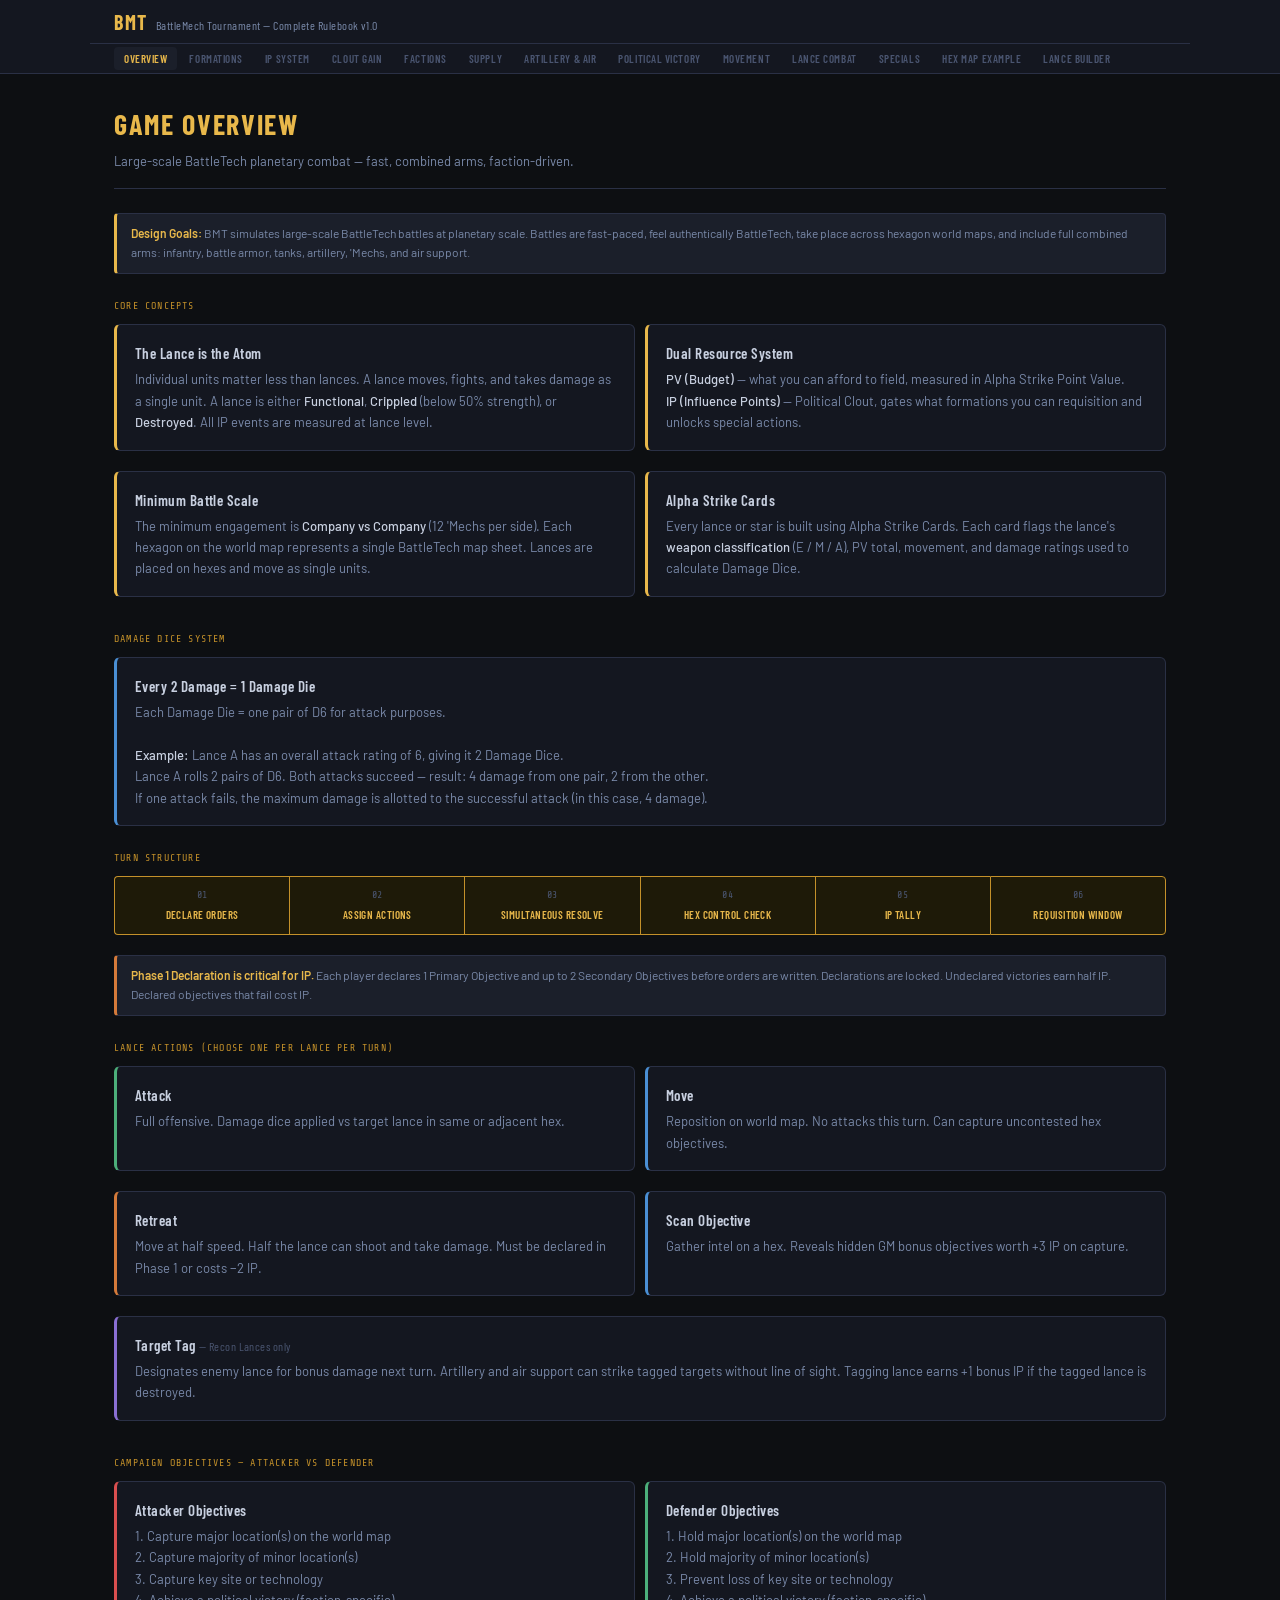
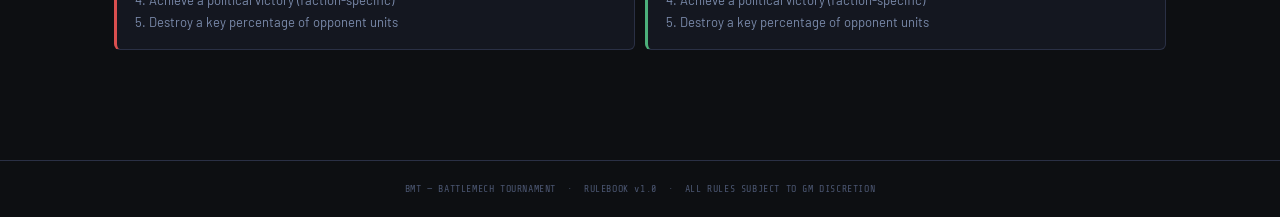
<file: index.html>
<!DOCTYPE html>
<html lang="en">
<head>
<meta charset="UTF-8">
<meta name="viewport" content="width=device-width, initial-scale=1.0">
<title>BMT — BattleMech Tournament Rulebook</title>
<link href="https://fonts.googleapis.com/css2?family=Share+Tech+Mono&family=Barlow:wght@300;400;500;600&family=Barlow+Condensed:wght@400;600;700&display=swap" rel="stylesheet">
<style>
  :root {
    --bg:       #0d0f12;
    --bg2:      #141720;
    --bg3:      #1b1f2a;
    --bg4:      #222738;
    --border:   #2a3045;
    --border2:  #3a4460;
    --text:     #c8d0e0;
    --text2:    #7a8aaa;
    --text3:    #4a5570;
    --accent:   #e8b84b;
    --accent2:  #c4912a;
    --red:      #d94f4f;
    --green:    #4caf7a;
    --blue:     #4a8fd4;
    --purple:   #8a6fd4;
    --teal:     #3ab8a0;
    --orange:   #d47a3a;
    --mono:     'Share Tech Mono', monospace;
    --sans:     'Barlow', sans-serif;
    --cond:     'Barlow Condensed', sans-serif;
  }

  * { box-sizing: border-box; margin: 0; padding: 0; }

  body {
    background: var(--bg);
    color: var(--text);
    font-family: var(--sans);
    font-size: 14px;
    line-height: 1.6;
    min-height: 100vh;
  }

  /* HEADER */
  header {
    background: var(--bg2);
    border-bottom: 1px solid var(--border);
    position: sticky;
    top: 0;
    z-index: 100;
  }

  .header-inner {
    max-width: 1100px;
    margin: 0 auto;
    padding: 0 24px;
    display: flex;
    align-items: center;
    height: 44px;
    border-bottom: 1px solid var(--border);
  }

  .logo {
    font-family: var(--cond);
    font-size: 20px;
    font-weight: 700;
    color: var(--accent);
    letter-spacing: 0.08em;
    white-space: nowrap;
  }

  .logo span { color: var(--text2); font-weight: 400; font-size: 12px; letter-spacing: 0.04em; margin-left: 8px; }

  /* NAV TABS - full width row */
  .nav-row {
    max-width: 1100px;
    margin: 0 auto;
    padding: 3px 24px;
  }
  nav {
    display: flex;
    gap: 2px;
    flex-wrap: wrap;
  }

  .nav-tab {
    font-family: var(--cond);
    font-size: 11px;
    font-weight: 600;
    letter-spacing: 0.05em;
    text-transform: uppercase;
    color: var(--text3);
    padding: 5px 10px;
    border-radius: 4px;
    cursor: pointer;
    white-space: nowrap;
    border: none;
    background: none;
    transition: color 0.15s, background 0.15s;
  }
  .nav-tab:hover { color: var(--text2); background: var(--bg3); }
  .nav-tab.on { color: var(--accent); background: var(--bg3); }

  /* MAIN */
  main {
    max-width: 1100px;
    margin: 0 auto;
    padding: 28px 24px 60px;
  }

  .page { display: none; }
  .page.on { display: block; }

  /* SECTION HEADINGS */
  .page-title {
    font-family: var(--cond);
    font-size: 28px;
    font-weight: 700;
    color: var(--accent);
    letter-spacing: 0.06em;
    text-transform: uppercase;
    margin-bottom: 4px;
  }
  .page-sub {
    font-size: 13px;
    color: var(--text2);
    margin-bottom: 24px;
    border-bottom: 1px solid var(--border);
    padding-bottom: 16px;
  }

  .sec-label {
    font-family: var(--mono);
    font-size: 10px;
    color: var(--accent2);
    letter-spacing: 0.12em;
    text-transform: uppercase;
    margin: 24px 0 10px;
  }

  /* CARDS */
  .card {
    background: var(--bg2);
    border: 1px solid var(--border);
    border-radius: 6px;
    padding: 16px 18px;
    margin-bottom: 10px;
  }
  .card.accent-l { border-left: 3px solid var(--accent); }
  .card.green-l  { border-left: 3px solid var(--green); }
  .card.red-l    { border-left: 3px solid var(--red); }
  .card.blue-l   { border-left: 3px solid var(--blue); }
  .card.purple-l { border-left: 3px solid var(--purple); }
  .card.teal-l   { border-left: 3px solid var(--teal); }
  .card.orange-l { border-left: 3px solid var(--orange); }

  .card-title {
    font-family: var(--cond);
    font-size: 15px;
    font-weight: 600;
    color: var(--text);
    letter-spacing: 0.03em;
    margin-bottom: 4px;
  }
  .card-sub { font-size: 12px; color: var(--text2); margin-bottom: 8px; }
  .card-body { font-size: 13px; color: var(--text2); line-height: 1.65; }
  .card-body strong { color: var(--text); font-weight: 500; }

  /* Collapsible filter card (<details>/<summary> styled to match .card/.card-title) */
  .sb-filter-card summary.card-title { cursor: pointer; margin-bottom: 0; }
  .sb-filter-card[open] summary.card-title { margin-bottom: 10px; }
  .sb-filter-count-chip { font-family: var(--mono); font-size: 10px; font-weight: 400; color: var(--accent); margin-left: 6px; }

  /* GRID LAYOUTS */
  .grid-2 { display: grid; grid-template-columns: 1fr 1fr; gap: 10px; }
  .grid-3 { display: grid; grid-template-columns: 1fr 1fr 1fr; gap: 10px; }
  .grid-4 { display: grid; grid-template-columns: repeat(4, 1fr); gap: 8px; }

  @media (max-width: 700px) {
    .grid-2, .grid-3, .grid-4 { grid-template-columns: 1fr; }
  }

  /* TABLES */
  .tbl-wrap { overflow-x: auto; margin-bottom: 16px; }
  table {
    width: 100%;
    border-collapse: collapse;
    font-size: 12px;
  }
  th {
    font-family: var(--mono);
    font-size: 10px;
    color: var(--text3);
    letter-spacing: 0.08em;
    text-transform: uppercase;
    padding: 8px 10px;
    border-bottom: 1px solid var(--border);
    text-align: left;
    white-space: nowrap;
  }
  td {
    padding: 8px 10px;
    border-bottom: 1px solid var(--border);
    vertical-align: top;
    color: var(--text2);
  }
  tr:last-child td { border-bottom: none; }
  tr:hover td { background: var(--bg3); }
  td strong { color: var(--text); font-weight: 500; }

  /* PILLS */
  .pill {
    display: inline-block;
    font-family: var(--mono);
    font-size: 10px;
    padding: 2px 7px;
    border-radius: 3px;
    margin-right: 4px;
    white-space: nowrap;
    letter-spacing: 0.04em;
  }
  .pill-g  { background: #1a2e20; color: var(--green); border: 1px solid #2a4a30; }
  .pill-r  { background: #2e1a1a; color: var(--red); border: 1px solid #4a2a2a; }
  .pill-b  { background: #1a2238; color: var(--blue); border: 1px solid #2a3858; }
  .pill-p  { background: #221a38; color: var(--purple); border: 1px solid #382a58; }
  .pill-a  { background: #2e2010; color: var(--orange); border: 1px solid #4a3420; }
  .pill-t  { background: #1a2e28; color: var(--teal); border: 1px solid #2a4a3a; }
  .pill-y  { background: #2e2810; color: var(--accent); border: 1px solid #4a4020; }

  /* IP ROW */
  .ip-row {
    display: grid;
    grid-template-columns: 2fr 0.5fr 1.8fr;
    gap: 10px;
    align-items: start;
    padding: 8px 12px;
    border-radius: 4px;
    background: var(--bg2);
    border: 1px solid var(--border);
    margin-bottom: 5px;
    font-size: 12px;
  }
  .ip-row.pos { border-left: 3px solid var(--green); }
  .ip-row.neg { border-left: 3px solid var(--red); }
  .ip-row.spe { border-left: 3px solid var(--purple); }
  .ip-row.warn { border-left: 3px solid var(--orange); }
  .ip-name { font-weight: 500; color: var(--text); }
  .ip-note { font-size: 11px; color: var(--text3); margin-top: 2px; }
  .ip-val { font-family: var(--mono); font-size: 14px; font-weight: 600; text-align: center; padding-top: 2px; }
  .ip-pos-c { color: var(--green); }
  .ip-neg-c { color: var(--red); }
  .ip-spe-c { color: var(--purple); }
  .ip-cond  { font-size: 11px; color: var(--text3); }

  /* TURN TRACK */
  .turn-track {
    display: flex;
    gap: 0;
    margin-bottom: 20px;
  }
  .turn-step {
    flex: 1;
    padding: 10px 6px;
    text-align: center;
    background: var(--bg3);
    border: 1px solid var(--border);
    border-right: none;
    font-family: var(--cond);
    font-size: 11px;
    font-weight: 600;
    color: var(--text2);
    letter-spacing: 0.04em;
    text-transform: uppercase;
  }
  .turn-step:first-child { border-radius: 4px 0 0 4px; }
  .turn-step:last-child  { border-radius: 0 4px 4px 0; border-right: 1px solid var(--border); }
  .turn-step .snum { display: block; font-size: 10px; color: var(--text3); font-weight: 400; margin-bottom: 3px; font-family: var(--mono); }
  .turn-step.hi { color: var(--accent); border-color: var(--accent2); background: #1e1a08; }

  /* FACTION CARDS */
  .faction-card {
    background: var(--bg2);
    border: 1px solid var(--border);
    border-radius: 6px;
    padding: 14px 16px;
    margin-bottom: 10px;
  }
  .faction-header {
    display: flex;
    align-items: center;
    gap: 10px;
    margin-bottom: 12px;
  }
  .faction-badge {
    font-family: var(--mono);
    font-size: 10px;
    letter-spacing: 0.06em;
    padding: 3px 8px;
    border-radius: 3px;
    white-space: nowrap;
    text-transform: uppercase;
  }
  .faction-name { font-family: var(--cond); font-size: 16px; font-weight: 600; color: var(--text); }
  .faction-motto { font-size: 11px; color: var(--text3); font-style: italic; margin-left: auto; text-align: right; max-width: 180px; }
  .faction-grid { display: grid; grid-template-columns: 1fr 1fr; gap: 6px; }
  .fi {
    font-size: 11px;
    padding: 6px 9px;
    border-radius: 4px;
    line-height: 1.5;
  }
  .fi strong { font-weight: 600; display: block; margin-bottom: 2px; font-size: 11px; }
  .fi-g { background: #1a2e20; color: #8acca8; }
  .fi-r { background: #2e1a1a; color: #cc8888; }
  .fi-b { background: #1a2238; color: #88aacc; }
  .fi-p { background: #221a38; color: #aa88cc; }
  .fi-n { background: var(--bg3); color: var(--text2); border: 1px solid var(--border); }

  /* AMMO TRACK */
  .ammo-track { display: flex; align-items: center; gap: 6px; margin: 8px 0; flex-wrap: wrap; }
  .ammo-box {
    width: 30px; height: 30px;
    border-radius: 4px;
    border: 1.5px solid var(--border2);
    display: flex; align-items: center; justify-content: center;
    font-family: var(--mono); font-size: 11px; font-weight: 600; color: var(--text3);
    background: var(--bg3);
  }
  .ammo-box.full { background: #1a2e20; border-color: var(--green); color: var(--green); }
  .ammo-label { font-size: 11px; color: var(--text3); font-family: var(--mono); }

  /* CHAIN / COORD */
  .chain-row { display: flex; align-items: center; gap: 6px; flex-wrap: wrap; margin: 6px 0; }
  .chain-node { padding: 4px 10px; border-radius: 4px; font-size: 11px; font-weight: 600; font-family: var(--mono); letter-spacing: 0.03em; }
  .cn-g  { background: #1a2e20; color: var(--green); }
  .cn-r  { background: #2e1a1a; color: var(--red); }
  .cn-b  { background: #1a2238; color: var(--blue); }
  .cn-p  { background: #221a38; color: var(--purple); }
  .cn-a  { background: #2e2010; color: var(--orange); }
  .chain-arr { color: var(--text3); font-size: 14px; }

  /* NOTE / CALLOUT */
  .callout {
    background: var(--bg3);
    border: 1px solid var(--border);
    border-left: 3px solid var(--accent);
    border-radius: 4px;
    padding: 10px 14px;
    font-size: 12px;
    color: var(--text2);
    margin-bottom: 14px;
    line-height: 1.65;
  }
  .callout strong { color: var(--accent); font-weight: 600; }

  .callout.info  { border-left-color: var(--blue);   }
  .callout.warn  { border-left-color: var(--orange);  }
  .callout.good  { border-left-color: var(--green);   }
  .callout.danger{ border-left-color: var(--red);     }

  /* TIER CARDS */
  .tier-card {
    background: var(--bg2);
    border: 1px solid var(--border);
    border-radius: 6px;
    padding: 14px 16px;
    margin-bottom: 8px;
  }
  .tier-header { display: flex; align-items: center; gap: 10px; margin-bottom: 10px; }
  .tier-badge {
    font-family: var(--mono);
    font-size: 10px;
    font-weight: 600;
    padding: 3px 8px;
    border-radius: 3px;
    letter-spacing: 0.06em;
    text-transform: uppercase;
    white-space: nowrap;
  }
  .tier-name { font-family: var(--cond); font-size: 15px; font-weight: 600; color: var(--text); }
  .tier-ip   { font-family: var(--mono); font-size: 12px; color: var(--text3); margin-left: auto; }
  .tier-grid { display: grid; grid-template-columns: 1fr 1fr; gap: 6px; }
  .ti {
    font-size: 11px; padding: 6px 9px;
    border-radius: 4px; background: var(--bg3);
    border: 1px solid var(--border);
    color: var(--text2); line-height: 1.5;
  }
  .ti strong { font-weight: 600; display: block; color: var(--text); margin-bottom: 2px; font-size: 11px; }

  /* LANCE TYPE CARDS */
  .lance-type-card { background: var(--bg2); border: 1px solid var(--border); border-radius: 6px; padding: 12px 14px; }
  .lance-type-header { display: flex; align-items: center; gap: 8px; margin-bottom: 8px; }
  .lance-badge {
    font-family: var(--cond); font-size: 10px; font-weight: 600;
    padding: 3px 8px; border-radius: 3px; letter-spacing: 0.06em;
    text-transform: uppercase; white-space: nowrap;
  }
  .lance-type-sub { font-size: 11px; color: var(--text3); }
  .lance-slots { display: grid; grid-template-columns: 1fr 1fr; gap: 4px; margin-bottom: 8px; }
  .slot {
    font-size: 10px; font-family: var(--mono); padding: 4px 8px;
    border-radius: 3px; background: var(--bg3); border: 1px solid var(--border); color: var(--text2);
  }
  .slot.filled { border-color: currentColor; font-weight: 700; }
  .slot.empty  { color: var(--text3); text-decoration: line-through; opacity: 0.6; }
  .lance-req-row { display: flex; flex-wrap: wrap; gap: 4px; margin-bottom: 6px; }
  .req-tag { font-size: 10px; padding: 3px 7px; border-radius: 3px; font-family: var(--cond); font-weight: 600; letter-spacing: 0.04em; }
  .req-tag.comp     { background:#1a2238; color:var(--blue); }
  .req-tag.speed    { background:#1a2e20; color:var(--green); }
  .req-tag.role     { background:#2e2010; color:var(--orange); }
  .req-tag.restrict { background:#2e1a1a; color:var(--red); }
  .lance-abilities { margin-top: 6px; display: flex; flex-direction: column; gap: 3px; }
  .lance-abilities.choice {
    background: rgba(255,255,255,0.02); border: 1px dashed var(--border2);
    border-radius: 4px; padding: 4px 6px;
  }
  .lance-choice-label {
    font-size: 9px; text-transform: uppercase; letter-spacing: 0.08em;
    color: var(--text3); margin-top: 6px; margin-bottom: 2px; font-family: var(--cond);
  }
  .lance-ability { font-size: 10px; color: var(--text2); line-height: 1.5; padding: 2px 0; }
  .lance-ability.leader { color: var(--accent); }
  .ab-name { font-family: var(--cond); font-weight: 700; color: var(--text); font-size: 10px; margin-right: 4px; }
  .lance-note { font-size: 10px; color: var(--text3); margin-top: 4px; font-style: italic; }

  /* SCENARIO BOXES */
  .scenario { padding: 10px 12px; border-radius: 4px; background: var(--bg2); border: 1px solid var(--border); font-size: 12px; margin-bottom: 8px; }
  .scenario.yes { border-left: 3px solid var(--green); }
  .scenario.no  { border-left: 3px solid var(--border2); }
  .scenario strong { font-weight: 600; display: block; margin-bottom: 5px; color: var(--text); font-size: 12px; }
  .result-yes { font-family: var(--mono); font-size: 11px; color: var(--green); margin-top: 5px; }
  .result-no  { font-family: var(--mono); font-size: 11px; color: var(--text3); margin-top: 5px; }

  /* STATUS TABLE */
  .status-ok   { color: var(--green); font-weight: 600; font-family: var(--mono); font-size: 11px; }
  .status-warn { color: var(--orange); font-weight: 600; font-family: var(--mono); font-size: 11px; }
  .status-bad  { color: var(--red); font-weight: 600; font-family: var(--mono); font-size: 11px; }
  .status-spe  { color: var(--purple); font-weight: 600; font-family: var(--mono); font-size: 11px; }

  /* EARN PILLS ROW */
  .earn-row { display: flex; flex-wrap: wrap; gap: 6px; margin-bottom: 14px; }
  .earn-pill {
    font-size: 11px;
    padding: 4px 10px;
    border-radius: 20px;
    background: var(--bg3);
    border: 1px solid var(--border);
    color: var(--text2);
    font-family: var(--mono);
    letter-spacing: 0.02em;
  }

  /* PV RANGE */
  .pv-range { font-family: var(--mono); font-size: 12px; }
  .supply-pts { font-family: var(--mono); font-size: 11px; color: var(--green); }
  .row-alt { font-size: 10px; color: var(--text3); font-style: italic; }
  .pv-lo { color: var(--text3); }
  .pv-hi { color: var(--accent); font-weight: 600; }

  /* WEAPON CLASS BADGES */
  .wc-e { font-family: var(--mono); font-size: 11px; padding: 2px 8px; border-radius: 3px; background: #1a2e20; color: var(--green); border: 1px solid #2a4a30; font-weight: 600; letter-spacing: 0.06em; }
  .wc-m { font-family: var(--mono); font-size: 11px; padding: 2px 8px; border-radius: 3px; background: #2e2010; color: var(--orange); border: 1px solid #4a3420; font-weight: 600; letter-spacing: 0.06em; }
  .wc-a { font-family: var(--mono); font-size: 11px; padding: 2px 8px; border-radius: 3px; background: #2e1a1a; color: var(--red); border: 1px solid #4a2a2a; font-weight: 600; letter-spacing: 0.06em; }

  /* PV items */
  .pv-primary { background: #221a38; border: 1px solid #382a58; color: #aa88cc; }
  .pv-alt     { background: var(--bg3); border: 1px solid var(--border); color: var(--text2); }
  .pv-deny    { background: #2e1a1a; border: 1px solid #4a2a2a; color: #cc8888; }
  .pv-bonus   { background: #1a2e20; border: 1px solid #2a4a30; color: #8acca8; }
  .pv-item    { font-size: 11px; padding: 8px 10px; border-radius: 4px; line-height: 1.55; }
  .pv-item strong { font-weight: 600; display: block; margin-bottom: 3px; font-size: 11px; }

  /* divider */
  hr { border: none; border-top: 1px solid var(--border); margin: 24px 0; }

  /* FOOTER */
  footer {
    text-align: center;
    font-family: var(--mono);
    font-size: 10px;
    color: var(--text3);
    letter-spacing: 0.06em;
    padding: 20px;
    border-top: 1px solid var(--border);
    margin-top: 40px;
  }

  /* hex badge */
  .hx { display: inline-flex; align-items: center; justify-content: center; font-size: 10px; font-weight: 600; padding: 3px 8px; border-radius: 3px; font-family: var(--mono); white-space: nowrap; }
  .hx-arty   { background: #2e1a1a; color: var(--red); }
  .hx-spot   { background: #1a2e20; color: var(--green); }
  .hx-supply { background: #1a2238; color: var(--blue); }
  .hx-neutral{ background: var(--bg3); color: var(--text3); border: 1px solid var(--border); }

  /* ── LANCE BUILDER ─────────────────────────────────── */
  .lb-mode-btn {
    background:none; border:none; border-bottom:2px solid transparent;
    color:var(--text2); font-family:var(--cond); font-weight:600; font-size:13px;
    letter-spacing:.05em; padding:8px 14px 10px; cursor:pointer;
  }
  .lb-mode-btn.on { color:var(--accent); border-bottom-color:var(--accent); }
  .lb-mode-btn:hover:not(.on) { color:var(--text); }

  .lb-file-label {
    display:inline-flex; align-items:center; gap:8px; background:var(--bg3);
    border:1px solid var(--border2); border-radius:4px; padding:7px 12px;
    cursor:pointer; font-size:13px; color:var(--text2); white-space:nowrap;
  }
  .lb-file-label:hover { border-color:var(--accent); color:var(--accent); }
  .lb-file-label input[type=file] { display:none; }

  .lb-formation-block { margin-top:18px; }
  .lb-formation-header {
    display:flex; justify-content:space-between; align-items:center;
    background:var(--bg2); border:1px solid var(--border2); border-radius:5px 5px 0 0;
    padding:10px 14px; margin-bottom:0;
  }
  .lb-formation-title { font-family:var(--cond); font-weight:700; font-size:16px; color:var(--text); }
  .lb-formation-meta { font-family:var(--mono); font-size:12px; color:var(--text3); }

  .lb-lances-grid { display:grid; grid-template-columns:repeat(auto-fill,minmax(280px,1fr)); gap:12px; margin-top:14px; }

  .lb-lance-block {
    background:var(--bg2); border:1px solid var(--border); border-radius:5px; overflow:hidden;
  }
  .lb-lance-title {
    background:var(--bg3); border-bottom:1px solid var(--border);
    padding:6px 12px; font-family:var(--cond); font-weight:700; font-size:12px;
    letter-spacing:.06em; text-transform:uppercase; color:var(--text2);
    display:flex; justify-content:space-between; align-items:center;
  }
  .lb-lance-pv { font-family:var(--mono); font-size:11px; color:var(--accent); }
  .lb-unit-row {
    display:flex; align-items:center; gap:8px; padding:7px 12px;
    border-bottom:1px solid var(--border); font-size:12px;
  }
  .lb-unit-row:last-of-type { border-bottom:none; }
  .lb-unit-name { flex:1; font-weight:500; color:var(--text); }
  .lb-unit-name small { display:block; font-size:10px; color:var(--text3); }
  .lb-unit-dmg { font-family:var(--mono); font-size:10px; color:var(--text3); }
  .lb-unresolved { color:var(--red); font-size:11px; font-style:italic; padding:6px 12px; }
  .lb-lance-analysis { padding:5px 12px 8px; font-size:10px; color:var(--text3); border-top:1px solid var(--border); }
  .lb-layout { display:grid; grid-template-columns:1fr 340px; gap:16px; align-items:start; }
  @media(max-width:800px){ .lb-layout { grid-template-columns:1fr; } }

  .lb-search-form { display:flex; flex-wrap:wrap; gap:8px; margin-bottom:14px; }
  .lb-search-form input, .lb-search-form select {
    background:var(--bg3); border:1px solid var(--border2); color:var(--text);
    font-family:var(--sans); font-size:13px; padding:7px 10px; border-radius:4px;
    flex:1 1 160px;
  }
  .lb-search-form input:focus, .lb-search-form select:focus { outline:none; border-color:var(--accent); }
  .lb-btn {
    background:var(--accent); color:#000; font-family:var(--cond); font-weight:700;
    font-size:13px; letter-spacing:.06em; border:none; border-radius:4px;
    padding:7px 18px; cursor:pointer; white-space:nowrap;
  }
  .lb-btn:hover { background:var(--accent2); }
  .lb-btn-sm {
    background:var(--bg4); color:var(--text2); font-family:var(--cond); font-weight:600;
    font-size:11px; letter-spacing:.04em; border:1px solid var(--border2);
    border-radius:3px; padding:3px 9px; cursor:pointer;
  }
  .lb-btn-sm:hover { border-color:var(--accent); color:var(--accent); }
  .lb-btn-rm { color:var(--red); border-color:#3a2020; }
  .lb-btn-rm:hover { border-color:var(--red); background:var(--bg3); }

  .lb-status { font-size:12px; color:var(--text3); margin-bottom:10px; min-height:18px; }
  .lb-status.err { color:var(--red); }

  /* results list */
  .lb-results { max-height:480px; overflow-y:auto; border:1px solid var(--border); border-radius:5px; }
  .lb-result-row {
    display:flex; align-items:center; gap:10px; padding:8px 12px;
    border-bottom:1px solid var(--border); cursor:default;
  }
  .lb-result-row:last-child { border-bottom:none; }
  .lb-result-row:hover { background:var(--bg3); }
  .lb-rname { flex:1; font-size:13px; font-weight:500; color:var(--text); }
  .lb-rname small { display:block; font-size:10px; color:var(--text3); font-weight:400; }
  .lb-rpill {
    font-family:var(--mono); font-size:10px; padding:2px 6px; border-radius:3px;
    white-space:nowrap;
  }
  .lb-rpill.sz1 { background:#1a2238; color:var(--blue); }
  .lb-rpill.sz2 { background:#1a2e20; color:var(--green); }
  .lb-rpill.sz3 { background:#2e2010; color:var(--orange); }
  .lb-rpill.sz4 { background:#2e1a1a; color:var(--red); }
  .lb-rpv { font-family:var(--mono); font-size:12px; color:var(--accent); min-width:36px; text-align:right; }

  /* multi-lance roster groups in search tab */
  .lb-lance-group { margin-bottom:14px; }
  .lb-lance-group-hdr {
    background:var(--bg3); border:1px solid var(--border); border-bottom:none;
    border-radius:5px 5px 0 0; padding:5px 8px;
    font-family:var(--cond); font-weight:700; font-size:11px;
    letter-spacing:.06em; text-transform:uppercase; color:var(--text2);
    display:flex; gap:6px; align-items:center; flex-wrap:wrap;
  }
  .lb-lance-group .lb-slot { border-radius:0; border-top:none; }
  .lb-lance-group .lb-slot:last-of-type { border-radius:0; }
  .lb-lance-group-footer { border-radius:0 0 5px 5px; border:1px solid var(--border); border-top:none; overflow:hidden; }
  .lb-lance-pv-sm { font-family:var(--mono); font-size:11px; color:var(--accent); font-weight:400; white-space:nowrap; margin-left:auto; }
  .lb-slot-cmd { border-left:3px solid var(--accent) !important; }
  .lb-btn-cmd { color:var(--accent) !important; border-color:var(--accent) !important; }
  .lb-lance-abilities-bar {
    background:#1c1a0d; border:1px solid var(--border); border-top:none;
    padding:5px 10px; font-size:10px; color:var(--orange);
  }
  .lb-lw-tag { font-weight:700; }
  .lb-lw-desc { color:var(--text3); font-size:9px; margin-left:4px; }
  .lb-lance-analysis-bar {
    background:var(--bg2); border:1px solid var(--border); border-top:none;
    border-radius:0 0 5px 5px; padding:5px 10px;
  }

  /* AS card in roster */
  .lb-roster { display:flex; flex-direction:column; gap:0; }
  .lb-owned-table { display:grid; grid-template-columns:repeat(2,minmax(0,1fr)); gap:12px; margin-top:12px; }
  .lb-owned-toolbar { display:grid; grid-template-columns:auto minmax(220px,1fr); gap:10px; align-items:center; margin-bottom:10px; }
  .lb-owned-toolbar select {
    background:var(--bg2); border:1px solid var(--border2); color:var(--text); border-radius:4px;
    padding:8px 10px; font-size:12px; min-height:38px;
  }
  .lb-owned-actions { display:flex; gap:8px; flex-wrap:wrap; justify-content:flex-end; }
  .lb-owned-counters { display:flex; flex-wrap:wrap; gap:8px; margin:10px 0; }
  .lb-owned-counter {
    background:var(--bg2); border:1px solid var(--border); border-radius:5px; padding:7px 10px;
    font-family:var(--mono); font-size:11px; color:var(--text2);
  }
  .lb-owned-counter strong { color:var(--accent); font-weight:700; }
  .lb-owned-counter.ok strong { color:var(--green); }
  .lb-owned-counter.warn strong { color:var(--orange); }
  .lb-owned-counter.bad strong { color:var(--red); }
  .lb-owned-row {
    display:grid; grid-template-columns:28px minmax(150px,1fr) 154px 64px;
    gap:10px; align-items:start; padding:10px; background:var(--bg2); border:1px solid var(--border); border-radius:6px;
    font-size:12px;
  }
  .lb-owned-head { display:none; }
  .lb-owned-title { font-weight:700; color:var(--text); }
  .lb-owned-title small, .lb-owned-match small { display:block; color:var(--text3); font-size:10px; margin-top:2px; }
  .lb-owned-main { min-width:0; display:flex; flex-direction:column; gap:8px; }
  .lb-owned-match { min-width:0; }
  .lb-owned-match select { width:100%; background:var(--bg3); color:var(--text); border:1px solid var(--border); border-radius:4px; padding:4px 6px; font-size:11px; }
  .lb-owned-unit-faction select { width:100%; background:var(--bg3); color:var(--text); border:1px solid var(--border); border-radius:4px; padding:4px 6px; font-size:11px; }
  .lb-owned-meta { display:flex; align-items:center; flex-wrap:wrap; gap:6px; }
  .lb-owned-unit-actions { display:flex; flex-wrap:wrap; gap:6px; margin-top:2px; }
  .lb-owned-unit-actions .lb-btn-sm { text-decoration:none; display:inline-flex; align-items:center; justify-content:center; }
  .lb-owned-card-actions { display:flex; gap:6px; margin-top:6px; }
  .lb-owned-card-actions .lb-btn-sm { flex:1; text-decoration:none; display:inline-flex; align-items:center; justify-content:center; }
  .lb-owned-state { font-family:var(--mono); font-size:10px; text-transform:uppercase; }
  .lb-owned-state.matched { color:var(--green); }
  .lb-owned-state.ambiguous { color:var(--orange); }
  .lb-owned-state.unmatched { color:var(--red); }
  .lb-owned-card-img { width:144px; max-height:198px; object-fit:contain; display:block; border:1px solid var(--border); border-radius:4px; background:#0b0f17; }
  .lb-owned-delete { background:var(--red); color:#fff; border:none; border-radius:4px; font-family:var(--cond); font-size:11px; font-weight:700; padding:6px 8px; cursor:pointer; }
  .lb-owned-pool {
    border:1px solid var(--teal); border-radius:6px; background:#071719; margin-bottom:12px; overflow:hidden;
  }
  .lb-owned-pool-head { display:flex; align-items:center; justify-content:space-between; gap:8px; padding:8px 10px; border-bottom:1px solid rgba(90,220,210,.35); }
  .lb-owned-pool-title { font-family:var(--cond); font-weight:700; color:var(--teal); text-transform:uppercase; letter-spacing:.05em; }
  .lb-owned-pool-row { display:grid; grid-template-columns:1fr 70px auto; gap:8px; align-items:center; padding:8px 10px; border-bottom:1px solid rgba(90,220,210,.18); }
  .lb-owned-pool-row:last-child { border-bottom:none; }
  @media (max-width:900px) {
    .lb-owned-toolbar { grid-template-columns:1fr; }
    .lb-owned-actions { justify-content:flex-start; }
    .lb-owned-table { grid-template-columns:1fr; }
    .lb-owned-row { grid-template-columns:28px 1fr; }
    .lb-owned-row > span, .lb-owned-row > div, .lb-owned-row > a { min-width:0; }
    .lb-owned-card-cell { grid-column:1/-1; padding-left:38px; }
  }
  .lb-slot {
    background:var(--bg2); border:1px solid var(--border); border-radius:5px; padding:10px 12px;
    min-height:72px; display:flex; align-items:center; justify-content:center;
    color:var(--text3); font-size:12px; font-style:italic;
  }
  .lb-slot.filled { display:block; }
  .lb-card-header {
    display:flex; justify-content:space-between; align-items:flex-start; margin-bottom:6px;
  }
  .lb-card-name { font-family:var(--cond); font-weight:700; font-size:14px; color:var(--text); }
  .lb-card-sub { font-size:10px; color:var(--text3); margin-top:1px; }
  .lb-card-pv { font-family:var(--mono); font-size:16px; color:var(--accent); font-weight:700; }
  .lb-card-stats {
    display:grid; grid-template-columns:1fr 1fr 1fr; gap:4px; margin:6px 0;
    font-family:var(--mono); font-size:11px;
  }
  .lb-stat { background:var(--bg3); border:1px solid var(--border); border-radius:3px; padding:3px 6px; }
  .lb-stat-lbl { font-size:9px; color:var(--text3); text-transform:uppercase; letter-spacing:.06em; }
  .lb-stat-val { color:var(--text); font-size:12px; }
  .lb-card-abilities { font-size:10px; color:var(--teal); margin-top:4px; font-family:var(--mono); }
  .lb-card-footer { display:flex; justify-content:space-between; align-items:center; margin-top:6px; }

  /* lance totals + analysis */
  .lb-totals {
    background:var(--bg3); border:1px solid var(--border2); border-radius:5px;
    padding:10px 14px; margin-top:6px;
    display:flex; justify-content:space-between; font-family:var(--mono); font-size:13px;
  }
  .lb-totals-pv { color:var(--accent); }
  .lb-totals-sp { color:var(--green); }

  .lb-analysis { margin-top:14px; }
  .lb-analysis-row {
    display:flex; align-items:center; gap:8px; padding:6px 10px;
    border-radius:4px; margin-bottom:4px; font-size:12px;
    background:var(--bg2); border:1px solid var(--border);
  }
  .lb-a-label { font-family:var(--cond); font-weight:700; font-size:11px; letter-spacing:.06em;
    text-transform:uppercase; min-width:140px; color:var(--text2); }
  .lb-a-ok  { color:var(--green); }
  .lb-a-no  { color:var(--text3); }
  .lb-a-warn{ color:var(--orange); }
  .lb-comp-bar { display:flex; gap:4px; flex-wrap:wrap; }
  .lb-comp-pip {
    font-size:10px; font-family:var(--mono); padding:2px 7px; border-radius:3px;
  }
  .lb-unit-select {
    background:var(--bg3); border:1px solid var(--border); color:var(--text);
    font-size:11px; border-radius:3px; padding:2px 4px; max-width:170px; width:100%;
    cursor:pointer;
  }
  .lb-unit-select:focus { outline:none; border-color:var(--accent); }
  .lb-replan-bar {
    display:none; align-items:center; gap:10px; margin-bottom:10px;
    background:var(--bg2); border:1px solid var(--orange); border-radius:5px; padding:8px 12px;
  }
  .lb-replan-btn {
    background:var(--orange); color:#000; border:none; border-radius:4px;
    padding:5px 14px; font-family:var(--cond); font-weight:700; font-size:13px;
    cursor:pointer; letter-spacing:.04em; white-space:nowrap;
  }
  .lb-replan-btn:hover { opacity:.85; }
  .lb-changed-note { font-size:11px; color:var(--orange); }
  .lb-special-badge {
    display:inline-block; font-size:10px; font-family:var(--mono); padding:2px 7px;
    border-radius:3px; background:#122828; color:var(--teal); border:1px solid #1e4040;
    margin-left:6px; vertical-align:middle;
  }
  /* pip tracks */
  .lb-pip-track { display:flex; flex-wrap:wrap; align-items:center; gap:2px; margin-top:3px; }
  .lb-pip-label { font-size:8px; font-family:var(--mono); color:var(--text3); text-transform:uppercase; width:10px; flex-shrink:0; }
  .lb-pip {
    width:9px; height:9px; border-radius:50%; border:1.5px solid; cursor:pointer;
    display:inline-block; flex-shrink:0; transition:background .1s;
  }
  .lb-pip.armor   { border-color:var(--orange); background:transparent; }
  .lb-pip.armor.hit   { background:var(--orange); opacity:.45; }
  .lb-pip.internal    { border-color:var(--red);    background:transparent; }
  .lb-pip.internal.hit{ background:var(--red);    opacity:.45; }
  /* lance stats bar */
  .lb-lance-stats {
    display:grid; grid-template-columns:1fr 1fr 1fr; gap:6px;
    padding:7px 12px 8px; border-top:1px solid var(--border);
  }
  .lb-lstat-group { display:flex; flex-direction:column; gap:2px; }
  .lb-lstat-title { font-size:9px; color:var(--text3); text-transform:uppercase; letter-spacing:.06em; }
  .lb-lstat-val { font-family:var(--mono); font-size:13px; font-weight:700; color:var(--text); }
  .lb-lstat-dmg {
    display:flex; align-items:baseline; gap:4px; white-space:nowrap;
    font-family:var(--mono);
  }
  .lb-dmg-lbl { font-size:9px; color:var(--text3); }
  .lb-dmg-num { font-size:14px; font-weight:700; color:var(--accent); }
  .lb-skill-sel, .lb-lance-type-sel {
    background:var(--bg3); border:1px solid var(--border); color:var(--text);
    font-size:11px; border-radius:3px; padding:2px 4px; width:100%; cursor:pointer;
  }
  .lb-skill-sel:focus, .lb-lance-type-sel:focus { outline:none; border-color:var(--accent); }
  /* unit abilities */
  .lb-unit-abil { font-size:9px; color:var(--teal); font-family:var(--mono); margin-top:2px; word-break:break-word; line-height:1.4; }
  /* drag-and-drop */
  .lb-unit-row[draggable="true"] { cursor:grab; }
  .lb-unit-row.lb-drag-over  { outline:2px dashed var(--accent); background:var(--bg3); }
  .lb-unit-row.lb-dragging   { opacity:.35; }
  /* commander */
  .lb-cmd-btn { background:none; border:1px solid var(--border); border-radius:3px; color:var(--text3); font-size:11px; cursor:pointer; padding:1px 6px; white-space:nowrap; }
  .lb-cmd-btn.active { border-color:gold; color:gold; background:#1c1600; }
  .lb-cmd-badge { font-size:9px; color:gold; font-family:var(--cond); font-weight:700; letter-spacing:.04em; margin-right:2px; }
  .lb-card-link { font-size:13px; text-decoration:none; opacity:0.55; margin-top:2px; line-height:1; cursor:pointer; }
  .lb-card-link:hover { opacity:1; }
  .lb-cmd-pick { margin-top:3px; display:flex; align-items:center; gap:4px; flex-wrap:wrap; }
  .lb-cmd-pick select { background:var(--bg3); border:1px solid gold; color:var(--text); font-size:10px; border-radius:3px; padding:1px 4px; cursor:pointer; }
  .lb-cmd-abil-label { font-size:9px; color:gold; font-family:var(--mono); }

  /* ── SKIRMISH BUILDER ────────────────────────────────── */
  .sb-layout { display:grid; grid-template-columns:1fr 320px; gap:16px; margin-top:12px; }
  .sb-browse-controls { display:flex; flex-wrap:wrap; gap:8px; margin-bottom:8px; align-items:flex-end; }
  /* Grouped filter bar */
  .sb-filter-bar { display:flex; flex-wrap:wrap; align-items:flex-end; gap:9px 16px;
    margin-bottom:10px; padding:11px 13px; background:var(--bg2); border:1px solid var(--border); border-radius:6px; }
  .sb-fgroup { display:flex; flex-direction:column; gap:4px; }
  .sb-fgroup-grow { flex:1 1 150px; min-width:120px; }
  .sb-fg-label { font-size:9px; font-family:var(--cond); font-weight:700; letter-spacing:.08em;
    text-transform:uppercase; color:var(--text3); white-space:nowrap; }
  .sb-fg-range { display:flex; align-items:center; gap:4px; }
  .sb-fg-dash { color:var(--text3); font-size:11px; }
  .sb-filter-bar input[type=text], .sb-filter-bar input[type=number], .sb-filter-bar select {
    background:var(--bg3); color:var(--text); border:1px solid var(--border2); border-radius:4px;
    padding:0 8px; height:28px; font-size:11px; font-family:var(--sans); box-sizing:border-box; }
  .sb-filter-bar input[type=text] { width:100%; }
  .sb-filter-bar select { padding-right:4px; min-width:74px; }
  .sb-filter-bar input[type=number] { width:52px; text-align:center;
    -moz-appearance:textfield; appearance:textfield; }
  .sb-filter-bar input[type=number]::-webkit-outer-spin-button,
  .sb-filter-bar input[type=number]::-webkit-inner-spin-button { -webkit-appearance:none; margin:0; }
  .sb-fg-range .sb-fg-dmg { width:40px; }
  .sb-fg-check { display:flex; align-items:center; gap:5px; height:28px; font-size:11px;
    color:var(--text2); cursor:pointer; white-space:nowrap; }
  /* Abilities multi-select */
  .sb-abil-mode { font-size:8px; color:var(--accent); cursor:pointer; margin-left:5px; letter-spacing:0;
    text-transform:none; border:1px solid var(--border2); border-radius:3px; padding:0 4px; }
  .sb-abil-mode:hover { color:var(--text); border-color:var(--accent); }
  .sb-abil-btn { text-align:left; background:var(--bg3); color:var(--text); border:1px solid var(--border2);
    border-radius:4px; height:28px; padding:0 8px; font-size:11px; font-family:var(--sans); cursor:pointer;
    width:100%; box-sizing:border-box; white-space:nowrap; overflow:hidden; text-overflow:ellipsis; }
  .sb-abil-btn:hover { border-color:var(--accent); }
  .sb-abil-menu { position:absolute; top:100%; left:0; z-index:20; margin-top:3px; width:230px; max-width:80vw;
    background:var(--bg2); border:1px solid var(--border2); border-radius:5px; box-shadow:0 6px 18px rgba(0,0,0,.4);
    padding:6px; }
  .sb-abil-search { width:100%; box-sizing:border-box; background:var(--bg3); color:var(--text);
    border:1px solid var(--border); border-radius:4px; height:26px; padding:0 7px; font-size:11px; margin-bottom:5px; }
  .sb-abil-list { max-height:220px; overflow-y:auto; display:flex; flex-direction:column; gap:1px; }
  .sb-abil-opt { display:flex; align-items:center; gap:6px; padding:3px 5px; font-size:11px; color:var(--text);
    border-radius:3px; cursor:pointer; white-space:nowrap; }
  .sb-abil-opt:hover { background:var(--bg3); }
  .sb-abil-opt input { margin:0; cursor:pointer; }
  .sb-abil-opt .sb-abil-n { margin-left:auto; font-family:var(--mono); font-size:9px; color:var(--text3); }
  .sb-abil-foot { display:flex; align-items:center; justify-content:space-between; margin-top:5px;
    padding-top:5px; border-top:1px solid var(--border); font-size:10px; color:var(--text3); }
  .sb-abil-foot button { background:var(--bg4); color:var(--text2); border:1px solid var(--border2);
    border-radius:3px; padding:2px 9px; font-size:10px; cursor:pointer; }
  .sb-abil-foot button:hover { background:var(--red); color:#fff; border-color:var(--red); }
  .sb-fgroup-actions { margin-left:auto; }
  .sb-clear-btn { height:28px; background:var(--bg4); border:1px solid var(--border2); color:var(--text2);
    border-radius:4px; padding:0 13px; font-size:11px; cursor:pointer; white-space:nowrap; }
  .sb-clear-btn:hover { background:var(--red); color:#fff; border-color:var(--red); }
  .sb-debug-btn { background:none; border:1px solid var(--border2); color:var(--text3); border-radius:4px;
    padding:1px 7px; font-size:10px; cursor:pointer; margin-left:auto; }
  .sb-debug-btn:hover { color:var(--text2); border-color:var(--accent); }
  .sb-debug-out { width:100%; box-sizing:border-box; height:220px; margin-bottom:8px; background:var(--bg1);
    color:var(--teal); border:1px solid var(--border2); border-radius:5px; font-family:var(--mono);
    font-size:10px; padding:8px; white-space:pre; overflow:auto; }
  .sb-type-tabs { display:flex; flex-wrap:wrap; gap:4px; margin-bottom:8px; }
  .sb-type-tab { background:var(--bg3); color:var(--text2); border:1px solid var(--border); border-radius:5px;
    padding:5px 11px; font-size:11px; font-family:var(--cond); font-weight:700; letter-spacing:.04em;
    cursor:pointer; white-space:nowrap; display:flex; align-items:center; gap:6px; }
  .sb-type-tab:hover { color:var(--text); border-color:var(--border2); }
  .sb-type-tab.on { background:var(--accent); color:#000; border-color:var(--accent); }
  .sb-type-tab .sb-tt-count { font-family:var(--mono); font-size:9px; font-weight:400; padding:0 5px;
    border-radius:8px; background:rgba(0,0,0,.22); }
  .sb-type-tab.on .sb-tt-count { background:rgba(0,0,0,.28); color:#000; }
  .sb-type-tab .sb-tt-owned { font-size:9px; font-weight:400; color:var(--green); }
  .sb-type-tab.on .sb-tt-owned { color:#0a3a12; }
  .sb-table-wrap { overflow-x:auto; max-height:64vh; overflow-y:auto; border:1px solid var(--border); border-radius:5px; }
  .sb-table { width:100%; border-collapse:collapse; font-size:11px; }
  .sb-table thead { position:sticky; top:0; z-index:2; background:var(--bg3); }
  .sb-table th { padding:5px 8px; text-align:left; font-family:var(--cond); font-size:10px; font-weight:700;
    letter-spacing:.06em; text-transform:uppercase; color:var(--text2); border-bottom:1px solid var(--border);
    white-space:nowrap; cursor:pointer; user-select:none; }
  .sb-table th:hover { color:var(--text); }
  .sb-table .sort-asc::after  { content:' ↑'; color:var(--accent); }
  .sb-table .sort-desc::after { content:' ↓'; color:var(--accent); }
  .sb-table th.sb-th-dmg { cursor:default; }
  .sb-table th.sb-th-dmg:hover { color:var(--text2); }
  .sb-table th.sb-th-dmg span[data-sk] { cursor:pointer; color:var(--text2); }
  .sb-table th.sb-th-dmg span[data-sk]:hover { color:var(--text); }
  .sb-table th.sb-th-dmg .sb-th-slash { color:var(--text3); }
  .sb-table td { padding:4px 8px; border-bottom:1px solid var(--border); vertical-align:middle; }
  .sb-table tr:last-child td { border-bottom:none; }
  .sb-group-row td { background:var(--bg4); color:var(--accent); font-family:var(--cond);
    font-size:10px; font-weight:700; letter-spacing:.09em; text-transform:uppercase;
    padding:5px 8px; border-top:1px solid var(--border2); border-bottom:1px solid var(--border2); }
  .sb-group-count { display:inline-block; margin-left:7px; padding:0 6px; border-radius:8px;
    background:var(--bg2); color:var(--text2); font-family:var(--mono); font-size:9px; font-weight:400; }
  .sb-group-owned { margin-left:7px; color:var(--green); font-size:9px; font-weight:400; letter-spacing:.04em; }
  .sb-table tr.sb-row { cursor:pointer; }
  .sb-table tr.sb-row:hover td { background:var(--bg3); }
  .sb-table tr.sb-row.in-force td { opacity:.5; cursor:default; }
  .sb-table tr.sb-row.in-force:hover td { background:inherit; }
  .sb-col-name { font-weight:600; color:var(--text); min-width:120px; }
  .sb-col-name small { display:block; font-size:9px; color:var(--text3); font-weight:400; }
  .sb-col-pv { font-family:var(--mono); color:var(--accent); text-align:right; white-space:nowrap; }
  .sb-col-dmg { font-family:var(--mono); color:var(--text2); white-space:nowrap; }
  .sb-col-abil { font-family:var(--mono); font-size:9px; color:var(--teal); max-width:160px;
    white-space:nowrap; overflow:hidden; text-overflow:ellipsis; }
  .sb-col-add { text-align:center; width:32px; }
  .sb-add-btn { background:var(--bg4); border:1px solid var(--border2); color:var(--accent); border-radius:3px;
    font-size:13px; line-height:1; padding:1px 6px; cursor:pointer; font-weight:700; }
  .sb-add-btn:hover { background:var(--accent); color:#000; border-color:var(--accent); }
  .sb-owned-dot { display:inline-block; width:7px; height:7px; border-radius:50%; background:var(--green);
    margin-right:4px; flex-shrink:0; vertical-align:middle; }
  .sb-force-panel { display:flex; flex-direction:column; gap:8px; position:sticky; top:52px; }
  .sb-pv-meter { background:var(--bg2); border:1px solid var(--border); border-radius:6px; padding:10px 12px; }
  .sb-pv-row { display:flex; justify-content:space-between; align-items:center; gap:6px; }
  .sb-pv-label { font-size:11px; color:var(--text2); }
  .sb-pv-value { font-family:var(--mono); font-size:18px; color:var(--accent); }
  .sb-pv-limit-wrap { display:flex; align-items:center; gap:3px; font-size:11px; color:var(--text2); }
  .sb-pv-limit { width:52px; background:var(--bg3); color:var(--accent); border:1px solid var(--border2);
    border-radius:3px; font-family:var(--mono); font-size:14px; text-align:center; padding:1px 4px; }
  .sb-pv-bar-track { background:var(--bg3); border-radius:3px; height:7px; margin-top:6px; overflow:hidden; }
  .sb-pv-bar-fill { height:100%; border-radius:3px; transition:width .3s, background .3s; }
  .sb-rules-bar { display:flex; flex-wrap:wrap; gap:5px; margin-top:8px; }
  .sb-rule { font-size:10px; font-family:var(--mono); padding:2px 7px; border-radius:3px; background:var(--bg3); border:1px solid var(--border); }
  .sb-rule.ok   { border-color:var(--green);  color:var(--green); }
  .sb-rule.warn { border-color:var(--orange); color:var(--orange); }
  .sb-rule.bad  { border-color:var(--red);    color:var(--red); }
  .sb-dmg-totals { display:flex; flex-wrap:wrap; gap:5px; margin-top:8px; }
  .sb-abil-totals { display:flex; flex-wrap:wrap; gap:3px; margin-top:8px; }
  .sb-abil-pill { font-size:9px; font-family:var(--cond); font-weight:700; letter-spacing:.03em;
    color:var(--teal); background:rgba(58,184,160,.12); border:1px solid var(--teal); border-radius:3px; padding:1px 6px; }
  .sb-force-list { display:flex; flex-direction:column; gap:3px; max-height:52vh; overflow-y:auto; }
  .sb-force-unit { background:var(--bg2); border:1px solid var(--border); border-radius:4px; padding:5px 8px; display:flex; align-items:center; gap:5px; }
  .sb-force-unit.lb-drag-over { outline:2px dashed var(--accent); background:var(--bg3); }
  .sb-force-unit.lb-dragging  { opacity:.35; }
  .sb-force-name { flex:1; min-width:0; font-size:11px; font-weight:600; }
  .sb-force-name small { display:block; font-size:9px; color:var(--teal); font-family:var(--mono); white-space:nowrap; overflow:hidden; text-overflow:ellipsis; }
  .sb-force-pv { font-family:var(--mono); font-size:11px; color:var(--accent); white-space:nowrap; flex-shrink:0; }
  .sb-force-remove { background:none; border:none; color:var(--red); cursor:pointer; font-size:13px; padding:0 3px; line-height:1; flex-shrink:0; }
  .sb-force-remove:hover { color:#ff6666; }
  .sb-skill-sel { font-size:10px; background:var(--bg3); color:var(--text); border:1px solid var(--border); border-radius:3px; padding:2px 3px; flex-shrink:0; }
  .sb-empty-hint { font-size:11px; color:var(--text3); text-align:center; padding:18px 0; }
  /* Lance / Star grouping in the force panel */
  .sb-lance-group { border:1px solid var(--border); border-radius:5px; padding:6px; margin-bottom:8px; background:var(--bg1); }
  .sb-lance-head { display:flex; align-items:baseline; justify-content:space-between; margin-bottom:4px; }
  .sb-lance-title { font-family:var(--cond); font-weight:700; font-size:12px; letter-spacing:.05em; text-transform:uppercase; color:var(--text); }
  .sb-lance-title .sb-lance-sub { font-size:9px; color:var(--text3); font-weight:400; margin-left:5px; letter-spacing:0; text-transform:none; }
  .sb-lance-pv { font-family:var(--mono); font-size:11px; color:var(--accent); }
  .sb-lance-spec-sel { width:100%; font-size:10px; background:var(--bg3); color:var(--text); border:1px solid var(--border2); border-radius:3px; padding:3px 4px; margin-bottom:5px; }
  .sb-lance-group .sb-force-unit { margin-bottom:3px; }
  .sb-lance-group .sb-force-unit:last-child { margin-bottom:0; }
  @media(max-width:900px) { .sb-layout { grid-template-columns:1fr; } .sb-force-panel { position:static; } }

  /* ── My Collection tab ──────────────────────────────────────────── */
  .sb-subtabs { display:flex; gap:8px; margin-bottom:14px; border-bottom:1px solid var(--border); }
  .sb-coll-btn { background:var(--bg4); border:1px solid var(--border2); color:var(--text); border-radius:3px;
    font-size:12px; line-height:1; padding:1px 7px; cursor:pointer; }
  .sb-coll-btn:hover { background:var(--accent); color:#000; border-color:var(--accent); }
  .sb-coll-btn.sb-coll-del { color:var(--red); }
  .sb-coll-btn.sb-coll-del:hover { background:var(--red); color:#fff; border-color:var(--red); }
  .sb-coll-n { display:inline-block; min-width:22px; text-align:center; font-family:var(--mono); font-size:12px; }
  .sb-mini-thumb { width:28px; height:28px; object-fit:contain; border-radius:3px; background:var(--bg3);
    border:1px solid var(--border2); display:block; flex-shrink:0; cursor:zoom-in; }
  .sb-mini-thumb:hover { border-color:var(--accent); }
  /* Click-to-enlarge image popup, built on demand by sbOpenLightbox() */
  .sb-lightbox { display:none; position:fixed; inset:0; z-index:1000; padding:40px;
    background:rgba(0,0,0,.85); align-items:center; justify-content:center; }
  .sb-lightbox.open { display:flex; }
  .sb-lightbox-inner { position:relative; display:flex; flex-direction:column; align-items:center;
    max-width:90vw; max-height:90vh; }
  .sb-lightbox-inner img { max-width:90vw; max-height:80vh; object-fit:contain; border-radius:6px;
    background:var(--bg2); box-shadow:0 10px 40px rgba(0,0,0,.6); }
  .sb-lightbox-label { margin-top:12px; color:#fff; font-family:var(--cond); font-size:15px;
    letter-spacing:.03em; text-align:center; }
  .sb-lightbox-close { position:absolute; top:-34px; right:-8px; background:none; border:none;
    color:#fff; font-size:24px; line-height:1; padding:4px 8px; cursor:pointer; }
  .sb-lightbox-close:hover { color:var(--accent); }
  /* Pack contents preview under the Add Pack dropdown */
  #sb-pack-preview { border:1px solid var(--border); border-radius:5px; background:var(--bg1);
    max-height:260px; overflow-y:auto; font-size:11px; }
  .sb-preview-head { position:sticky; top:0; background:var(--bg3); color:var(--text2); font-family:var(--cond);
    font-size:10px; font-weight:700; letter-spacing:.06em; text-transform:uppercase; padding:5px 10px;
    border-bottom:1px solid var(--border); }
  .sb-preview-row { display:flex; align-items:baseline; gap:10px; padding:4px 10px; border-bottom:1px solid var(--border); }
  .sb-preview-row:last-child { border-bottom:none; }
  .sb-preview-name { flex:1 1 auto; min-width:0; color:var(--text); font-weight:600; }
  .sb-preview-models { color:var(--text3); font-weight:400; font-size:10px; }
  .sb-preview-base { flex-shrink:0; color:var(--text3); font-family:var(--mono); font-size:10px; }
  .sb-preview-owned { flex-shrink:0; color:var(--text3); font-size:10px; min-width:70px; text-align:right; }
  .sb-preview-owned.is-owned { color:var(--green); font-weight:600; }
  /* Complete Your Set */
  .sb-cys-owned { color:var(--green); font-weight:600; }
  .sb-cys-miss { color:var(--red); font-weight:600; }
  .sb-cys-missing-row td { background:color-mix(in srgb, var(--red) 6%, transparent); }
  .sb-cys-suggest-head { font-family:var(--cond); font-size:10px; font-weight:700; letter-spacing:.06em;
    text-transform:uppercase; color:var(--text2); margin-bottom:6px; }
  .sb-cys-suggest-list { border:1px solid var(--border); border-radius:5px; background:var(--bg1);
    margin-bottom:12px; max-height:200px; overflow-y:auto; }
  .sb-cys-suggest-row { display:flex; justify-content:space-between; gap:10px; padding:5px 10px 0;
    font-size:12px; }
  .sb-cys-suggest-name { color:var(--text); font-weight:600; }
  .sb-cys-suggest-count { color:var(--accent); font-size:11px; white-space:nowrap; }
  .sb-cys-suggest-units { padding:0 10px 6px; color:var(--text3); font-size:10px; border-bottom:1px solid var(--border); }
  .sb-cys-suggest-units:last-child { border-bottom:none; }
  /* Per-column filter row baked into the Complete Your Set table's thead */
  .sb-cys-filter-row th { padding:3px 6px; background:var(--bg2); border-bottom:1px solid var(--border2); cursor:default; }
  .sb-cys-filter-row th:hover { color:inherit; }
  .sb-cys-filter-row input, .sb-cys-filter-row select { width:100%; box-sizing:border-box; font-size:10px; font-weight:400;
    text-transform:none; letter-spacing:0; background:var(--bg3); color:var(--text); border:1px solid var(--border2);
    border-radius:3px; padding:2px 4px; }
</style>
</head>
<body>

<header>
  <div class="header-inner">
    <div class="logo">BMT<span>BattleMech Tournament — Complete Rulebook v1.0</span></div>
  </div>
  <div class="nav-row">
    <nav id="nav"></nav>
  </div>
</header>

<main>

<!-- ═══════════════════════════════════════════════════════ PAGE 1: OVERVIEW -->
<div class="page on" id="page-overview">
  <div class="page-title">Game Overview</div>
  <div class="page-sub">Large-scale BattleTech planetary combat — fast, combined arms, faction-driven.</div>

  <div class="callout">
    <strong>Design Goals:</strong> BMT simulates large-scale BattleTech battles at planetary scale. Battles are fast-paced, feel authentically BattleTech, take place across hexagon world maps, and include full combined arms: infantry, battle armor, tanks, artillery, 'Mechs, and air support.
  </div>

  <div class="sec-label">Core Concepts</div>
  <div class="grid-2">
    <div class="card accent-l">
      <div class="card-title">The Lance is the Atom</div>
      <div class="card-body">Individual units matter less than lances. A lance moves, fights, and takes damage as a single unit. A lance is either <strong>Functional</strong>, <strong>Crippled</strong> (below 50% strength), or <strong>Destroyed</strong>. All IP events are measured at lance level.</div>
    </div>
    <div class="card accent-l">
      <div class="card-title">Dual Resource System</div>
      <div class="card-body"><strong>PV (Budget)</strong> — what you can afford to field, measured in Alpha Strike Point Value.<br><strong>IP (Influence Points)</strong> — Political Clout, gates what formations you can requisition and unlocks special actions.</div>
    </div>
    <div class="card accent-l">
      <div class="card-title">Minimum Battle Scale</div>
      <div class="card-body">The minimum engagement is <strong>Company vs Company</strong> (12 'Mechs per side). Each hexagon on the world map represents a single BattleTech map sheet. Lances are placed on hexes and move as single units.</div>
    </div>
    <div class="card accent-l">
      <div class="card-title">Alpha Strike Cards</div>
      <div class="card-body">Every lance or star is built using Alpha Strike Cards. Each card flags the lance's <strong>weapon classification</strong> (E / M / A), PV total, movement, and damage ratings used to calculate Damage Dice.</div>
    </div>
  </div>

  <div class="sec-label">Damage Dice System</div>
  <div class="card blue-l">
    <div class="card-title">Every 2 Damage = 1 Damage Die</div>
    <div class="card-body">
      Each Damage Die = one pair of D6 for attack purposes.<br><br>
      <strong>Example:</strong> Lance A has an overall attack rating of 6, giving it 2 Damage Dice.<br>
      Lance A rolls 2 pairs of D6. Both attacks succeed — result: 4 damage from one pair, 2 from the other.<br>
      If one attack fails, the maximum damage is allotted to the successful attack (in this case, 4 damage).
    </div>
  </div>

  <div class="sec-label">Turn Structure</div>
  <div class="turn-track">
    <div class="turn-step hi"><span class="snum">01</span>Declare Orders</div>
    <div class="turn-step hi"><span class="snum">02</span>Assign Actions</div>
    <div class="turn-step hi"><span class="snum">03</span>Simultaneous Resolve</div>
    <div class="turn-step hi"><span class="snum">04</span>Hex Control Check</div>
    <div class="turn-step hi"><span class="snum">05</span>IP Tally</div>
    <div class="turn-step hi"><span class="snum">06</span>Requisition Window</div>
  </div>

  <div class="callout warn">
    <strong>Phase 1 Declaration is critical for IP.</strong> Each player declares 1 Primary Objective and up to 2 Secondary Objectives before orders are written. Declarations are locked. Undeclared victories earn half IP. Declared objectives that fail cost IP.
  </div>

  <div class="sec-label">Lance Actions (Choose One Per Lance Per Turn)</div>
  <div class="grid-2">
    <div class="card green-l"><div class="card-title">Attack</div><div class="card-body">Full offensive. Damage dice applied vs target lance in same or adjacent hex.</div></div>
    <div class="card blue-l"><div class="card-title">Move</div><div class="card-body">Reposition on world map. No attacks this turn. Can capture uncontested hex objectives.</div></div>
    <div class="card orange-l"><div class="card-title">Retreat</div><div class="card-body">Move at half speed. Half the lance can shoot and take damage. Must be declared in Phase 1 or costs −2 IP.</div></div>
    <div class="card blue-l"><div class="card-title">Scan Objective</div><div class="card-body">Gather intel on a hex. Reveals hidden GM bonus objectives worth +3 IP on capture.</div></div>
    <div class="card purple-l" style="grid-column:span 2"><div class="card-title">Target Tag <span style="font-weight:400;font-size:12px;color:var(--text3)">— Recon Lances only</span></div><div class="card-body">Designates enemy lance for bonus damage next turn. Artillery and air support can strike tagged targets without line of sight. Tagging lance earns +1 bonus IP if the tagged lance is destroyed.</div></div>
  </div>

  <div class="sec-label">Campaign Objectives — Attacker vs Defender</div>
  <div class="grid-2">
    <div class="card red-l">
      <div class="card-title">Attacker Objectives</div>
      <div class="card-body">
        1. Capture major location(s) on the world map<br>
        2. Capture majority of minor location(s)<br>
        3. Capture key site or technology<br>
        4. Achieve a political victory (faction-specific)<br>
        5. Destroy a key percentage of opponent units
      </div>
    </div>
    <div class="card green-l">
      <div class="card-title">Defender Objectives</div>
      <div class="card-body">
        1. Hold major location(s) on the world map<br>
        2. Hold majority of minor location(s)<br>
        3. Prevent loss of key site or technology<br>
        4. Achieve a political victory (faction-specific)<br>
        5. Destroy a key percentage of opponent units
      </div>
    </div>
  </div>
</div>

<!-- ═══════════════════════════════════════════════════════ PAGE 2: FORMATIONS -->
<div class="page" id="page-formations">
  <div class="page-title">Formations & PV Ranges</div>

  <div class="callout info">
    <strong>Selecting your formation:</strong> Choose your battle formation size by spending the cumulative IP shown. Each row's IP Cost is the total IP invested from Lance up to and including that formation — you must have spent all prior IP to unlock each tier. <strong>Supply Points</strong> = 10% of your total PV budget (round up); PV spend + Supply Points <em>cannot exceed</em> the PV High value for your formation.
  </div>

  <div class="tbl-wrap">
    <table>
      <thead>
        <tr><th>Formation</th><th>Combat Units</th><th>IP Tier</th><th>Cumulative IP</th><th>PV Range</th><th>Supply Pts</th></tr>
      </thead>
      <tbody>
        <tr><td><strong>Lance</strong></td><td>4 'Mechs</td><td><span class="pill pill-b">T1</span></td><td>0 IP</td><td class="pv-range"><span class="pv-lo">48</span> – <span class="pv-hi">280</span></td><td class="supply-pts">12</td></tr>
        <tr><td><strong>Augmented Lance</strong><br><span class="row-alt">std: 4M + 2 vehicles &nbsp;|&nbsp; sec: 4M + 2 BA squads</span></td><td><em>pick one</em></td><td><span class="pill pill-b">T1</span></td><td>1 IP</td><td class="pv-range"><span class="pv-lo">72</span> – <span class="pv-hi">376</span></td><td class="supply-pts">14–16</td></tr>
        <tr><td><strong>Demi-Company</strong></td><td>6 units</td><td><span class="pill pill-g">T2</span></td><td>3 IP</td><td class="pv-range"><span class="pv-lo">72</span> – <span class="pv-hi">420</span></td><td class="supply-pts">18</td></tr>
        <tr><td><strong>Air Lance</strong></td><td>4M + ASF flight</td><td><span class="pill pill-g">T2</span></td><td>6 IP</td><td class="pv-range"><span class="pv-lo">118</span> – <span class="pv-hi">420</span></td><td class="supply-pts">19</td></tr>
        <tr><td><strong>Company</strong></td><td>12 'Mechs</td><td><span class="pill pill-g">T2</span></td><td>10 IP</td><td class="pv-range"><span class="pv-lo">144</span> – <span class="pv-hi">840</span></td><td class="supply-pts">36</td></tr>
        <tr><td><strong>Augmented Company</strong></td><td>12 units (2 aug lances)</td><td><span class="pill pill-g">T2</span></td><td>14 IP</td><td class="pv-range"><span class="pv-lo">144</span> – <span class="pv-hi">800</span></td><td class="supply-pts">34</td></tr>
        <tr><td><strong>Company Task Force</strong></td><td>18–24 units</td><td><span class="pill pill-g">T2</span></td><td>19 IP</td><td class="pv-range"><span class="pv-lo">216</span> – <span class="pv-hi">1,680</span></td><td class="supply-pts">54–72</td></tr>
        <tr><td><strong>Battalion</strong></td><td>~40 'Mechs</td><td><span class="pill pill-a">T3</span></td><td>27 IP</td><td class="pv-range"><span class="pv-lo">480</span> – <span class="pv-hi">2,800</span></td><td class="supply-pts">120</td></tr>
        <tr><td><strong>Augmented Battalion</strong></td><td>40M + 16 vehicles</td><td><span class="pill pill-a">T3</span></td><td>36 IP</td><td class="pv-range"><span class="pv-lo">768</span> – <span class="pv-hi">3,088</span></td><td class="supply-pts">149</td></tr>
        <tr><td><strong>Reinforced Battalion</strong></td><td>48 'Mechs</td><td><span class="pill pill-a">T3</span></td><td>46 IP</td><td class="pv-range"><span class="pv-lo">576</span> – <span class="pv-hi">3,360</span></td><td class="supply-pts">144</td></tr>
        <tr><td><strong>SL Reinforced Battalion</strong></td><td>64 'Mechs</td><td><span class="pill pill-a">T3</span></td><td>58 IP</td><td class="pv-range"><span class="pv-lo">768</span> – <span class="pv-hi">4,480</span></td><td class="supply-pts">192</td></tr>
        <tr><td><strong>Regiment</strong></td><td>108–180 'Mechs</td><td><span class="pill pill-r">T4</span></td><td>73 IP</td><td class="pv-range"><span class="pv-lo">1,296</span> – <span class="pv-hi">12,600</span></td><td class="supply-pts">324–540</td></tr>
        <tr><td><strong>Reinforced Regiment</strong></td><td>~192 'Mechs</td><td><span class="pill pill-r">T4</span></td><td>91 IP</td><td class="pv-range"><span class="pv-lo">2,304</span> – <span class="pv-hi">13,440</span></td><td class="supply-pts">576</td></tr>
        <tr><td><strong>Brigade</strong></td><td>3 Regiments (~324–540 'Mechs)</td><td><span class="pill pill-p">T5</span></td><td>111 IP</td><td class="pv-range"><span class="pv-lo">3,888</span> – <span class="pv-hi">37,800</span></td><td class="supply-pts">972–1,620</td></tr>
        <tr><td><strong>Reinforced Brigade</strong></td><td>4 Regiments (~768 'Mechs)</td><td><span class="pill pill-p">T5</span></td><td>135 IP</td><td class="pv-range"><span class="pv-lo">9,216</span> – <span class="pv-hi">53,760</span></td><td class="supply-pts">2,304</td></tr>
        <tr><td><strong>Provisional Brigade</strong></td><td>2–3 Regiments + support</td><td><span class="pill pill-p">T5</span></td><td>155 IP</td><td class="pv-range"><span class="pv-lo">2,592</span> – <span class="pv-hi">25,200</span></td><td class="supply-pts">648–972</td></tr>
      </tbody>
    </table>
  </div>

  <div class="sec-label">Command Tiers</div>

  <div class="tier-card">
    <div class="tier-header">
      <span class="tier-badge" style="background:#1a2238;color:var(--blue);border:1px solid #2a3858;">TIER 1</span>
      <span class="tier-name">Lieutenant</span>
      <span class="tier-ip">0–9 IP</span>
    </div>
    <div class="tier-grid">
      <div class="ti"><strong>Max Formation</strong>Lance — 4 'Mechs</div>
      <div class="ti"><strong>Max PV Request</strong>Up to 280 PV</div>
      <div class="ti" style="grid-column:1/-1"><strong>Unit Quality</strong>Skill 4 units only</div>
      <div class="ti" style="grid-column:1/-1"><strong>Lance Types</strong>Light Lance, Medium Lance</div>
    </div>
  </div>

  <div class="tier-card">
    <div class="tier-header">
      <span class="tier-badge" style="background:#1a2e20;color:var(--green);border:1px solid #2a4a30;">TIER 2</span>
      <span class="tier-name">Captain</span>
      <span class="tier-ip">10–24 IP</span>
    </div>
    <div class="tier-grid">
      <div class="ti"><strong>Max Formation</strong>Company — 3–4 Lances (12–16 'Mechs)</div>
      <div class="ti"><strong>Max PV Request</strong>Up to 1,120 PV</div>
      <div class="ti" style="grid-column:1/-1"><strong>Unit Quality</strong>Unlimited Skill 4 &nbsp;·&nbsp; 1× Skill 3</div>
      <div class="ti" style="grid-column:1/-1"><strong>Lance Types</strong>Light Lance, Medium Lance &nbsp;·&nbsp; max 1 Heavy Lance</div>
    </div>
  </div>

  <div class="tier-card">
    <div class="tier-header">
      <span class="tier-badge" style="background:#2e2010;color:var(--orange);border:1px solid #4a3420;">TIER 3</span>
      <span class="tier-name">Major</span>
      <span class="tier-ip">25–49 IP</span>
    </div>
    <div class="tier-grid">
      <div class="ti"><strong>Max Formation</strong>Battalion — 3–4 Companies (36–64 'Mechs)</div>
      <div class="ti"><strong>Max PV Request</strong>Up to 4,480 PV</div>
      <div class="ti" style="grid-column:1/-1"><strong>Unit Quality</strong>Unlimited Skill 4 &nbsp;·&nbsp; 3× Skill 3 &nbsp;·&nbsp; 1× Skill 2</div>
      <div class="ti" style="grid-column:1/-1"><strong>Lance Types</strong>Light &amp; Medium unrestricted &nbsp;·&nbsp; 3–4 Heavy Lances &nbsp;·&nbsp; 1–2 Assault Lances</div>
      <div class="ti" style="grid-column:1/-1;border-color:var(--teal);color:var(--teal)"><strong style="color:var(--teal)">Special Forces</strong>1 lance (4 'Mechs, any type &amp; weight) — units must be Skill 1</div>
    </div>
  </div>

  <div class="tier-card">
    <div class="tier-header">
      <span class="tier-badge" style="background:#2e1a1a;color:var(--red);border:1px solid #4a2a2a;">TIER 4</span>
      <span class="tier-name">Colonel</span>
      <span class="tier-ip">50–99 IP</span>
    </div>
    <div class="tier-grid">
      <div class="ti"><strong>Max Formation</strong>Regiment — 3–4 Battalions (108–256 'Mechs)</div>
      <div class="ti"><strong>Max PV Request</strong>Up to 17,920 PV</div>
      <div class="ti" style="grid-column:1/-1"><strong>Unit Quality</strong>Unlimited Skill 4 &nbsp;·&nbsp; 9× Skill 3 &nbsp;·&nbsp; 3× Skill 2 &nbsp;·&nbsp; 1× Skill 1</div>
      <div class="ti" style="grid-column:1/-1"><strong>Lance Types</strong>Light &amp; Medium unrestricted &nbsp;·&nbsp; 9–12 Heavy Lances &nbsp;·&nbsp; 3–4 Assault Lances</div>
      <div class="ti" style="grid-column:1/-1;border-color:var(--teal);color:var(--teal)"><strong style="color:var(--teal)">Special Forces</strong>2 lances (4 'Mechs each, any type &amp; weight) — units must be Skill 0</div>
    </div>
  </div>

  <div class="tier-card" style="border-color:var(--purple)">
    <div class="tier-header">
      <span class="tier-badge" style="background:#221a38;color:var(--purple);border:1px solid #382a58;">TIER 5</span>
      <span class="tier-name">General</span>
      <span class="tier-ip">100+ IP</span>
    </div>
    <div class="tier-grid">
      <div class="ti"><strong>Max Formation</strong>Brigade — 3–4 Regiments</div>
      <div class="ti"><strong>Max PV Request</strong>Unlimited (GM approval)</div>
      <div class="ti" style="grid-column:1/-1"><strong>Unit Quality</strong>Unlimited Skill 4 &nbsp;·&nbsp; 27× Skill 3 &nbsp;·&nbsp; 9× Skill 2 &nbsp;·&nbsp; 2× Skill 1</div>
      <div class="ti" style="grid-column:1/-1"><strong>Lance Types</strong>Light &amp; Medium unrestricted &nbsp;·&nbsp; 27–36 Heavy Lances &nbsp;·&nbsp; 9–12 Assault Lances</div>
      <div class="ti" style="grid-column:1/-1;border-color:var(--teal);color:var(--teal)"><strong style="color:var(--teal)">Special Forces</strong>3 lances (4 'Mechs each, any type &amp; weight) — units must be Skill 0</div>
    </div>
  </div>

  <!-- GENERAL LANCE TYPES -->
  <div class="sec-label">General Lance Types</div>
  <div class="grid-2">

    <!-- LIGHT LANCE -->
    <div class="lance-type-card">
      <div class="lance-type-header">
        <span class="lance-badge" style="background:#1a2238;color:var(--blue);border:1px solid #2a3858;">LIGHT LANCE</span>
        <span class="lance-type-sub">For Light units</span>
      </div>
      <div class="lance-slots">
        <div class="slot filled" style="color:var(--blue);">Light: 2+</div>
        <div class="slot">Medium: 0–2</div>
        <div class="slot empty">Heavy: 0</div>
        <div class="slot empty">Assault: 0</div>
      </div>
    </div>

    <!-- MEDIUM LANCE -->
    <div class="lance-type-card">
      <div class="lance-type-header">
        <span class="lance-badge" style="background:#1a2e20;color:var(--green);border:1px solid #2a4a30;">MEDIUM LANCE</span>
        <span class="lance-type-sub">For Medium units</span>
      </div>
      <div class="lance-slots">
        <div class="slot">Light: 0+</div>
        <div class="slot filled" style="color:var(--green);">Medium: 2+</div>
        <div class="slot">Heavy: 0–1</div>
        <div class="slot empty">Assault: 0</div>
      </div>
    </div>

    <!-- HEAVY LANCE -->
    <div class="lance-type-card">
      <div class="lance-type-header">
        <span class="lance-badge" style="background:#2e2010;color:var(--orange);border:1px solid #4a3420;">HEAVY LANCE</span>
        <span class="lance-type-sub">For Heavy units</span>
      </div>
      <div class="lance-slots">
        <div class="slot">Light: 0+</div>
        <div class="slot">Medium: 0+</div>
        <div class="slot filled" style="color:var(--orange);">Heavy: 2+</div>
        <div class="slot">Assault: 0–1</div>
      </div>
    </div>

    <!-- ASSAULT LANCE -->
    <div class="lance-type-card">
      <div class="lance-type-header">
        <span class="lance-badge" style="background:#2e1a1a;color:var(--red);border:1px solid #4a2a2a;">ASSAULT LANCE</span>
        <span class="lance-type-sub">For Assault units</span>
      </div>
      <div class="lance-slots">
        <div class="slot empty">Light: 0 (none)</div>
        <div class="slot">Medium: 0+</div>
        <div class="slot">Heavy: 0+</div>
        <div class="slot filled" style="color:var(--red);">Assault: 2+</div>
      </div>
    </div>

  </div>

  <!-- SPECIAL LANCE TYPES -->
  <div class="sec-label">Special Lance Types</div>
  <div class="grid-2">

    <!-- RECON / SCOUT LANCE -->
    <div class="lance-type-card">
      <div class="lance-type-header">
        <span class="lance-badge" style="background:#122828;color:var(--teal);border:1px solid #1e4040;">RECON / SCOUT LANCE</span>
      </div>
      <div class="lance-req-row">
        <span class="req-tag comp">Any weight</span>
        <span class="req-tag speed">MV 10+ all 4</span>
        <span class="req-tag role">≥2 Scout/Striker</span>
      </div>
      <div class="lance-abilities">
        <div class="lance-ability"><span class="ab-name">Eagle's Eyes</span>Gains RCN keyword. +2" sensor range, auto-reveal hidden units ≤2", +2 to avoid minefields.</div>
        <div class="lance-ability"><span class="ab-name">Forward Observer</span>Spot for indirect fire for multiple friendly units at once — can still attack while spotting (no penalty).</div>
        <div class="lance-ability"><span class="ab-name">Maneuvering Ace</span>Reduced movement penalty through woods and rough terrain.</div>
      </div>
      <div class="lance-note">Best for: Light or Medium (fast ones)</div>
    </div>

    <!-- STRIKE / STRIKER LANCE -->
    <div class="lance-type-card">
      <div class="lance-type-header">
        <span class="lance-badge" style="background:#1a2238;color:var(--blue);border:1px solid #2a3858;">STRIKE / STRIKER LANCE</span>
      </div>
      <div class="lance-req-row">
        <span class="req-tag restrict">No Assault</span>
        <span class="req-tag speed">MV 10+ or Jump 8+</span>
        <span class="req-tag role">≥50% Striker/Skirmisher</span>
      </div>
      <div class="lance-abilities">
        <div class="lance-ability"><span class="ab-name">Speed Demon</span>+2" extra movement per turn without increasing your Target Movement Modifier (TMM).</div>
      </div>
      <div class="lance-note">Best for: Light or Medium</div>
    </div>

    <!-- FIRE LANCE -->
    <div class="lance-type-card">
      <div class="lance-type-header">
        <span class="lance-badge" style="background:#2e2010;color:var(--orange);border:1px solid #4a3420;">FIRE LANCE</span>
      </div>
      <div class="lance-req-row">
        <span class="req-tag comp">Any weight</span>
        <span class="req-tag role">≥3 Missile Boat/Sniper</span>
      </div>
      <div class="lance-abilities">
        <div class="lance-ability"><span class="ab-name">Sniper</span>Halves all range penalties: +1 at medium range (instead of +2); +2 at long range (instead of +4).</div>
      </div>
      <div class="lance-note">Works with: Any class with long-range weapons</div>
    </div>

    <!-- BATTLE / LINE LANCE -->
    <div class="lance-type-card">
      <div class="lance-type-header">
        <span class="lance-badge" style="background:#2e1a1a;color:var(--red);border:1px solid #4a2a2a;">BATTLE / LINE LANCE</span>
      </div>
      <div class="lance-req-row">
        <span class="req-tag comp">≥50% Heavy/Assault</span>
        <span class="req-tag role">3/4 Brawler/Sniper/Skirmisher</span>
      </div>
      <div class="lance-abilities">
        <div class="lance-ability"><span class="ab-name">Lucky</span>Reroll one failed to-hit roll per game. Lance version grants extra uses based on number of units in formation.</div>
      </div>
      <div class="lance-note">Best for: Mix with Heavy/Assault as the core</div>
    </div>

    <!-- ASSAULT LANCE (Special) -->
    <div class="lance-type-card">
      <div class="lance-type-header">
        <span class="lance-badge" style="background:#2a1010;color:#ff6060;border:1px solid #5a2a2a;">ASSAULT LANCE</span>
      </div>
      <div class="lance-req-row">
        <span class="req-tag restrict">No Light units</span>
        <span class="req-tag comp">≥3 Heavy/Assault</span>
        <span class="req-tag comp">Min 5 armor each</span>
        <span class="req-tag role">75% medium-range strong</span>
      </div>
      <div class="lance-abilities">
        <div class="lance-ability"><span class="ab-name">Demoralizer</span>Once per turn: enemies within 6" roll 2d6 — on 8 or less, they're slowed (half MV, half TMM) and have a penalty to hit this lance.</div>
        <div class="lance-ability"><span class="ab-name">Multi-Tasker</span>Split your damage between two different targets in one attack instead of concentrating on one.</div>
      </div>
      <div class="lance-note">Best for: Heavy and Assault only</div>
    </div>

    <!-- COMMAND LANCE -->
    <div class="lance-type-card">
      <div class="lance-type-header">
        <span class="lance-badge" style="background:#2a2010;color:var(--accent);border:1px solid #4a3a20;">COMMAND LANCE</span>
      </div>
      <div class="lance-req-row">
        <span class="req-tag comp">Any weight</span>
        <span class="req-tag role">≥1 Force Commander</span>
        <span class="req-tag role">50% Missile Boat/Juggernaut/Skirmisher/Sniper</span>
      </div>
      <div class="lance-choice-label">Each 'Mech picks one:</div>
      <div class="lance-abilities choice">
        <div class="lance-ability"><span class="ab-name">Antagonizer</span>Enemies within 6" roll 2d6; fail = must move toward you and can only shoot you.</div>
        <div class="lance-ability"><span class="ab-name">Blood Stalker</span>Pick 1 enemy at game start: −1 to hit that target, +2 to hit all others.</div>
        <div class="lance-ability"><span class="ab-name">Combat Intuition</span>Win initiative → move and shoot immediately (3-turn cooldown).</div>
        <div class="lance-ability"><span class="ab-name">Eagle's Eyes</span>RCN keyword, +2" sensor range, auto-reveal hidden ≤2", +2 minefield avoid.</div>
        <div class="lance-ability"><span class="ab-name">Marksman</span>Trade half damage &amp; movement for a Through-Armor Critical chance on hit by 3+.</div>
        <div class="lance-ability"><span class="ab-name">Multi-Tasker</span>Split damage between two different targets in one attack.</div>
      </div>
      <div class="lance-abilities">
        <div class="lance-ability leader"><span class="ab-name">★ Tactical Genius</span>Leader only — reroll the initiative roll once every 2 turns.</div>
      </div>
      <div class="lance-note">Works with: Any mix</div>
    </div>

    <!-- PURSUIT LANCE -->
    <div class="lance-type-card">
      <div class="lance-type-header">
        <span class="lance-badge" style="background:#221a38;color:var(--purple);border:1px solid #382a58;">PURSUIT LANCE</span>
      </div>
      <div class="lance-req-row">
        <span class="req-tag comp">Any weight</span>
        <span class="req-tag speed">MV 10+ all 4</span>
        <span class="req-tag role">≥2 Striker/Skirmisher</span>
      </div>
      <div class="lance-abilities">
        <div class="lance-ability"><span class="ab-name">Blood Stalker</span>Choose 1 enemy at game start: −1 to hit that target, +2 to hit all others. Perfect for relentless pursuit.</div>
      </div>
      <div class="lance-note">Best for: Fast units built for hunting down targets</div>
    </div>

  </div>

  <div class="sec-label">Special Spend Actions (Any Tier)</div>
  <div class="earn-row">
    <span class="earn-pill">3 IP — Upgrade unit quality +1 step</span>
    <span class="earn-pill">5 IP — Request hero / unique 'Mech</span>
    <span class="earn-pill">2 IP — Intelligence package (recon report)</span>
    <span class="earn-pill">4 IP — Emergency resupply (restore PV mid-campaign)</span>
    <span class="earn-pill">6 IP — Call in allied faction reinforcements</span>
    <span class="earn-pill">3 IP — Veto another player's requisition</span>
    <span class="earn-pill">1 IP — Reassign salvage rights post-battle</span>
  </div>

  <div class="sec-label">Phase 6 — Requisition Window</div>
  <div class="callout good">
    After IP is tallied, the Requisition Window opens. <strong>Spend IP</strong> to pay the formation cost — unit arrives next turn. <strong>Spend PV</strong> to equip with specific units. <strong>Bank IP</strong> for a higher tier or larger requisition. <strong>Veto</strong> (3 IP) to block one opponent requisition this window.
  </div>
</div>

<!-- ═══════════════════════════════════════════════════════ PAGE 3: IP SYSTEM -->
<div class="page" id="page-ip">
  <div class="page-title">IP — Influence Points (Political Clout)</div>
  <div class="page-sub">IP gates what you can requisition. It is both a tier threshold and a spendable currency.</div>

  <div class="grid-2" style="margin-bottom:16px">
    <div class="card accent-l">
      <div class="card-title">PV — Budget</div>
      <div class="card-body">What you can afford to field. Measured in Alpha Strike Point Value. Spent when equipping formations with specific units.</div>
    </div>
    <div class="card purple-l">
      <div class="card-title">IP — Influence</div>
      <div class="card-body">Political Clout. Gates what you can request. Earned through battlefield performance, objectives, and political actions. Spent on requisitions and special actions.</div>
    </div>
  </div>
</div>


<!-- ═══════════════════════════════════════════════════════ PAGE 4: CLOUT GAIN -->
<div class="page" id="page-clout">
  <div class="page-title">Clout Gain Rules</div>
  <div class="page-sub">How IP is earned and lost each turn. All events resolve at end of Phase 5 against declared intentions.</div>

  <div class="sec-label">IP Earning Sources</div>
  <div class="earn-row">
    <span class="earn-pill">+4 IP — Primary objective achieved (declared)</span>
    <span class="earn-pill">+2 IP — Primary achieved (undeclared)</span>
    <span class="earn-pill">+2 IP — Secondary objective achieved</span>
    <span class="earn-pill">+3 IP — Bonus (GM hidden) objective</span>
    <span class="earn-pill">−2 IP — Primary objective failed</span>
    <span class="earn-pill">−1 IP — Secondary objective failed</span>
  </div>

  <div class="sec-label">Hex Objectives</div>
  <div class="ip-row pos"><div><div class="ip-name">Capture / hold major location hex</div><div class="ip-note">Attacker takes it. Defender holds it end of turn.</div></div><div class="ip-val ip-pos-c">+4 IP</div><div class="ip-cond">Per major location. Ongoing: +2 IP/turn while held.</div></div>
  <div class="ip-row pos"><div><div class="ip-name">Capture / hold minor location hex</div><div class="ip-note">Majority = &gt;50% of minor hexes</div></div><div class="ip-val ip-pos-c">+2 IP</div><div class="ip-cond">Per hex. Majority bonus: +2 IP if you hold &gt;50%.</div></div>
  <div class="ip-row pos"><div><div class="ip-name">Capture / protect key site or technology</div><div class="ip-note">Named hex — factory, HPG, LosTech cache</div></div><div class="ip-val ip-pos-c">+5 IP</div><div class="ip-cond">One-time capture bonus. +1 IP/turn while held.</div></div>
  <div class="ip-row spe"><div><div class="ip-name">Cut enemy supply line</div><div class="ip-note">Move lance into hex on enemy supply path</div></div><div class="ip-val ip-spe-c">+2 IP</div><div class="ip-cond">Must be maintained next turn to trigger supply effects.</div></div>
  <div class="ip-row spe"><div><div class="ip-name">Restore own cut supply line</div><div class="ip-note">Retake hex that was breaking supply path</div></div><div class="ip-val ip-spe-c">+1 IP</div><div class="ip-cond">Logistics restoration recognized as political win.</div></div>
  <div class="ip-row neg"><div><div class="ip-name">Major location hex lost</div><div class="ip-note">Defender loses control this turn</div></div><div class="ip-val ip-neg-c">−3 IP</div><div class="ip-cond">Defender only. Cannot be recovered same turn.</div></div>

  <div class="sec-label">Enemy Lance Destruction</div>
  <div class="ip-row pos"><div><div class="ip-name">Enemy lance destroyed</div><div class="ip-note">All units in lance eliminated this turn</div></div><div class="ip-val ip-pos-c">+3 IP</div><div class="ip-cond">Full lance only. Crippled lance = +1 IP.</div></div>
  <div class="ip-row pos"><div><div class="ip-name">Enemy command lance destroyed</div><div class="ip-note">Opposing commander's own lance</div></div><div class="ip-val ip-pos-c">+5 IP</div><div class="ip-cond">Replaces standard +3 IP. High-value decapitation.</div></div>
  <div class="ip-row pos"><div><div class="ip-name">Enemy company broken</div><div class="ip-note">≥50% of a company's lances destroyed in one turn</div></div><div class="ip-val ip-pos-c">+3 IP</div><div class="ip-cond">Bonus stacks with individual lance destruction IP.</div></div>
  <div class="ip-row spe"><div><div class="ip-name">Enemy lance crippled via tagged strike</div><div class="ip-note">Recon tagged it — artillery/air finishes it</div></div><div class="ip-val ip-spe-c">+2 IP</div><div class="ip-cond">+1 to recon lance, +1 to striking lance. Shared.</div></div>
  <div class="ip-row spe"><div><div class="ip-name">Enemy lance captured (salvage)</div><div class="ip-note">Crippled and unable to retreat</div></div><div class="ip-val ip-spe-c">+3 IP</div><div class="ip-cond">Also returns 50% of that lance's PV as salvage budget.</div></div>

  <div class="sec-label">Enemy Resource Destruction</div>
  <div class="ip-row pos"><div><div class="ip-name">Destroy enemy supply depot hex</div></div><div class="ip-val ip-pos-c">+3 IP</div><div class="ip-cond">Enemy loses ability to repair lances for 1 turn.</div></div>
  <div class="ip-row pos"><div><div class="ip-name">Destroy enemy artillery battery</div><div class="ip-note">Artillery lance eliminated</div></div><div class="ip-val ip-pos-c">+3 IP</div><div class="ip-cond">Artillery is high-value — more than standard lance.</div></div>
  <div class="ip-row pos"><div><div class="ip-name">Destroy enemy air support asset</div><div class="ip-note">Fighter or bomber lance eliminated</div></div><div class="ip-val ip-pos-c">+3 IP</div><div class="ip-cond">Removes air umbrella. Opponent loses air action next turn.</div></div>
  <div class="ip-row pos"><div><div class="ip-name">Destroy enemy DropShip</div></div><div class="ip-val ip-pos-c">+4 IP</div><div class="ip-cond">Enemy cannot requisition reinforcements next turn.</div></div>
  <div class="ip-row neg"><div><div class="ip-name">Destroy civilian infrastructure</div><div class="ip-note">Factory, city, water, power</div></div><div class="ip-val ip-neg-c">−3 IP</div><div class="ip-cond">Political blowback. Faction modifiers apply.</div></div>
  <div class="ip-row neg"><div><div class="ip-name">Destroy allied resource (friendly fire)</div></div><div class="ip-val ip-neg-c">−3 IP</div><div class="ip-cond">Immediate. Cannot be appealed.</div></div>

  <div class="sec-label">Special Conditions</div>
  <div class="ip-row spe"><div><div class="ip-name">Win engagement while outnumbered in PV</div><div class="ip-note">Your force PV &lt; enemy force PV at battle start</div></div><div class="ip-val ip-spe-c">+3 IP</div><div class="ip-cond">Periphery factions: +5 IP.</div></div>
  <div class="ip-row spe"><div><div class="ip-name">No lances lost this turn</div></div><div class="ip-val ip-spe-c">+2 IP</div><div class="ip-cond">Full operational efficiency.</div></div>
  <div class="ip-row spe"><div><div class="ip-name">Special mission completed</div><div class="ip-note">GM-assigned covert / timed mission</div></div><div class="ip-val ip-spe-c">+4 IP</div><div class="ip-cond">Only available when assigned. Cannot farm.</div></div>
  <div class="ip-row spe"><div><div class="ip-name">Hold region 3+ consecutive turns</div></div><div class="ip-val ip-spe-c">+2 IP</div><div class="ip-cond">Awarded at the 3rd turn milestone only.</div></div>
  <div class="ip-row neg"><div><div class="ip-name">Own lance destroyed</div><div class="ip-note">Per lance completely eliminated</div></div><div class="ip-val ip-neg-c">−2 IP</div><div class="ip-cond">Crippled = −1 IP.</div></div>
  <div class="ip-row neg"><div><div class="ip-name">Commander 'Mech destroyed</div></div><div class="ip-val ip-neg-c">−3 IP</div><div class="ip-cond">Kurita: −5 IP. Leadership failure.</div></div>
  <div class="ip-row neg"><div><div class="ip-name">Unauthorized retreat</div><div class="ip-note">Not declared in Phase 1 or approved</div></div><div class="ip-val ip-neg-c">−2 IP</div><div class="ip-cond">Davion: −3 IP.</div></div>

  <div class="callout warn" style="margin-top:14px">
    <strong>Per-Turn Caps:</strong> Maximum IP gain: +12 IP/turn · Maximum IP loss: −6 IP/turn · Max from lance kills alone: +4 IP · Max from hex control alone: +3 IP · Political victory IP is uncapped.
  </div>
</div>

<!-- ═══════════════════════════════════════════════════════ PAGE 5: FACTIONS -->
<div class="page" id="page-factions">
  <div class="page-title">Faction Modifiers</div>
  <div class="page-sub">Each faction modifies how IP is earned, spent, and what can be requisitioned. All modifiers stack with base tier rules.</div>

  <div class="faction-card">
    <div class="faction-header">
      <span class="faction-badge" style="background:#2e1a1a;color:var(--red);border:1px solid #4a2a2a;">House Davion</span>
      <span class="faction-name">Federated Suns</span>
      <span class="faction-motto">"Across the stars and beyond"</span>
    </div>
    <div class="faction-grid">
      <div class="fi fi-g"><strong>IP Bonus</strong>+1 IP per objective held at end of round</div>
      <div class="fi fi-g"><strong>Requisition</strong>Heavy/Assault 'Mechs cost −10% PV</div>
      <div class="fi fi-r"><strong>IP Penalty</strong>−2 IP if retreat ordered without approval. −3 IP unauthorized retreat.</div>
      <div class="fi fi-p"><strong>Unique</strong>RCT doctrine: mix armor + 'Mechs at no IP surcharge</div>
      <div class="fi fi-n"><strong>Passive</strong>Allied with Lyran: share IP tier access once per campaign</div>
      <div class="fi fi-r"><strong>Restriction</strong>Cannot requisition Capellan or Combine units</div>
    </div>
  </div>

  <div class="faction-card">
    <div class="faction-header">
      <span class="faction-badge" style="background:#1a2238;color:var(--blue);border:1px solid #2a3858;">House Steiner</span>
      <span class="faction-name">Lyran Commonwealth</span>
      <span class="faction-motto">"By strength and industry"</span>
    </div>
    <div class="faction-grid">
      <div class="fi fi-g"><strong>IP Bonus</strong>+2 IP when fielding all-Assault lance</div>
      <div class="fi fi-g"><strong>Requisition</strong>Assault 'Mechs available 1 tier earlier. DropShip supply range +1 hex.</div>
      <div class="fi fi-r"><strong>IP Penalty</strong>−1 IP per Light 'Mech in your force (social stigma)</div>
      <div class="fi fi-p"><strong>Unique</strong>Wealth Requisition: spend 20 extra PV to skip 1 IP requirement once per game</div>
      <div class="fi fi-n"><strong>Passive</strong>Resupply costs −15% PV</div>
      <div class="fi fi-r"><strong>Restriction</strong>Light lances incur −1 IP if used as primary strike force</div>
    </div>
  </div>

  <div class="faction-card">
    <div class="faction-header">
      <span class="faction-badge" style="background:#1a2e20;color:var(--green);border:1px solid #2a4a30;">House Kurita</span>
      <span class="faction-name">Draconis Combine</span>
      <span class="faction-motto">"The sword is mightier"</span>
    </div>
    <div class="faction-grid">
      <div class="fi fi-g"><strong>IP Bonus</strong>+2 IP for destroying enemy command unit</div>
      <div class="fi fi-g"><strong>Requisition</strong>Veteran/Elite pilots available 1 tier earlier</div>
      <div class="fi fi-r"><strong>IP Penalty</strong>−3 IP if commander's unit is destroyed (−5 IP total)</div>
      <div class="fi fi-p"><strong>Unique</strong>Bushido: declare a duel — 1v1 lance fight. Winner gains +4 IP regardless of outcome</div>
      <div class="fi fi-n"><strong>Passive</strong>ISF Intel: 1× free recon report per campaign turn</div>
      <div class="fi fi-r"><strong>Restriction</strong>Must spend 2 IP to field non-Combine 'Mechs (honor cost). Can trace supply through 1 enemy hex once per campaign.</div>
    </div>
  </div>

  <div class="faction-card">
    <div class="faction-header">
      <span class="faction-badge" style="background:#2e2010;color:var(--orange);border:1px solid #4a3420;">House Liao</span>
      <span class="faction-name">Capellan Confederation</span>
      <span class="faction-motto">"For the glory of Liao"</span>
    </div>
    <div class="faction-grid">
      <div class="fi fi-g"><strong>IP Bonus</strong>+2 IP for any augmented lance victory</div>
      <div class="fi fi-g"><strong>Requisition</strong>Augmented lances available at Tier 1 — FREE, no IP cost. Light logistics: −20% supply consumption.</div>
      <div class="fi fi-r"><strong>IP Penalty</strong>−1 IP per round if below 50% starting PV</div>
      <div class="fi fi-p"><strong>Unique</strong>Death Commandos: spend 5 IP to deploy 1 elite stealth unit (no PV cost)</div>
      <div class="fi fi-n"><strong>Passive</strong>Mixed-arms formations never pay IP surcharge</div>
      <div class="fi fi-r"><strong>Restriction</strong>Must field at least 1 augmented lance per company-level force</div>
    </div>
  </div>

  <div class="faction-card">
    <div class="faction-header">
      <span class="faction-badge" style="background:#1a2e28;color:var(--teal);border:1px solid #2a4a3a;">House Marik</span>
      <span class="faction-name">Free Worlds League</span>
      <span class="faction-motto">"For the captain-general"</span>
    </div>
    <div class="faction-grid">
      <div class="fi fi-g"><strong>IP Bonus</strong>+1 IP per allied faction unit in your force. Allied units share supply nodes freely.</div>
      <div class="fi fi-g"><strong>Requisition</strong>May hire mercenary lances at −1 IP tier cost</div>
      <div class="fi fi-r"><strong>IP Penalty</strong>Internal politics: roll d6 each turn, on 1–2 lose 1 IP to faction infighting</div>
      <div class="fi fi-p"><strong>Unique</strong>Parliamentary Override: once per campaign, requisition any formation at current tier without PV cost</div>
      <div class="fi fi-n"><strong>Passive</strong>Heavy armor support available Tier 2+</div>
      <div class="fi fi-r"><strong>Restriction</strong>Cannot hold IP Tier 4 without allied support</div>
    </div>
  </div>

  <div class="faction-card">
    <div class="faction-header">
      <span class="faction-badge" style="background:#221a38;color:var(--purple);border:1px solid #382a58;">ComStar / WoB</span>
      <span class="faction-name">The Blessed Order</span>
      <span class="faction-motto">"Knowledge is power"</span>
    </div>
    <div class="faction-grid">
      <div class="fi fi-g"><strong>IP Bonus</strong>+3 IP for capturing HPG relay. HPG relay counts as supply node (range 2 hexes).</div>
      <div class="fi fi-g"><strong>Requisition</strong>Star League-era tech available at Tier 2. SL Reinforced Battalion at standard cost.</div>
      <div class="fi fi-r"><strong>IP Penalty</strong>−2 IP if HPG relay is destroyed (not captured)</div>
      <div class="fi fi-p"><strong>Unique</strong>ROM Dossier: spend 2 IP to learn opponent's full force composition before deployment</div>
      <div class="fi fi-n"><strong>Passive</strong>Interdiction: opponents spend +1 IP per requisition while ComStar is active</div>
      <div class="fi fi-r"><strong>Restriction</strong>Cannot ally with Word of Blake (and vice versa)</div>
    </div>
  </div>

  <div class="faction-card">
    <div class="faction-header">
      <span class="faction-badge" style="background:#2e1a1a;color:#cc6688;border:1px solid #4a2a3a;">Clan Forces</span>
      <span class="faction-name">Invasion Era</span>
      <span class="faction-motto">"Seyla"</span>
    </div>
    <div class="faction-grid">
      <div class="fi fi-g"><strong>IP Bonus</strong>+1 IP per enemy unit destroyed in a Trial. All units Veteran quality minimum at no extra cost.</div>
      <div class="fi fi-g"><strong>Requisition</strong>OmniMechs at all tiers. Star = 5 units. Immune to supply degradation for 2 turns.</div>
      <div class="fi fi-r"><strong>IP Penalty</strong>−4 IP for dezgra tactics (artillery on civilians, ambush without Batchall)</div>
      <div class="fi fi-p"><strong>Unique</strong>Batchall: declare force size before battle — win with fewer units = +3 IP</div>
      <div class="fi fi-n"><strong>Passive</strong>Galaxy = 3–5 Clusters, same IP cost as Regiment</div>
      <div class="fi fi-r"><strong>Restriction</strong>Cannot build supply depots. Must accept Trials of Possession.</div>
    </div>
  </div>

  <div class="faction-card">
    <div class="faction-header">
      <span class="faction-badge" style="background:#1e1e1e;color:var(--text2);border:1px solid var(--border2);">Mercenaries</span>
      <span class="faction-name">Independent Command</span>
      <span class="faction-motto">"War is a business"</span>
    </div>
    <div class="faction-grid">
      <div class="fi fi-g"><strong>IP Bonus</strong>Convert excess PV budget to IP at 20:1 ratio (once per round). Salvage at 50% PV value.</div>
      <div class="fi fi-g"><strong>Requisition</strong>No faction restrictions — field any unit from any House. Demi-company available Tier 1.</div>
      <div class="fi fi-r"><strong>IP Penalty</strong>No passive IP from regional control — must earn actively</div>
      <div class="fi fi-p"><strong>Unique</strong>Contract Clause: negotiate +2 IP bonus with employer in exchange for binding objective condition</div>
      <div class="fi fi-n"><strong>Passive</strong>Salvage rights: +15% PV from destroyed enemy units</div>
      <div class="fi fi-r"><strong>Restriction</strong>Tier 4–5 requires a House patron</div>
    </div>
  </div>

  <div class="faction-card">
    <div class="faction-header">
      <span class="faction-badge" style="background:#1a2e28;color:#6abba0;border:1px solid #2a4a3a;">Periphery States</span>
      <span class="faction-name">Taurian / Magistracy / Outworlds</span>
      <span class="faction-motto">"We endure"</span>
    </div>
    <div class="faction-grid">
      <div class="fi fi-g"><strong>IP Bonus</strong>+2 IP when defeating a Great House force (lower PV). Home Turf: +1 move hex for all units when defending held region.</div>
      <div class="fi fi-g"><strong>Requisition</strong>Guerrilla formations: small lances −20% PV. Mobile Field Base has 2 uses/turn.</div>
      <div class="fi fi-r"><strong>IP Penalty</strong>−1 IP per Assault 'Mech lost. All supply ranges −1 hex.</div>
      <div class="fi fi-p"><strong>Unique</strong>Home Turf: opponents pay +1 IP to requisition reinforcements when attacking your held region</div>
      <div class="fi fi-n"><strong>Passive</strong>Smuggler network: 1× per campaign, acquire black-market unit (random quality, GM roll)</div>
      <div class="fi fi-r"><strong>Restriction</strong>Max formation size capped at Battalion without external alliance</div>
    </div>
  </div>
</div>

<!-- ═══════════════════════════════════════════════════════ PAGE 6: SUPPLY -->
<div class="page" id="page-supply">
  <div class="page-title">Supply &amp; Logistics</div>
  <div class="page-sub">Supply is tracked per company. A supply line runs from a DropShip or Supply Depot through connected friendly or neutral hexes to the company's hex. Checked at start of Phase 5.</div>

  <div class="sec-label">Weapon Classification — Flagged at List-Building</div>
  <div class="grid-3">
    <div class="card green-l">
      <div class="card-title"><span class="wc-e">E — All-Energy</span></div>
      <div class="card-body">All units carry only energy weapons (lasers, PPCs, flamers). No ammo dependency. Immune to damage die reduction at all supply statuses. Flagged at list-building. Opponent may verify.</div>
    </div>
    <div class="card orange-l">
      <div class="card-title"><span class="wc-m">M — Mixed</span></div>
      <div class="card-body">At least one unit has ballistic or missile weapons alongside energy. Partial damage die reduction applies. Avoids ×2 repair cost at strained status.</div>
    </div>
    <div class="card red-l">
      <div class="card-title"><span class="wc-a">A — Ammo-Dependent</span></div>
      <div class="card-body">Primarily or entirely ballistic/missile armed. Full damage die reduction applies when out of supply. Artillery is always A — energy exemption does not apply.</div>
    </div>
  </div>

  <div class="sec-label">Supply Status Effects</div>
  <div class="tbl-wrap">
    <table>
      <thead>
        <tr><th>Status</th><th>Condition</th><th>All-Energy (E)</th><th>Mixed (M)</th><th>Ammo-Dep (A)</th><th>IP Impact</th></tr>
      </thead>
      <tbody>
        <tr>
          <td><span class="status-ok">IN SUPPLY</span></td>
          <td>Line traced to DropShip</td>
          <td>Full damage. All actions.</td>
          <td>Full damage. All actions.</td>
          <td>Full damage. All actions.</td>
          <td>None</td>
        </tr>
        <tr>
          <td><span class="status-warn">STRAINED</span></td>
          <td>Line exceeds depot range by 1 hex</td>
          <td><strong>No reduction.</strong> Full damage dice.</td>
          <td>−½ Die (round up). Repair ×1.5.</td>
          <td>−1 Damage Die. Repair ×2.</td>
          <td>−1 IP/turn</td>
        </tr>
        <tr>
          <td><span class="status-bad">OUT T1</span></td>
          <td>No line this turn</td>
          <td><strong>No reduction.</strong> Cannot repair.</td>
          <td>−1 Damage Die. Cannot repair.</td>
          <td>−1 Damage Die. Cannot repair.</td>
          <td>−1 IP/turn</td>
        </tr>
        <tr>
          <td><span class="status-bad">OUT T2</span></td>
          <td>No line 2 consecutive turns</td>
          <td><strong>No damage reduction.</strong> Heat stress: −1 to-hit penalty (coolant depletion).</td>
          <td>Counts as Crippled. Retreat action only.</td>
          <td>Counts as Crippled. Retreat action only.</td>
          <td>−2 IP/turn</td>
        </tr>
        <tr>
          <td><span class="status-bad">OUT T3+</span></td>
          <td>No line 3+ turns</td>
          <td><strong>Still combat-effective</strong> but counts as Crippled for objective holding. Heat penalty persists.</td>
          <td>Combat-ineffective. Must withdraw or surrender.</td>
          <td>Combat-ineffective. Must withdraw or surrender.</td>
          <td>−3 IP/turn</td>
        </tr>
        <tr>
          <td><span class="status-spe">ERRANT</span></td>
          <td>Designated Errant Force status</td>
          <td colspan="3" style="text-align:center;color:var(--purple)">Immune to all supply effects for up to 3 turns.</td>
          <td>No penalty while immune</td>
        </tr>
      </tbody>
    </table>
  </div>

  <div class="callout warn">
    <strong>Heat Stress Rule (All-Energy, T2+):</strong> Without coolant resupply, sustained all-energy combat generates runaway heat. The −1 to-hit penalty represents pilots managing heat conservatively. Removed immediately when supply is restored.
  </div>

  <div class="sec-label">Supply Node Types</div>
  <div class="grid-2">
    <div class="card green-l">
      <div class="card-title">DropShip (Primary)</div>
      <div class="card-body">Anchors the supply network. Supplies all friendly companies within <strong>3 hexes</strong> automatically. High-value target: +4 IP if destroyed. 2 consecutive barrages to destroy entirely.</div>
    </div>
    <div class="card blue-l">
      <div class="card-title">Supply Depot (Fixed)</div>
      <div class="card-body">Captured hex node. Extends supply network by <strong>+2 hexes</strong> from its position. Must trace back to a DropShip. Destroyable: +3 IP. Barrage suppresses it for 1 turn.</div>
    </div>
    <div class="card orange-l">
      <div class="card-title">Mobile Field Base</div>
      <div class="card-body">Attached to a company. Moves with it. Provides <strong>1-turn emergency supply</strong> to its own company only. Single use per campaign turn (Periphery: 2 uses). Costs 10 PV. Destroyed outright by barrage.</div>
    </div>
    <div class="card red-l">
      <div class="card-title">Artillery Forward Base</div>
      <div class="card-body">Dedicated supply for artillery lances only. Provides ammo resupply. Artillery without this node loses 1 Damage Die per turn. Priority target: +3 IP. Barrage prevents resupply for 1 turn.</div>
    </div>
  </div>

  <div class="sec-label">Supply Line Routing</div>
  <div class="callout info">Path must pass through <strong>friendly-controlled or uncontested hexes</strong> only. Enemy-occupied hexes break the line.
  </div>
  <div style="margin-bottom:8px">
    <div class="chain-row">
      <span class="chain-node cn-g">DropShip</span><span class="chain-arr">→</span>
      <span class="chain-node" style="background:var(--bg3);color:var(--blue)">Friendly</span><span class="chain-arr">→</span>
      <span class="chain-node cn-g">Supply Depot</span><span class="chain-arr">→</span>
      <span class="chain-node" style="background:var(--bg3);color:var(--blue)">Friendly</span><span class="chain-arr">→</span>
      <span class="chain-node cn-a">Company</span>
      <span style="font-size:11px;color:var(--green);margin-left:8px;font-family:var(--mono)">✓ IN SUPPLY</span>
    </div>
    <div class="chain-row" style="margin-top:6px">
      <span class="chain-node cn-g">DropShip</span><span class="chain-arr">→</span>
      <span class="chain-node" style="background:var(--bg3);color:var(--blue)">Friendly</span><span class="chain-arr">→</span>
      <span class="chain-node" style="background:#2e1a1a;color:var(--red)">Enemy Hex ✗</span>
      <span style="font-size:11px;color:var(--red);margin-left:8px;font-family:var(--mono)">LINE BROKEN — OUT OF SUPPLY</span>
    </div>
  </div>

  <div class="sec-label">Repair Rules</div>
  <div class="ip-row pos"><div><div class="ip-name">Repair crippled lance (in supply)</div><div class="ip-note">Lance returns to full strength next turn</div></div><div class="ip-val" style="color:var(--text3)">0 IP</div><div class="ip-cond">Costs 25% of lance PV from budget. Must be in supply.</div></div>
  <div class="ip-row warn"><div><div class="ip-name">Emergency repair (out of supply)</div><div class="ip-note">Mobile Field Base used this turn</div></div><div class="ip-val" style="color:var(--orange)">−1 IP</div><div class="ip-cond">Lance restored to 50% strength only. One use per turn.</div></div>
</div>

<!-- ═══════════════════════════════════════════════════════ PAGE 7: ARTILLERY & AIR -->
<div class="page" id="page-combat">
  <div class="page-title">Artillery &amp; Air Support</div>
  <div class="page-sub">All assets are separate on-map lances. Each has 3 use tokens per supply cycle. Tokens refresh when in supply at start of Phase 2.</div>

  <div class="sec-label">Artillery — Barrage Token Rules</div>
  <div class="tbl-wrap">
    <table>
      <thead><tr><th>Tokens</th><th>Status</th><th>Effect</th><th>Resupply Required</th></tr></thead>
      <tbody>
        <tr><td><span class="status-ok">3 — Full</span></td><td>All options</td><td>Full damage dice. Splash available.</td><td>—</td></tr>
        <tr><td><span class="status-warn">2 — Strained</span></td><td>Limited</td><td>Full damage. Splash reduced to 0 dice (Heavy only).</td><td>Reach Artillery Forward Base within 2 turns.</td></tr>
        <tr><td><span class="status-warn">1 — Critical</span></td><td>Restricted</td><td>−1 Damage Die. No splash. No danger close.</td><td>Must reach Artillery Forward Base next turn.</td></tr>
        <tr><td><span class="status-bad">0 — Silent</span></td><td>Cannot fire</td><td>May only Move or Retreat.</td><td>Must be adjacent to Artillery Forward Base hex.</td></tr>
      </tbody>
    </table>
  </div>

  <div class="grid-2">
    <div class="card red-l">
      <div class="card-title">Heavy Artillery — Long Tom / Arrow IV</div>
      <div class="ammo-track"><span class="ammo-label">Tokens:</span><div class="ammo-box full">1</div><div class="ammo-box full">2</div><div class="ammo-box full">3</div><div class="ammo-box">—</div></div>
      <div class="card-body">
        <strong>Range:</strong> Up to 3 hexes (indirect). Requires spotter or tagged target for hexes 2–3.<br>
        <strong>Damage:</strong> 3 Damage Dice vs primary hex. 1 Die vs adjacent hexes (splash).<br>
        <strong>Action:</strong> Full lance action. Cannot move and fire same turn.<br>
        <strong>Classification:</strong> <span class="wc-a">A</span> Always. Energy exemption does not apply.<br>
        <strong>Out of supply:</strong> Loses 1 barrage token permanently until resupplied.
      </div>
    </div>
    <div class="card orange-l">
      <div class="card-title">Field Artillery — Thumper / Sniper</div>
      <div class="ammo-track"><span class="ammo-label">Tokens:</span><div class="ammo-box full">1</div><div class="ammo-box full">2</div><div class="ammo-box full">3</div><div class="ammo-box">—</div></div>
      <div class="card-body">
        <strong>Range:</strong> Up to 2 hexes. Can fire on own hex (danger close — friendly takes 1 Die).<br>
        <strong>Damage:</strong> 2 Damage Dice vs primary hex. No splash.<br>
        <strong>Action:</strong> Can move 1 hex then fire (mobile battery).<br>
        <strong>Arrow IV variant:</strong> Tagged targets only — skip LOS requirement.<br>
        <strong>Out of supply:</strong> −1 Damage Die per OOS turn. At 0 dice, battery is silent.
      </div>
    </div>
  </div>

  <div class="sec-label">Artillery Supply Interdiction Rules</div>
  <div class="callout">
    <strong>Artillery range has no bearing on supply interdiction.</strong> An artillery unit can only threaten a supply hex if it has direct observation — the battery is 1 hex adjacent to the node, OR a friendly spotter is 1 hex adjacent to the node. Without one of these conditions, the supply hex is safe regardless of range.
  </div>

  <div class="grid-2">
    <div class="scenario yes">
      <strong>CAN interdict — Direct Observation</strong>
      <div class="chain-row"><span class="hx hx-arty">Artillery</span><span class="chain-arr">→</span><span class="hx hx-supply">Supply Depot</span></div>
      Artillery is 1 hex away. Direct LOS. No spotter needed.
      <div class="result-yes">✓ Supply hex threatened this turn.</div>
    </div>
    <div class="scenario yes">
      <strong>CAN interdict — Spotter Adjacent</strong>
      <div class="chain-row"><span class="hx hx-arty">Artillery</span><span class="chain-arr">···</span><span class="hx hx-spot">Spotter</span><span class="chain-arr">→</span><span class="hx hx-supply">Supply Depot</span></div>
      Artillery is far away but spotter is adjacent. Coordinates relayed. Spotter must survive to Phase 3.
      <div class="result-yes">✓ Supply hex threatened.</div>
    </div>
    <div class="scenario no">
      <strong>CANNOT interdict — No observer</strong>
      <div class="chain-row"><span class="hx hx-arty">Artillery</span><span class="chain-arr">···</span><span class="hx hx-neutral">open hexes</span><span class="chain-arr">···</span><span class="hx hx-supply">Supply Depot</span></div>
      Artillery has range but no unit within 1 hex of node.
      <div class="result-no">✗ No interdiction. Supply unaffected.</div>
    </div>
    <div class="scenario no">
      <strong>CANNOT interdict — Spotter too far</strong>
      <div class="chain-row"><span class="hx hx-spot">Spotter</span><span class="chain-arr">→</span><span class="hx hx-neutral">2+ hexes</span><span class="chain-arr">→</span><span class="hx hx-supply">Supply Depot</span></div>
      Spotter is not adjacent to supply node.
      <div class="result-no">✗ Must close distance first.</div>
    </div>
  </div>

  <div class="callout warn">
    <strong>Counter-Interdiction:</strong> Destroy or drive off the spotter before Phase 3 — the barrage is cancelled and the token is wasted. Achieving air superiority grounds recon aircraft spotters, cancelling all dependent barrages.
  </div>

  <div class="sec-label">Air Support Assets</div>
  <div class="grid-2">
    <div class="card blue-l">
      <div class="card-title">Fighters — Air Superiority / Escort</div>
      <div class="ammo-track"><span class="ammo-label">Sortie tokens:</span><div class="ammo-box full">1</div><div class="ammo-box full">2</div><div class="ammo-box full">3</div><div class="ammo-box">—</div></div>
      <div class="card-body">
        <strong>Role:</strong> Intercept enemy air assets. Escort bombers and recon craft.<br>
        <strong>Ground attack:</strong> 1 Damage Die (strafing). Cannot barrage.<br>
        <strong>Interception:</strong> Automatic engagement vs enemy air in same hex before ground actions resolve.<br>
        <strong>Escort rule:</strong> Attach to bomber lance — bomber cannot be intercepted while escorted unless fighter is destroyed first.<br>
        <strong>Classification:</strong> <span class="wc-a">A</span> standard. Energy variant <span class="wc-e">E</span> possible (heat stress rules apply).<br>
        <strong>Threat value:</strong> +3 IP if destroyed. Opponent gains air superiority bonus.
      </div>
    </div>
    <div class="card red-l">
      <div class="card-title">Bombers — Ground Strike</div>
      <div class="ammo-track"><span class="ammo-label">Sortie tokens:</span><div class="ammo-box full">1</div><div class="ammo-box full">2</div><div class="ammo-box full">3</div><div class="ammo-box">—</div></div>
      <div class="card-body">
        <strong>Role:</strong> Heavy ground strike. 3 Damage Dice vs target hex.<br>
        <strong>Splash:</strong> 1 Damage Die vs adjacent hexes.<br>
        <strong>Vulnerability:</strong> Cannot defend against interception. Must have fighter escort or take automatic 2 Damage Dice from interceptors.<br>
        <strong>Tagged bonus:</strong> If target was tagged by recon this turn — +1 Damage Die. Splash also increases to 2 dice.<br>
        <strong>Classification:</strong> <span class="wc-a">A</span> Always. Bomb payload cannot be energy-substituted.<br>
        <strong>Threat value:</strong> +3 IP if destroyed.
      </div>
    </div>
    <div class="card green-l">
      <div class="card-title">Recon Aircraft — Scan + Target Tag</div>
      <div class="ammo-track"><span class="ammo-label">Sortie tokens:</span><div class="ammo-box full">1</div><div class="ammo-box full">2</div><div class="ammo-box full">3</div><div class="ammo-box">—</div></div>
      <div class="card-body">
        <strong>Role:</strong> Scan Objective or Target Tag from air. Covers 2 hexes per action (vs ground recon's 1).<br>
        <strong>Tag bonus:</strong> Air-tagged targets grant +1 Damage Die to ALL strikes that turn (artillery and bombers).<br>
        <strong>Deep recon:</strong> Can scan adjacent hexes behind enemy lines without entering them.<br>
        <strong>Combat:</strong> No damage capability. If intercepted without escort: automatic destruction.<br>
        <strong>Supply:</strong> Fuel only — treated as <span class="wc-e">E</span>. No token reduction from supply strain.<br>
        <strong>Threat value:</strong> +2 IP if destroyed. Opponent loses air tag bonus.
      </div>
    </div>
    <div class="card purple-l">
      <div class="card-title">DropShip Gunship — Heavy Support</div>
      <div class="ammo-track"><span class="ammo-label">Sortie tokens:</span><div class="ammo-box full">1</div><div class="ammo-box full">2</div><div class="ammo-box full">3</div><div class="ammo-box">—</div></div>
      <div class="card-body">
        <strong>Role:</strong> Orbital fire support. 4 Damage Dice vs target hex. Most powerful single strike.<br>
        <strong>Restrictions:</strong> Tier 3+ only. 12 IP to requisition. Cannot be intercepted by fighters.<br>
        <strong>Splash:</strong> 2 Damage Dice to all adjacent hexes. Cannot be used near friendlies without danger close penalty.<br>
        <strong>Resupply:</strong> Tokens only refresh at the DropShip hex itself. If DropShip is destroyed: gunship loses all remaining tokens permanently.<br>
        <strong>Classification:</strong> <span class="wc-a">A</span> Always.<br>
        <strong>Threat value:</strong> Destroying the parent DropShip silences the gunship: +4 IP.
      </div>
    </div>
  </div>

  <div class="sec-label">Air Superiority States</div>
  <div class="tbl-wrap">
    <table>
      <thead><tr><th>State</th><th>Bombers</th><th>Recon Aircraft</th><th>Artillery</th></tr></thead>
      <tbody>
        <tr><td><span class="status-ok">AIR SUPERIORITY HELD</span></td><td>Operate freely. Full damage.</td><td>Operate freely. Deep recon available.</td><td>No effect — ground asset.</td></tr>
        <tr><td><span class="status-warn">CONTESTED AIR</span></td><td>Must have escort or take interception hit.</td><td>Must have escort or cannot operate.</td><td>No effect.</td></tr>
        <tr><td><span class="status-bad">AIR SUPERIORITY LOST</span></td><td>Cannot operate. Grounded until fighters return.</td><td>Cannot operate. Grounded.</td><td>No effect, but loses air-tag bonus.</td></tr>
      </tbody>
    </table>
  </div>

  <div class="sec-label">Coordination Chains</div>
  <div class="card teal-l">
    <div class="card-title">Recon → Artillery Strike</div>
    <div class="chain-row">
      <span class="chain-node cn-g">Recon tags hex</span><span class="chain-arr">→</span>
      <span class="chain-node cn-r">Artillery fires on tag</span><span class="chain-arr">→</span>
      <span class="chain-node cn-p">+1 Die, no LOS needed</span>
    </div>
    <div class="card-body" style="margin-top:6px">If recon is intercepted before tagging: artillery fires at base damage, LOS required, no bonus.</div>
  </div>
  <div class="card teal-l">
    <div class="card-title">Fighter Escort → Bomber Strike</div>
    <div class="chain-row">
      <span class="chain-node cn-b">Fighter escorts bomber</span><span class="chain-arr">→</span>
      <span class="chain-node cn-r">Bomber strikes</span><span class="chain-arr">→</span>
      <span class="chain-node cn-p">Strike resolves unimpeded</span>
    </div>
    <div class="card-body" style="margin-top:6px">Without escort: enemy fighters deal 2 Damage Dice to bomber before strike resolves.</div>
  </div>
  <div class="card teal-l">
    <div class="card-title">Full Chain — Recon → Bomber → Artillery</div>
    <div class="chain-row">
      <span class="chain-node cn-g">Recon tags</span><span class="chain-arr">→</span>
      <span class="chain-node cn-r">Bombers strike (+1 die)</span><span class="chain-arr">→</span>
      <span class="chain-node cn-a">Artillery follows</span><span class="chain-arr">→</span>
      <span class="chain-node cn-p">+1 die each + splash on both</span>
    </div>
    <div class="card-body" style="margin-top:6px">Costs 1 sortie token from recon, 1 from bombers, 1 barrage token from artillery. Most expensive — most devastating. Earns +2 IP coordination bonus if all resolve same turn.</div>
  </div>

  <div class="sec-label">Artillery &amp; Air IP Events</div>
  <div class="ip-row pos"><div><div class="ip-name">Artillery destroys enemy lance</div></div><div class="ip-val ip-pos-c">+3 IP</div><div class="ip-cond">Standard lance destruction bonus.</div></div>
  <div class="ip-row pos"><div><div class="ip-name">Counter-battery: arty destroys enemy arty</div></div><div class="ip-val ip-pos-c">+4 IP</div><div class="ip-cond">Silences enemy batteries.</div></div>
  <div class="ip-row spe"><div><div class="ip-name">Enemy artillery silenced via supply denial</div><div class="ip-note">Enemy reaches 0 tokens due to your interdiction</div></div><div class="ip-val ip-spe-c">+2 IP</div><div class="ip-cond">Awarded when token depletion caused by your actions.</div></div>
  <div class="ip-row spe"><div><div class="ip-name">Full coordination chain executes</div><div class="ip-note">Recon → Bomber → Artillery all resolve same turn</div></div><div class="ip-val ip-spe-c">+2 IP</div><div class="ip-cond">Stacks with destruction bonuses.</div></div>
  <div class="ip-row pos"><div><div class="ip-name">Fighter achieves air superiority</div><div class="ip-note">All enemy air assets destroyed or grounded</div></div><div class="ip-val ip-pos-c">+3 IP</div><div class="ip-cond">Opponent cannot use bombers or recon next turn.</div></div>
  <div class="ip-row pos"><div><div class="ip-name">DropShip gunship strike destroys lance</div></div><div class="ip-val ip-pos-c">+4 IP</div><div class="ip-cond">High-value asset warrants higher IP reward.</div></div>
  <div class="ip-row neg"><div><div class="ip-name">Bomber destroyed by interception</div><div class="ip-note">Lost without escort</div></div><div class="ip-val ip-neg-c">−2 IP</div><div class="ip-cond">Preventable loss. Escort your bombers.</div></div>
  <div class="ip-row neg"><div><div class="ip-name">Artillery friendly fire</div><div class="ip-note">Splash or misdirected barrage hits own lance</div></div><div class="ip-val ip-neg-c">−2 IP</div><div class="ip-cond">Danger close barrages always risk this.</div></div>
  <div class="ip-row neg"><div><div class="ip-name">Air asset or artillery goes silent (0 tokens)</div></div><div class="ip-val ip-neg-c">−1 IP</div><div class="ip-cond">Opponent gains free air window / fire-free turn.</div></div>
</div>

<!-- ═══════════════════════════════════════════════════════ PAGE 8: POLITICAL -->
<div class="page" id="page-political">
  <div class="page-title">Political Victory Conditions</div>
  <div class="page-sub">Declared publicly at campaign start. Primary = +6 IP (one-time). Alternate = +3 IP. Denial = +3 IP for actively preventing opponent's condition.</div>

  <div class="callout">
    <strong>Structure:</strong> Conditions are public knowledge from turn one — creating strategic pressure throughout the campaign. Denial conditions award IP for actively preventing the opponent's political victory, not just coincidentally.
  </div>

  <div class="grid-2">
    <div class="card">
      <div class="card-title" style="color:var(--red)">House Davion — Federated Suns</div>
      <div style="display:grid;grid-template-columns:1fr 1fr;gap:6px;margin-top:8px">
        <div class="pv-item pv-primary"><strong>Primary (+6 IP)</strong>Hold &gt;60% of all hexes for 3 consecutive turns.</div>
        <div class="pv-item pv-alt"><strong>Alternate (+3 IP)</strong>Field an RCT (mixed company) at a major location for 2 turns.</div>
        <div class="pv-item pv-deny"><strong>Denial (+3 IP)</strong>Prevent Davion majority hex control for any 2 consecutive turns.</div>
        <div class="pv-item pv-bonus"><strong>Bonus (+2 IP)</strong>Political victory won without losing a major location hex all campaign.</div>
      </div>
    </div>
    <div class="card">
      <div class="card-title" style="color:var(--blue)">House Steiner — Lyran Commonwealth</div>
      <div style="display:grid;grid-template-columns:1fr 1fr;gap:6px;margin-top:8px">
        <div class="pv-item pv-primary"><strong>Primary (+6 IP)</strong>Field highest total PV force on the map for any 3 turns.</div>
        <div class="pv-item pv-alt"><strong>Alternate (+3 IP)</strong>Destroy 3+ enemy Assault-class lances over the campaign.</div>
        <div class="pv-item pv-deny"><strong>Denial (+3 IP)</strong>Outfield Steiner in PV for 2 consecutive turns at a disadvantage.</div>
        <div class="pv-item pv-bonus"><strong>Bonus (+2 IP)</strong>Primary won using only Heavy and Assault lances.</div>
      </div>
    </div>
    <div class="card">
      <div class="card-title" style="color:var(--green)">House Kurita — Draconis Combine</div>
      <div style="display:grid;grid-template-columns:1fr 1fr;gap:6px;margin-top:8px">
        <div class="pv-item pv-primary"><strong>Primary (+6 IP)</strong>Destroy the enemy command lance in direct combat (not artillery/air).</div>
        <div class="pv-item pv-alt"><strong>Alternate (+3 IP)</strong>Win a declared Trial (Bushido duel — 1 lance vs 1 lance, no support).</div>
        <div class="pv-item pv-deny"><strong>Denial (+3 IP)</strong>Keep your command lance alive and undefeated all campaign.</div>
        <div class="pv-item pv-bonus"><strong>Bonus (+2 IP)</strong>Command lance destruction on a declared primary objective hex.</div>
      </div>
    </div>
    <div class="card">
      <div class="card-title" style="color:var(--orange)">House Liao — Capellan Confederation</div>
      <div style="display:grid;grid-template-columns:1fr 1fr;gap:6px;margin-top:8px">
        <div class="pv-item pv-primary"><strong>Primary (+6 IP)</strong>Capture a key site using only augmented lances.</div>
        <div class="pv-item pv-alt"><strong>Alternate (+3 IP)</strong>Deploy Death Commandos and eliminate a named target within 2 turns.</div>
        <div class="pv-item pv-deny"><strong>Denial (+3 IP)</strong>Destroy the key site before Liao can capture it.</div>
        <div class="pv-item pv-bonus"><strong>Bonus (+2 IP)</strong>Key site captured without any friendly lance loss that turn.</div>
      </div>
    </div>
    <div class="card">
      <div class="card-title" style="color:var(--teal)">House Marik — Free Worlds League</div>
      <div style="display:grid;grid-template-columns:1fr 1fr;gap:6px;margin-top:8px">
        <div class="pv-item pv-primary"><strong>Primary (+6 IP)</strong>Maintain at least one allied unit on map for 4 consecutive turns.</div>
        <div class="pv-item pv-alt"><strong>Alternate (+3 IP)</strong>Hold minor hex majority AND HPG relay simultaneously for 2 turns.</div>
        <div class="pv-item pv-deny"><strong>Denial (+3 IP)</strong>Destroy or drive off every allied unit on Marik's side before turn 5.</div>
        <div class="pv-item pv-bonus"><strong>Bonus (+2 IP)</strong>2+ different allied unit types on map when primary is achieved.</div>
      </div>
    </div>
    <div class="card">
      <div class="card-title" style="color:var(--purple)">ComStar / WoB — The Blessed Order</div>
      <div style="display:grid;grid-template-columns:1fr 1fr;gap:6px;margin-top:8px">
        <div class="pv-item pv-primary"><strong>Primary (+6 IP)</strong>Control HPG relay for 4 consecutive turns + complete 3 Scan Objective actions.</div>
        <div class="pv-item pv-alt"><strong>Alternate (+3 IP)</strong>Use ROM Dossier to correctly predict enemy force composition 2 turns in a row.</div>
        <div class="pv-item pv-deny"><strong>Denial (+3 IP)</strong>Destroy the HPG relay hex entirely, denying ComStar permanently.</div>
        <div class="pv-item pv-bonus"><strong>Bonus (+2 IP)</strong>HPG held without ComStar ever losing supply.</div>
      </div>
    </div>
    <div class="card">
      <div class="card-title" style="color:#cc6688">Clan Forces — Invasion Era</div>
      <div style="display:grid;grid-template-columns:1fr 1fr;gap:6px;margin-top:8px">
        <div class="pv-item pv-primary"><strong>Primary (+6 IP)</strong>Win a formally declared Trial of Possession with equal or fewer units than declared.</div>
        <div class="pv-item pv-alt"><strong>Alternate (+3 IP)</strong>Destroy 5+ IS lances using only Clan OmniMechs — no vehicle or BA support.</div>
        <div class="pv-item pv-deny"><strong>Denial (+3 IP)</strong>Force Clan player to use dezgra tactics — they lose −4 IP, you gain denial bonus.</div>
        <div class="pv-item pv-bonus"><strong>Bonus (+3 IP)</strong>Trial won with fewer units than the opponent fielded (exceptional honor).</div>
      </div>
    </div>
    <div class="card">
      <div class="card-title" style="color:var(--text2)">Mercenaries — Independent Command</div>
      <div style="display:grid;grid-template-columns:1fr 1fr;gap:6px;margin-top:8px">
        <div class="pv-item pv-primary"><strong>Primary (+6 IP)</strong>Complete all contracted objectives (primary + both secondaries) in any 3 turns.</div>
        <div class="pv-item pv-alt"><strong>Alternate (+3 IP)</strong>Convert PV-to-IP twice in the same campaign using the 20:1 exchange.</div>
        <div class="pv-item pv-deny"><strong>Denial (+3 IP)</strong>Force mercenary player to fail a declared primary objective.</div>
        <div class="pv-item pv-bonus"><strong>Bonus (+2 IP)</strong>All objectives completed with no unauthorized retreats all campaign.</div>
      </div>
    </div>
    <div class="card" style="grid-column:span 2">
      <div class="card-title" style="color:var(--teal)">Periphery States — Taurian / Magistracy / Outworlds</div>
      <div style="display:grid;grid-template-columns:repeat(4,1fr);gap:6px;margin-top:8px">
        <div class="pv-item pv-primary"><strong>Primary (+6 IP)</strong>Defeat a Great House force while holding home region hex all campaign.</div>
        <div class="pv-item pv-alt"><strong>Alternate (+3 IP)</strong>Acquire 2+ units via smuggler network and field them in combat at least once each.</div>
        <div class="pv-item pv-deny"><strong>Denial (+3 IP)</strong>Capture the Periphery player's home region hex and hold it for 2 turns.</div>
        <div class="pv-item pv-bonus"><strong>Bonus (+2 IP)</strong>Primary achieved while never fielding more than Battalion-size force.</div>
      </div>
    </div>
  </div>
</div>

<!-- ═══════════════════════════════════════════════════════ PAGE 9: MOVEMENT -->
<div class="page" id="page-movement">
  <div class="page-title">Movement Rules</div>
  <div class="page-sub">Hex map movement for lances. One hex = one BattleTech map sheet. All movement is declared in Phase 1 before simultaneous resolution.</div>

  <div class="callout">
    <strong>Atomic unit reminder:</strong> A lance moves as a single unit. All 4 units occupy the same hex. Movement decisions are made for the lance, not individual 'Mechs.
  </div>

  <div class="sec-label">Base Movement</div>
  <div class="card blue-l">
    <div class="card-title">1 hex per TMM point</div>
    <div class="card-body">
      A lance's base hex movement on the world map equals its average TMM value.<br><br>
      <strong>TMM 1</strong> → 1 hex/turn &nbsp;·&nbsp;
      <strong>TMM 2</strong> → 2 hexes/turn &nbsp;·&nbsp;
      <strong>TMM 3</strong> → 3 hexes/turn &nbsp;·&nbsp;
      <strong>TMM 4</strong> → 4 hexes/turn &nbsp;·&nbsp;
      <strong>TMM 5</strong> → 5 hexes/turn<br><br>
      Movement and attack can both occur in the same turn unless the lance is Sprinting.
    </div>
  </div>

  <div class="sec-label">Sprint</div>
  <div class="card orange-l">
    <div class="card-title">Cannot attack · +50% movement (round up) · +50% TMM (round up) for that turn</div>
    <div class="card-body">
      A lance that declares Sprint in Phase 1 gains significant mobility at the cost of all offensive action that turn.<br><br>
      <strong>Sprint movement</strong> = base TMM × 1.5, rounded up.<br>
      <strong>Sprint TMM</strong> = base TMM × 1.5, rounded up — applies to defensive targeting modifier for that turn only.<br><br>
      Sprint is declared in Phase 1. A Sprinting lance cannot make any attacks during Phase 3. It may still take damage if engaged.
    </div>
  </div>

  <div class="sec-label">Sprint Reference Table</div>
  <div class="callout warn" style="margin-bottom:10px"><strong>TMM cap:</strong> Sprint TMM (defensive) is capped at 5 regardless of base TMM. Movement hexes are not capped — only the defensive modifier.</div>
  <div class="tbl-wrap">
    <table>
      <thead>
        <tr><th>Base TMM</th><th>Base hexes/turn</th><th>Sprint hexes/turn</th><th>Sprint TMM (defensive, max 5)</th><th>Can attack while sprinting?</th></tr>
      </thead>
      <tbody>
        <tr><td><strong>TMM 1</strong></td><td>1 hex</td><td>2 hexes <span style="font-size:11px;color:var(--text2)">(1 × 1.5 = 1.5 → 2)</span></td><td>TMM 2</td><td><span style="color:var(--red)">No</span></td></tr>
        <tr><td><strong>TMM 2</strong></td><td>2 hexes</td><td>3 hexes <span style="font-size:11px;color:var(--text2)">(2 × 1.5 = 3.0 → 3)</span></td><td>TMM 3</td><td><span style="color:var(--red)">No</span></td></tr>
        <tr><td><strong>TMM 3</strong></td><td>3 hexes</td><td>5 hexes <span style="font-size:11px;color:var(--text2)">(3 × 1.5 = 4.5 → 5)</span></td><td>TMM 5 <span style="font-size:11px;color:var(--text2)">(cap reached)</span></td><td><span style="color:var(--red)">No</span></td></tr>
        <tr><td><strong>TMM 4</strong></td><td>4 hexes</td><td>6 hexes <span style="font-size:11px;color:var(--text2)">(4 × 1.5 = 6.0 → 6)</span></td><td>TMM 5 <span style="font-size:11px;color:var(--text2)">(capped from 6)</span></td><td><span style="color:var(--red)">No</span></td></tr>
        <tr><td><strong>TMM 5</strong></td><td>5 hexes</td><td>8 hexes <span style="font-size:11px;color:var(--text2)">(5 × 1.5 = 7.5 → 8)</span></td><td>TMM 5 <span style="font-size:11px;color:var(--text2)">(capped from 8)</span></td><td><span style="color:var(--red)">No</span></td></tr>
      </tbody>
    </table>
  </div>

  <div class="sec-label">Movement and Range Interaction</div>
  <div class="grid-2">
    <div class="card green-l">
      <div class="card-title">TMM 1–2 — 1 range band/turn</div>
      <div class="card-body">
        Within a hex battle, these lances move 1 range band per turn (Long → Medium → Short). They can move toward or away from the enemy but only 1 band at a time.<br><br>
        <strong>Retreat:</strong> Must already be at Long range to exit. Cannot retreat from Medium in one turn.
      </div>
    </div>
    <div class="card green-l">
      <div class="card-title">TMM 3–4 — 2 range bands/turn</div>
      <div class="card-body">
        Within a hex battle, these lances move up to 2 range bands per turn. Can jump Long → Short in one turn, or retreat from Medium → Long in one turn.<br><br>
        <strong>Retreat:</strong> Can escape from Medium range in one turn by jumping back to Long, then exiting the following turn.
      </div>
    </div>
    <div class="card green-l" style="grid-column:span 2">
      <div class="card-title">TMM 5+ — 3 range bands/turn</div>
      <div class="card-body">
        Within a hex battle, these lances effectively choose any range band each turn. Can retreat from Short range all the way off the map in a single turn. Extremely difficult to pin down — opponents must use terrain or flanking to force engagement.
      </div>
    </div>
  </div>

  <div class="sec-label">Sprint Tactical Uses</div>
  <div class="grid-2">
    <div class="card purple-l">
      <div class="card-title">Flanking approach</div>
      <div class="card-body">A lance sprinting to get behind an enemy gives up its attack that turn but arrives in flanking position — then triggers the free shot and +1 die bonus from the following turn onward. The lost attack turn is usually worth it.</div>
    </div>
    <div class="card purple-l">
      <div class="card-title">Supply line interdiction</div>
      <div class="card-body">A fast lance (TMM 3, sprinting to 5 hexes) can race deep behind enemy lines to cut a supply line in a single turn — potentially placing a spotter adjacent to an enemy supply depot without the enemy being able to intercept in time.</div>
    </div>
    <div class="card purple-l">
      <div class="card-title">Escape from artillery threat</div>
      <div class="card-body">A lance that has been spotted for artillery can sprint out of the artillery's observation range (move the spotter's adjacent hex) before the barrage fires in Phase 3. Sprint declares in Phase 1 — the race is simultaneous.</div>
    </div>
    <div class="card purple-l">
      <div class="card-title">Recon sweep</div>
      <div class="card-body">Recon lances with high TMM can sprint to scan 2 hexes worth of objectives in a single turn — covering more ground than normal movement allows. Scanning still uses the Scan Objective action; the sprint provides the range.</div>
    </div>
  </div>

  <div class="callout warn">
    <strong>Sprint TMM is defensive only and capped at 5.</strong> The increased TMM from Sprinting applies to how hard the lance is to hit that turn — it does not grant additional range band movement within an ongoing hex engagement. Sprint movement applies on the world map between hexes. Range band movement within a battle hex uses the base TMM brackets (1–2, 3–4, 5+). The TMM 5 cap means TMM 4 and TMM 5 lances gain the same defensive benefit from Sprinting — but TMM 5 lances still gain the additional hex movement.
  </div>
</div>

<!-- ═══════════════════════════════════════════════════════ PAGE 10: COMBAT -->
<div class="page" id="page-lancecombat">
  <div class="page-title">Lance Combat Rules</div>
  <div class="page-sub">Range-band engagement, TMM movement within a hex, flanking, and damage resolution.</div>

  <div class="sec-label">Range Band System</div>
  <div class="callout info">
    Every hex engagement plays out across up to 3 range bands: <strong>Long → Medium → Short</strong>. Lances start at Long range. Each turn the range closes unless a lance uses its movement to hold or retreat. Attacks are resolved at the current range band using that column from the Alpha Strike card totals.
  </div>

  <div class="tbl-wrap">
    <table>
      <thead>
        <tr><th>Range Band</th><th>Typical Turn</th><th>Attack column used</th><th>Notes</th></tr>
      </thead>
      <tbody>
        <tr><td><strong style="color:var(--green)">Long</strong></td><td>Turn 1</td><td>L (Long) total</td><td>Starting range for all engagements. Some lances peak here (missile boats, snipers).</td></tr>
        <tr><td><strong style="color:var(--orange)">Medium</strong></td><td>Turn 2</td><td>M (Medium) total</td><td>Most balanced range. Majority of lances perform well here.</td></tr>
        <tr><td><strong style="color:var(--red)">Short</strong></td><td>Turn 3</td><td>S (Short) total</td><td>Brawl range. High-damage lances (brawlers, energy boats) dominate.</td></tr>
      </tbody>
    </table>
  </div>

  <div class="sec-label">TMM and Range Band Movement</div>
  <div class="card blue-l">
    <div class="card-title">Within a hex engagement, TMM determines range band mobility</div>
    <div class="card-body">
      <strong>TMM 1–2</strong> — move 1 range band per turn. Can advance or retreat 1 band. To exit (retreat), must be at Long range.<br><br>
      <strong>TMM 3–4</strong> — move 2 range bands per turn. Can jump Long → Short in one turn. Can retreat from Medium to Long in one turn, then exit next turn.<br><br>
      <strong>TMM 5+</strong> — move 3 range bands per turn. Effectively chooses any range band freely each turn. Can retreat from Short to off-map in a single turn.
    </div>
  </div>

  <div class="sec-label">Damage Dice Resolution</div>
  <div class="card accent-l">
    <div class="card-title">Every 2 damage = 1 Damage Die (1 pair of D6)</div>
    <div class="card-body">
      Read the attack total from the appropriate range column (S / M / L). Divide by 2 to get Damage Dice. Round up for odd totals.<br><br>
      <strong>Example:</strong> Lance total S: 9 → 4.5 → 5 Damage Dice at Short range.<br>
      <strong>Example:</strong> Lance total L: 4 → 2 Damage Dice at Long range.<br><br>
      Each Damage Die is a pair of D6. Both dice in a pair must meet the target number (based on Skill) to deal damage. If one die in a pair fails, the maximum damage from that pair is allocated to the successful die.
    </div>
  </div>

  <div class="sec-label">Flanking</div>
  <div class="card red-l">
    <div class="card-title">Whole lance attacks from behind — two permanent benefits</div>
    <div class="card-body">
      A flanking engagement requires all 4 units of the lance to be positioned behind the target lance. A single unit behind does not qualify. The GM adjudicates based on hex positioning at the start of the turn.<br><br>
      <strong>Benefit 1 — Free shot at any chosen range:</strong> Before normal range sequencing begins, the flanking lance picks Short, Medium, or Long and fires once at that range. The enemy cannot react to this shot — it resolves before Phase 3 combat. The flanking lance picks whatever range maximizes its damage output.<br><br>
      <strong>Benefit 2 — +1 extra Damage Die ongoing:</strong> For every subsequent turn of the engagement, the flanking lance rolls one additional Damage Die on every attack. This bonus persists until the flanking lance retreats or the enemy disengages from the hex.<br><br>
      <strong>Countering a flank:</strong> A high-TMM lance (3–4) at Medium range can jump back to Long in one turn, then exit the following turn — breaking the engagement before the +1 die bonus compounds. A TMM 5+ lance can break from Short range in a single turn.
    </div>
  </div>

  <div class="sec-label">Flanking — Worked Example</div>
  <div class="grid-2">
    <div class="card">
      <div class="card-title">Setup</div>
      <div class="card-body">
        Kurita Recon Lance (TMM 3, S:9 M:8 L:1) successfully flanks Davion Fire Support (TMM 2, S:11 M:13 L:18).<br><br>
        Kurita picks <strong>Short range</strong> for the free shot — their peak damage (9 dmg → 5 dice). Davion's Fire Support has low Short damage (11 dmg → 6 dice) but excels at Long (18 dmg → 9 dice).
      </div>
    </div>
    <div class="card">
      <div class="card-title">Resolution</div>
      <div class="card-body">
        <strong>Free shot (Short):</strong> Kurita fires 5 dice. Davion cannot respond.<br><br>
        <strong>Turn 1 onward:</strong> Engagement starts at Long. Kurita rolls Math.ceil(1/2)+1 = 2 dice (L:1 + flank die). Davion rolls 9 dice (L:18).<br><br>
        Kurita's TMM 3 means it can sprint back to Long next turn if needed — but the +1 die bonus only applies while engaged.
      </div>
    </div>
  </div>

  <div class="sec-label">Combat IP Events (Summary)</div>
  <div class="ip-row pos"><div><div class="ip-name">Enemy lance destroyed</div><div class="ip-note">Full lance eliminated this turn</div></div><div class="ip-val ip-pos-c">+3 IP</div><div class="ip-cond">Full only. Crippled = +1 IP.</div></div>
  <div class="ip-row pos"><div><div class="ip-name">Enemy command lance destroyed</div></div><div class="ip-val ip-pos-c">+5 IP</div><div class="ip-cond">Replaces standard +3 IP.</div></div>
  <div class="ip-row pos"><div><div class="ip-name">Enemy company broken</div><div class="ip-note">≥50% of company lances destroyed in one turn</div></div><div class="ip-val ip-pos-c">+3 IP</div><div class="ip-cond">Stacks with per-lance destruction IP.</div></div>
  <div class="ip-row spe"><div><div class="ip-name">Flanking lance destroys target lance</div><div class="ip-note">Flank engagement results in full destruction</div></div><div class="ip-val ip-spe-c">+4 IP</div><div class="ip-cond">+1 IP over standard — flank acknowledged.</div></div>
  <div class="ip-row neg"><div><div class="ip-name">Own lance destroyed</div></div><div class="ip-val ip-neg-c">−2 IP</div><div class="ip-cond">Per lance lost. Crippled = −1 IP.</div></div>
  <div class="ip-row neg"><div><div class="ip-name">Unauthorized retreat</div><div class="ip-note">Not declared in Phase 1</div></div><div class="ip-val ip-neg-c">−2 IP</div><div class="ip-cond">Davion: −3 IP.</div></div>
</div>

<!-- ═══════════════════════════════════════════════════════ PAGE: SPECIAL UNIT ABILITIES -->
<div class="page" id="page-specials">
  <div class="page-title">Special Unit Abilities</div>
  <div class="page-sub">The codes shown in a unit's Abilities column and on its Alpha Strike card, in plain language.</div>

  <div class="callout info">
    This is a quick-reference gloss, not a rules replacement — it covers the common abilities you'll actually see on units in this tool. For exact numbers and edge cases, defer to the <strong>Alpha Strike Companion</strong> (Alpha Strike column) and <strong>Total Warfare</strong> (Classic column).
  </div>

  <div style="display:flex;align-items:center;gap:10px;margin-bottom:10px;flex-wrap:wrap">
    <input type="text" id="specials-search" oninput="specialsFilter()" placeholder="Filter by code or name…"
      style="flex:1 1 260px;background:var(--bg2);border:1px solid var(--border2);color:var(--text);border-radius:4px;padding:8px 10px;font-size:13px">
    <span id="specials-count" style="font-size:11px;color:var(--text2)"></span>
  </div>

  <div class="tbl-wrap">
    <table id="specials-table">
      <thead>
        <tr><th>Code</th><th>Name</th><th>Alpha Strike</th><th>Classic BattleTech</th></tr>
      </thead>
      <tbody>
        <tr><td><strong>AECM</strong></td><td>Angel ECM</td><td>A stronger version of ECM that's harder for the enemy to counter or see through.</td><td>Angel ECM Suite — jams enemy C3/Narc/Artemis/Streak like standard ECM, and also partially disrupts enemy Active Probes and BAP.</td></tr>
        <tr><td><strong>AMS</strong></td><td>Anti-Missile System</td><td>Can knock down some incoming missiles, reducing the damage of one missile-based attack against this unit each turn.</td><td>Automatically fires at incoming missile volleys, destroying a number of missiles before they hit (resolved with its own attack roll).</td></tr>
        <tr><td><strong>ARM</strong></td><td>Armored (Component)</td><td>A key internal component has extra protection, making it harder to knock out with a critical hit.</td><td>Represents Reinforced/Armored internal structure on that component from the optional Total Warfare construction rules.</td></tr>
        <tr><td><strong>C</strong></td><td>Cargo</td><td>Can carry cargo; the number is capacity in tons.</td><td>Cargo bay space tracked on the record sheet, same as Classic.</td></tr>
        <tr><td><strong>CASE</strong></td><td>Cellular Ammunition Storage Equipment</td><td>Softens the effect of losing an ammo bin — the unit is less likely to be destroyed outright by an ammo explosion.</td><td>Vents an ammunition explosion out a blowout panel instead of letting the excess damage spread to other locations.</td></tr>
        <tr><td><strong>CASEII</strong></td><td>Improved CASE</td><td>Same idea as CASE, but even better protection against ammo explosions.</td><td>Improved version of CASE — even the exploding location itself takes no extra internal structure damage.</td></tr>
        <tr><td><strong>DUN</strong></td><td>Dune Buggy</td><td>This vehicle is built for desert/sand terrain and handles it better than most.</td><td>Desert-specialized chassis — reduced or no movement penalty crossing sand terrain.</td></tr>
        <tr><td><strong>ECM</strong></td><td>Electronic Countermeasures</td><td>Jams enemy guidance/communication systems nearby, and can help hide friendly units from enemy sensors.</td><td>Guardian ECM Suite — disrupts enemy C3, Narc, Artemis, and Streak targeting in its bubble, and can blind BAP-equipped units.</td></tr>
        <tr><td><strong>ENE</strong></td><td>Energy Weapons Only</td><td>All of this unit's weapons are energy-based (lasers, PPCs, flamers) — matters for a few rules that key off an all-energy loadout.</td><td>No ammunition to track or explode — every weapon draws from the unit's heat/power systems instead.</td></tr>
        <tr><td><strong>FLK</strong></td><td>Flak</td><td>Bonus to-hit when firing at airborne targets (VTOLs, aerospace units, flying ProtoMechs).</td><td>Certain flak-capable autocannons and AMS-type weapons get a to-hit bonus against airborne targets.</td></tr>
        <tr><td><strong>HT</strong></td><td>Extra Heat Damage</td><td>This weapon adds heat to the target in addition to (or instead of) normal damage.</td><td>Represents flamers, plasma weapons, and other heat-based systems that raise the target's heat.</td></tr>
        <tr><td><strong>IF</strong></td><td>Indirect Fire</td><td>Can fire at a target it can't see directly, as long as a friendly unit is spotting for it.</td><td>Indirect LRM fire — a spotter with line of sight relays the target so the firer can shoot blind, at a to-hit penalty.</td></tr>
        <tr><td><strong>JMPS</strong></td><td>Jump Jets</td><td>Can jump the listed distance each turn, largely ignoring terrain movement penalties.</td><td>Standard jump jets — move through the air over terrain and gaps per the normal jumping rules, generating heat.</td></tr>
        <tr><td><strong>JMPW</strong></td><td>Jump Jets (UMU)</td><td>Underwater equivalent of jump movement, for naval/amphibious units.</td><td>UMU (underwater maneuvering unit) jump jets, used to move while submerged.</td></tr>
        <tr><td><strong>LRM</strong></td><td>Long Range Missiles</td><td>Carries LRM-type launchers; the number is the weapon's base damage value. Works with Artemis and indirect fire.</td><td>Long Range Missile launchers — resolved on the cluster-hits table, with Artemis IV/V improving accuracy if equipped.</td></tr>
        <tr><td><strong>MEL</strong></td><td>Melee</td><td>Can make a physical/melee attack in addition to shooting.</td><td>Punches, kicks, and melee weapon strikes — each resolved with its own to-hit and damage rules.</td></tr>
        <tr><td><strong>MHQ</strong></td><td>Mobile Headquarters</td><td>Improves command, control, and communication for the force; the number is its quality rating.</td><td>Mobile HQ equipment used for the Force Command & Control rules (Campaign Operations).</td></tr>
        <tr><td><strong>NARC</strong></td><td>Narc Missile Beacon</td><td>Tags a target with a homing beacon — friendly missile attacks against it get a to-hit bonus for the rest of the game.</td><td>Fires a pod that sticks to the target, giving compatible missile systems (Narc-capable) a to-hit bonus.</td></tr>
        <tr><td><strong>OMNI</strong></td><td>Omni Configuration</td><td>An OmniMech/OmniVehicle — its weapons loadout can be swapped between official alternate configurations.</td><td>Pod-mounted equipment can be swapped between configurations without a full refit, per the OmniMech construction rules.</td></tr>
        <tr><td><strong>PRB</strong></td><td>Active Probe</td><td>Can detect hidden or stealthed units nearby, and cancels out some enemy ECM/stealth benefits in range.</td><td>Beagle/Active Probe — extends sensor range and counters some ECM and stealth-armor effects.</td></tr>
        <tr><td><strong>RCN</strong></td><td>Reconnaissance</td><td>Especially good at scouting and spotting for indirect fire.</td><td>No single Classic system — abstracts a scout-role chassis (light, fast, sensor-heavy).</td></tr>
        <tr><td><strong>REAR</strong></td><td>Rear-Firing Weapon</td><td>Has a weapon that fires out the back arc instead of the front.</td><td>A weapon mounted in a rear-facing location, usable only against targets in the rear firing arc.</td></tr>
        <tr><td><strong>SRCH</strong></td><td>Searchlight</td><td>Can illuminate a target at night — helps land hits, but also reveals the searcher's own position.</td><td>Searchlight equipment, same trade-off as Alpha Strike: better night targeting at the cost of being easier to spot.</td></tr>
        <tr><td><strong>SRM</strong></td><td>Short Range Missiles</td><td>Carries SRM-type launchers; the number is the weapon's base damage value. Works with Artemis.</td><td>Short Range Missile launchers — resolved on the cluster-hits table, with Artemis IV/V improving accuracy if equipped.</td></tr>
        <tr><td><strong>STL</strong></td><td>Stealth (Armor)</td><td>Harder to hit at range, and can defeat certain targeting/tracking systems.</td><td>Stealth Armor — requires an active ECM suite to function, and imposes extra to-hit penalties against the wearer.</td></tr>
        <tr><td><strong>TAG</strong></td><td>Target Acquisition Gear</td><td>Paints a target so other units can make semi-guided attacks with a to-hit bonus against it.</td><td>Designates a target for Arrow IV, Semi-Guided LRMs, and other TAG-guided munitions.</td></tr>
        <tr><td><strong>TUR</strong></td><td>Turret</td><td>Has a turret-mounted weapon that can fire in a different facing than the rest of the unit.</td><td>A turret-mounted weapon that traverses independently of the hull's facing.</td></tr>
        <tr><td><strong>UMU</strong></td><td>Underwater Maneuvering Unit</td><td>Can move and operate while fully submerged.</td><td>UMU equipment lets the unit dive and move underwater instead of on the surface.</td></tr>
        <tr><td><strong>VTOL</strong></td><td>Vertical Take-Off/Landing</td><td>Flies like a helicopter at low altitude, mostly ignoring ground terrain.</td><td>VTOL movement — flies over terrain, but is vulnerable to certain anti-aircraft and ground attacks at low altitude.</td></tr>
        <tr><td><strong>WAT</strong></td><td>Amphibious / Naval</td><td>Can travel through or operate in water terrain at normal or near-normal speed.</td><td>Naval/amphibious movement rules — can enter and cross water hexes without the penalties a normal unit would take.</td></tr>
      </tbody>
    </table>
  </div>
</div>

<!-- ═══════════════════════════════════════════════════════ PAGE 11: HEX MAP -->
<div class="page" id="page-hexmap">
  <div class="page-title">Hex Map — Worked Example</div>
  <div class="page-sub">Kurita vs Davion planetary assault. Each hex = one BattleTech map sheet. Use the tabs to explore movement, supply, and combat interactively.</div>

  <div class="callout info">
    <strong>Scenario:</strong> Kurita is assaulting from the west. Davion holds the Industrial City (major objective) and the HPG relay. Both sides have a DropShip and one forward Supply Depot. Units show their TMM value below the circle. Click into each tab to see mechanics in action.
  </div>

  <div style="margin-bottom:10px">
  <div style="display:flex;gap:0;margin-bottom:0" id="hm-tabs">
    <div class="hmt" data-hm="overview" onclick="hmTab('overview')" style="flex:1;padding:7px 4px;text-align:center;font-size:11px;font-weight:500;border:0.5px solid var(--color-border-primary);background:var(--color-background-tertiary);color:var(--color-text-primary);cursor:pointer;border-radius:var(--border-radius-md) 0 0 var(--border-radius-md)">Overview</div>
    <div class="hmt" data-hm="movement" onclick="hmTab('movement')" style="flex:1;padding:7px 4px;text-align:center;font-size:11px;font-weight:500;border:0.5px solid var(--color-border-tertiary);background:var(--color-background-secondary);color:var(--color-text-secondary);cursor:pointer;border-left:none">Movement</div>
    <div class="hmt" data-hm="supply" onclick="hmTab('supply')" style="flex:1;padding:7px 4px;text-align:center;font-size:11px;font-weight:500;border:0.5px solid var(--color-border-tertiary);background:var(--color-background-secondary);color:var(--color-text-secondary);cursor:pointer;border-left:none">Supply Lines</div>
    <div class="hmt" data-hm="combat" onclick="hmTab('combat')" style="flex:1;padding:7px 4px;text-align:center;font-size:11px;font-weight:500;border:0.5px solid var(--color-border-tertiary);background:var(--color-background-secondary);color:var(--color-text-secondary);cursor:pointer;border-left:none;border-radius:0 var(--border-radius-md) var(--border-radius-md) 0">Combat</div>
  </div>
  </div>

  <svg id="hmap2" width="100%" viewBox="0 0 590 360" style="display:block;border-radius:var(--border-radius-lg)">
    <rect id="hmbg2" width="590" height="360" fill="#eae4d0"/>
    <g id="ht2"></g><g id="hhl2"></g><g id="hb2"></g><g id="hln2"></g><g id="hu2"></g><g id="hlb2"></g><g id="hs2"></g>
  </svg>

  <div id="hinfo2" style="background:var(--color-background-secondary);border-radius:var(--border-radius-md);padding:10px 12px;font-size:12px;color:var(--color-text-secondary);margin-top:10px;line-height:1.65">Loading...</div>

  <div class="sec-label" style="margin-top:20px">Reading the Map</div>
  <div class="grid-2">
    <div class="card blue-l">
      <div class="card-title">Movement tab</div>
      <div class="card-body">Click any lance to highlight its movement range. Blue = base movement (1 hex per TMM). Amber = sprint range (TMM×1.5, rounded up). Notice K Recon (TMM 3) reaches 5 hexes on sprint — enough to reach the D supply line bottleneck in one turn.</div>
    </div>
    <div class="card green-l">
      <div class="card-title">Supply tab</div>
      <div class="card-body">Green lines trace Kurita supply, blue traces Davion. Press the demo button to simulate K Recon sprinting to hex (7,2) — the single hex that both the D DropShip-to-Depot path must cross. Cutting it puts D Command Out of Supply immediately.</div>
    </div>
    <div class="card red-l">
      <div class="card-title">Combat tab</div>
      <div class="card-body">K Command vs D Command contest the City hex. Switch range bands to see damage shift — D wants Long (18 dmg, 9 dice), K wants Short (12 dmg, 6 dice). Enable flanking to see the free shot and +1 die bonus applied live.</div>
    </div>
    <div class="card accent-l">
      <div class="card-title">Key terrain notes</div>
      <div class="card-body">Forest hexes provide cover — attacking through or from forest adds +1 to target difficulty (GM discretion). Hills provide elevation advantage: a lance on a hill hex attacking an adjacent lower hex gains +1 Damage Die. HPG relay is a ComStar-faction supply node worth +3 IP on capture.</div>
    </div>
  </div>
</div>

<!-- ═══════════════════════════════════════════════════════ LANCE BUILDER -->
<div class="page" id="page-lance">
  <div class="page-title">Lance Builder</div>
  <div class="page-sub">Manage your owned units, or build a Tournament Force and auto-organize it into lances by formation type.</div>

  <!-- ── TAB SWITCHER ───────────────────────── -->
  <div style="display:flex;gap:8px;margin-bottom:18px;border-bottom:1px solid var(--border);padding-bottom:0">
    <button class="lb-mode-btn on" id="lb-tab-owned"  onclick="lbSwitchMode('owned')">Owned Units</button>
    <button class="lb-mode-btn"   id="lb-tab-skirmish" onclick="lbSwitchMode('skirmish')">Skirmish Force Builder</button>
  </div>

  <!-- ── OWNED UNITS MODE ──────────────────── -->
  <div id="lb-mode-owned">
    <div class="lb-owned-toolbar">
      <label class="lb-file-label">
        <span>📂 Upload Owned CSV</span>
        <input type="file" id="lb-owned-input" accept=".csv,.txt" onchange="lbOwnedLoadCSV(this)">
      </label>
      <div class="lb-owned-actions">
        <button class="lb-btn" onclick="lbOwnedSaveRoster()">Save Roster</button>
        <button class="lb-btn" onclick="lbOwnedLoadRosterPrompt()">Load Roster</button>
        <button class="lb-btn" onclick="lbOwnedDeleteRosterPrompt()" style="background:var(--red)">Delete Roster</button>
        <button class="lb-btn" onclick="lbOwnedSelectVisible(true)">Select Visible</button>
        <button class="lb-btn" onclick="lbOwnedSelectVisible(false)">Clear</button>
        <button class="lb-btn" onclick="lbOwnedDeleteSelected()" style="background:var(--red)">Delete Selected</button>
        <button class="lb-btn" onclick="lbOwnedOpenSelectedCards()">📇 Cards</button>
        <button class="lb-btn" onclick="lbOwnedOpenSelectedSheets()">📋 Sheets</button>
        <button class="lb-btn" onclick="lbOwnedSendToBuilder()">Send to Build Lance</button>
      </div>
    </div>
    <div id="lb-owned-status" class="lb-status">Upload a CSV with Name, Variant, Quantity, Faction, and Notes columns.</div>
    <div id="lb-owned-counters" class="lb-owned-counters"></div>
    <div class="lb-search-form" style="margin-top:10px">
      <input id="lb-owned-filter" type="text" placeholder="Owned unit name..." oninput="lbOwnedRender()">
      <select id="lb-owned-source-faction" title="Filter units by faction availability"></select>
      <select id="lb-owned-role" onchange="lbOwnedRender()">
        <option value="">All roles</option>
      </select>
      <select id="lb-owned-tech" onchange="lbOwnedRender()">
        <option value="">All tech bases</option>
      </select>
      <select id="lb-owned-weight" onchange="lbOwnedRender()">
        <option value="">All weights</option>
        <option value="20,35">Light (20–35t)</option>
        <option value="40,55">Medium (40–55t)</option>
        <option value="60,75">Heavy (60–75t)</option>
        <option value="80,100">Assault (80–100t)</option>
      </select>
      <select id="lb-owned-era" onchange="lbOwnedRender()">
        <option value="">All Eras</option>
        <option value="0-2570">Age of War (≤ 2570)</option>
        <option value="2571-2780">Star League (2571–2780)</option>
        <option value="2781-3049">Succession Wars (2781–3049)</option>
        <option value="3050-3061">Clan Invasion (3050–3061)</option>
        <option value="3062-3067">Civil War (3062–3067)</option>
        <option value="3068-3080">Jihad (3068–3080)</option>
        <option value="3081-3130">Republic Era (3081–3130)</option>
        <option value="3131-3150">Dark Age (3131–3150)</option>
        <option value="3151-9999">ilClan (3151+)</option>
      </select>
      <select id="lb-owned-type" onchange="lbOwnedRender()">
        <option value="">All unit types</option>
      </select>
      <select id="lb-owned-match-filter" onchange="lbOwnedRender()">
        <option value="">All match states</option>
        <option value="matched">Matched</option>
        <option value="ambiguous">Multiple matches</option>
        <option value="unmatched">Unmatched</option>
      </select>
    </div>
    <div id="lb-owned-table" class="lb-owned-table"></div>
  </div>

  <!-- ── SKIRMISH FORCE BUILDER ────────────────── -->
  <div id="lb-mode-skirmish" style="display:none">
    <div style="font-size:11px;color:var(--text3);margin-bottom:10px">
      Also available as its own page — <a href="skirmish-force-builder/" style="color:var(--accent)">skirmish-force-builder ↗</a>
    </div>
    <!-- Sub-tabs: building a force vs building/auditing the mini collection -->
    <div class="sb-subtabs">
      <button class="lb-mode-btn on" id="sb-subtab-force" onclick="sbShowView('force')">Force Builder</button>
      <button class="lb-mode-btn" id="sb-subtab-collection" onclick="sbShowView('collection')">My Collection</button>
    </div>

    <div id="sb-firsttime-hint" style="display:none;background:var(--bg3);border:1px solid #d4a800;border-radius:6px;padding:10px 14px;margin:10px 0 14px;font-size:12px;line-height:1.5;justify-content:space-between;align-items:center;gap:14px">
      <div>
        <strong>First time on this browser?</strong>
        This page's data lives only in your browser, not your account — a new machine or browser starts empty.
        📂 Load your owned units in the <a href="#" onclick="sbShowView('collection');return false" style="color:inherit;text-decoration:underline">My Collection</a> tab to enable the "Owned only" filter.
        💾 <strong>Saved Lances</strong> can be moved between machines with the Export/Import buttons below the Saved Lances list.
      </div>
      <button class="lb-btn-sm" onclick="sbDismissFirstTimeHint()" style="flex-shrink:0">Got it</button>
    </div>

    <!-- ── MY COLLECTION VIEW ──────────────────────────── -->
    <div id="sb-view-collection" style="display:none">
      <div class="grid-2">
        <div class="card" style="padding:12px 14px;margin-bottom:0">
          <div class="card-title">Add Units</div>
          <div class="sb-browse-controls" style="margin-bottom:0">
            <label class="lb-file-label">
              <span>📂 Collection CSV</span>
              <input type="file" id="sb-csv-input" accept=".csv,.txt" onchange="sbLoadCSV(this)">
            </label>
            <div class="sb-fgroup sb-fgroup-grow">
              <label class="sb-fg-label">Saved lists</label>
              <select id="sb-collection-select"><option value="">No saved lists</option></select>
            </div>
            <button class="lb-btn-sm" onclick="sbSaveCollectionPrompt()" style="padding:4px 12px">Save List</button>
            <button class="lb-btn-sm" onclick="sbLoadCollectionSelected()" style="padding:4px 12px">Load</button>
            <button class="lb-btn-sm" onclick="sbDeleteCollectionSelected()" style="padding:4px 12px;background:var(--red);color:#fff">Delete</button>
            <a href="collection-template.csv" download="collection-template.csv" style="font-size:11px;color:var(--accent);align-self:center" title="Columns: Name (required), Unit Type, Base Number, Owned Count">⬇ CSV template</a>
          </div>
          <div class="sb-browse-controls" style="margin:10px 0 0">
            <div class="sb-fgroup sb-fgroup-grow" style="position:relative">
              <label class="sb-fg-label">Add unit manually</label>
              <input type="text" id="sb-manual-name" placeholder="Unit name (e.g. Atlas AS7-D)…" onkeydown="if(event.key==='Enter')sbManualSearch()"
                style="background:var(--bg3);color:var(--text);border:1px solid var(--border2);border-radius:4px;padding:4px 8px;font-size:12px">
              <div id="sb-manual-results" style="display:none;position:absolute;top:100%;left:0;right:0;z-index:30;background:var(--bg2);border:1px solid var(--border2);border-radius:4px;max-height:230px;overflow-y:auto"></div>
            </div>
            <div class="sb-fgroup">
              <label class="sb-fg-label">Count</label>
              <input type="number" id="sb-manual-count" value="1" min="1" max="99"
                style="width:52px;background:var(--bg3);color:var(--text);border:1px solid var(--border2);border-radius:4px;padding:4px 6px;font-size:12px;text-align:center">
            </div>
            <button class="lb-btn-sm" onclick="sbManualSearch()" style="padding:4px 12px">Search</button>
          </div>
          <div class="sb-browse-controls" style="margin:10px 0 0">
            <div class="sb-fgroup sb-fgroup-grow">
              <label class="sb-fg-label">Search box sets</label>
              <input type="text" id="sb-pack-search" placeholder="Filter by pack/box name…" oninput="sbPopulatePacks(this.value)"
                style="background:var(--bg3);color:var(--text);border:1px solid var(--border2);border-radius:4px;padding:4px 8px;font-size:12px">
            </div>
            <div class="sb-fgroup sb-fgroup-grow">
              <label class="sb-fg-label">Add pack / box set</label>
              <select id="sb-pack-select" onchange="sbRenderPackPreview()"><option value="">Loading packs…</option></select>
            </div>
            <button class="lb-btn-sm" onclick="sbAddPack()" style="padding:4px 12px">Add Pack</button>
          </div>
          <div id="sb-pack-preview" style="display:none;margin-top:10px"></div>
        </div>
        <div class="card" style="padding:12px 14px;margin-bottom:0">
          <div class="card-title" style="display:flex;align-items:center;gap:8px">Your Collection
            <span id="sb-coll-count" style="font-weight:400;color:var(--text3);font-size:11px;text-transform:none;letter-spacing:0"></span>
            <button class="lb-btn-sm" onclick="sbCollClear()" style="margin-left:auto;padding:2px 10px;background:var(--red);color:#fff">Clear</button>
          </div>
          <div id="sb-coll-status" class="lb-status" style="margin:0 0 8px">The list you're building shows here — add units on the left.</div>
          <div id="sb-coll-table"></div>
        </div>
      </div>
      <div class="card" style="padding:12px 14px;margin-top:10px">
        <div class="card-title">Complete Your Set</div>
        <div class="sb-browse-controls" style="margin-bottom:0">
          <div class="sb-fgroup" style="flex:1 1 200px">
            <label class="sb-fg-label">Faction</label>
            <select id="sb-cys-faction"></select>
          </div>
          <div class="sb-fgroup" style="flex:1 1 200px">
            <label class="sb-fg-label">General / Clan group</label>
            <select id="sb-cys-faction-general" title="Broadens the pool — adds any unit legal for this General group ON TOP OF the specific Faction above"></select>
          </div>
          <div class="sb-fgroup" style="flex:1 1 200px">
            <label class="sb-fg-label">Era</label>
            <select id="sb-cys-era">
              <option value="" selected>Select era…</option>
              <option value="16">Dark Age (3131–3150)</option>
              <option value="257">ilClan (3151–present)</option>
              <option value="254">Late Republic (3101–3130)</option>
              <option value="15">Early Republic (3081–3100)</option>
              <option value="14">Jihad (3068–3080)</option>
              <option value="247">Civil War (3062–3067)</option>
              <option value="13">Clan Invasion (3050–3061)</option>
              <option value="256">Late SW – Renaissance (3020–3049)</option>
              <option value="255">Late SW – LosTech (2901–3019)</option>
              <option value="11">Early Succession War (2781–2900)</option>
              <option value="10">Star League (2571–2780)</option>
            </select>
          </div>
          <button class="lb-btn-sm" onclick="sbCysFetchFactionEra()" style="padding:4px 12px">Compare</button>
        </div>
        <div style="font-size:11px;color:var(--text3);margin:8px 0">— or —</div>
        <div class="sb-browse-controls" style="margin-bottom:8px">
          <div class="sb-fgroup sb-fgroup-grow" style="max-width:560px">
            <label class="sb-fg-label">Compare against a specific box set / product line</label>
            <select id="sb-cys-scope" onchange="sbCysScopeChanged()"><option value="">Loading sets…</option></select>
          </div>
          <div class="sb-fgroup">
            <label class="sb-fg-check"><input type="checkbox" id="sb-cys-missing" onchange="sbRenderCysTbody()"> Show only what I'm missing</label>
          </div>
          <button class="lb-btn-sm" onclick="sbCysPrint()" style="padding:4px 12px">🖨 Print list</button>
        </div>
        <div id="sb-cys-summary" style="font-size:12px;color:var(--text2);margin-bottom:8px">Pick a faction + era, or a product line / box set above, to compare against your collection.</div>
        <div id="sb-cys-suggestions"></div>
        <div id="sb-cys-table"></div>
      </div>
    </div>

    <!-- ── FORCE BUILDER VIEW ──────────────────────────── -->
    <div id="sb-view-force">
    <div class="card" style="padding:10px 14px;margin-bottom:14px;display:flex;align-items:center;gap:10px;flex-wrap:wrap;border:2px solid #d4a800">
      <div style="font-weight:700;font-size:12px;color:#d4a800;white-space:nowrap">📂 LOAD COLLECTION</div>
      <select id="sb-quickload-collection" onchange="sbQuickLoadCollection()" style="flex:1 1 240px;min-width:180px;background:var(--bg3);color:var(--text);border:1px solid var(--border2);border-radius:4px;font-size:12px;padding:5px 8px"><option value="">None</option></select>
      <span style="font-size:11px;color:var(--text2)">Marks which units you own, powering the "Owned only" filter and owned markers below.</span>
    </div>
    <div class="card" style="padding:12px 14px;margin-bottom:0">
        <div class="card-title">Catalog</div>
        <div class="sb-browse-controls" style="margin-bottom:0">
          <div class="sb-fgroup" style="flex:1 1 200px">
            <label class="sb-fg-label">Faction</label>
            <select id="sb-faction" onchange="sbFactionChanged()"></select>
          </div>
          <div class="sb-fgroup" style="flex:1 1 200px">
            <label class="sb-fg-label">General / Clan group</label>
            <select id="sb-faction-general" onchange="sbGeneralChanged()" title="Broadens the pool — adds any unit legal for this General group ON TOP OF the specific Faction above, it does not narrow or replace it"></select>
          </div>
          <div class="sb-fgroup" style="flex:1 1 200px">
            <label class="sb-fg-label">Era</label>
            <select id="sb-era" onchange="sbClearCatalog()">
              <option value="" selected>Select era…</option>
              <option value="16">Dark Age (3131–3150)</option>
              <option value="257">ilClan (3151–present)</option>
              <option value="254">Late Republic (3101–3130)</option>
              <option value="15">Early Republic (3081–3100)</option>
              <option value="14">Jihad (3068–3080)</option>
              <option value="247">Civil War (3062–3067)</option>
              <option value="13">Clan Invasion (3050–3061)</option>
              <option value="256">Late SW – Renaissance (3020–3049)</option>
              <option value="255">Late SW – LosTech (2901–3019)</option>
              <option value="11">Early Succession War (2781–2900)</option>
              <option value="10">Star League (2571–2780)</option>
            </select>
          </div>
          <button class="lb-btn" onclick="sbFetchCatalog()">Load Catalog</button>
          <button class="lb-btn-sm" onclick="sbClearForce()" style="padding:4px 12px;background:var(--red);color:#fff">Clear Force</button>
        </div>
      </div>

    <!-- Grouped filter bar (collapsed by default — most sessions don't touch it) -->
    <details class="card sb-filter-card">
      <summary class="card-title">Filters <span id="sb-filter-count" class="sb-filter-count-chip"></span></summary>
    <div class="sb-filter-bar">
      <div class="sb-fgroup sb-fgroup-grow">
        <label class="sb-fg-label">Search name</label>
        <input type="text" id="sb-filter-name" placeholder="e.g. Fenris, Warhammer…" oninput="sbRenderBrowse()">
      </div>
      <div class="sb-fgroup">
        <label class="sb-fg-label">Role</label>
        <select id="sb-filter-role" onchange="sbRenderBrowse()"><option value="">All roles</option></select>
      </div>
      <div class="sb-fgroup sb-fgroup-grow" style="position:relative">
        <label class="sb-fg-label">Abilities <span id="sb-abil-mode" class="sb-abil-mode" onclick="sbToggleAbilMode(event)" title="Toggle match mode">match ALL</span></label>
        <button type="button" id="sb-abil-btn" class="sb-abil-btn" onclick="sbToggleAbilMenu(event)">Any ability ▾</button>
        <div id="sb-abil-menu" class="sb-abil-menu" style="display:none">
          <input type="text" id="sb-abil-search" class="sb-abil-search" placeholder="Filter abilities…" oninput="sbRenderAbilMenu()">
          <div id="sb-abil-list" class="sb-abil-list"></div>
          <div class="sb-abil-foot">
            <span id="sb-abil-selcount">0 selected</span>
            <button type="button" onclick="sbClearAbil()">Clear</button>
          </div>
        </div>
      </div>
      <div class="sb-fgroup">
        <label class="sb-fg-label">Size (min–max)</label>
        <div class="sb-fg-range">
          <select id="sb-filter-size-min" onchange="sbRenderBrowse()" title="Minimum size">
            <option value="">Any</option>
            <option value="1">Light</option>
            <option value="2">Medium</option>
            <option value="3">Heavy</option>
            <option value="4">Assault</option>
          </select>
          <span class="sb-fg-dash">–</span>
          <select id="sb-filter-size-max" onchange="sbRenderBrowse()" title="Maximum size">
            <option value="">Any</option>
            <option value="1">Light</option>
            <option value="2">Medium</option>
            <option value="3">Heavy</option>
            <option value="4">Assault</option>
          </select>
        </div>
      </div>
      <div class="sb-fgroup">
        <label class="sb-fg-label">Move (min–max)</label>
        <div class="sb-fg-range">
          <input type="number" id="sb-filter-move-min" placeholder="min" min="0" max="99" oninput="sbRenderBrowse()">
          <span class="sb-fg-dash">–</span>
          <input type="number" id="sb-filter-move-max" placeholder="max" min="0" max="99" oninput="sbRenderBrowse()">
        </div>
      </div>
      <div class="sb-fgroup">
        <label class="sb-fg-label">PV (min–max)</label>
        <div class="sb-fg-range">
          <input type="number" id="sb-filter-pv-min" placeholder="min" min="1" max="999" oninput="sbRenderBrowse()">
          <span class="sb-fg-dash">–</span>
          <input type="number" id="sb-filter-pv-max" placeholder="max" min="1" max="999" oninput="sbRenderBrowse()">
        </div>
      </div>
      <div class="sb-fgroup">
        <label class="sb-fg-label">Min damage S / M / L</label>
        <div class="sb-fg-range">
          <input type="number" class="sb-fg-dmg" id="sb-filter-dmg-s" placeholder="S" min="0" max="20" oninput="sbRenderBrowse()">
          <input type="number" class="sb-fg-dmg" id="sb-filter-dmg-m" placeholder="M" min="0" max="20" oninput="sbRenderBrowse()">
          <input type="number" class="sb-fg-dmg" id="sb-filter-dmg-l" placeholder="L" min="0" max="20" oninput="sbRenderBrowse()">
        </div>
      </div>
      <div class="sb-fgroup" title="Verified: MUL's own faction+era view caps units at the specific faction's dissolution year (shown on MUL's faction page, e.g. Clan Wolverine 2807-2823), not the broader era's end date. Set max to that year to reproduce MUL's exact displayed count.">
        <label class="sb-fg-label">Introduced yr (min–max)</label>
        <div class="sb-fg-range">
          <input type="number" id="sb-filter-intro-min" placeholder="min" min="1" max="9999" oninput="sbRenderBrowse()" style="width:56px">
          <span class="sb-fg-dash">–</span>
          <input type="number" id="sb-filter-intro-max" placeholder="max" min="1" max="9999" oninput="sbRenderBrowse()" style="width:56px">
        </div>
      </div>
      <div class="sb-fgroup" style="background:rgba(212,168,0,.12);border:1px solid #d4a800;border-radius:4px;padding:4px 8px">
        <label class="sb-fg-label" style="color:#d4a800">📂 Collection list</label>
        <select id="sb-filter-collection" onchange="sbFilterCollectionChanged()" title="Load a saved list to mark owned units, without switching to My Collection"><option value="">None</option></select>
      </div>
      <div class="sb-fgroup">
        <label class="sb-fg-check"><input type="checkbox" id="sb-owned-only" onchange="sbRenderBrowse()"> Owned only</label>
      </div>
      <div class="sb-fgroup">
        <label class="sb-fg-check" title="Verified against MUL's own combined faction+era view: it includes Introductory/Experimental/Advanced units alongside Standard, so this is OFF by default. Check it if your event's rules restrict to Standard only.">
          <input type="checkbox" id="sb-standard-rules-only" onchange="sbRenderBrowse()"> Standard rules only</label>
      </div>
      <div class="sb-fgroup sb-fgroup-actions">
        <button class="sb-clear-btn" onclick="sbClearFilters()" title="Reset all filters">Clear filters</button>
      </div>
    </div>
    </details>

    <div id="sb-status" class="lb-status">Select faction + era, then click Load Catalog. Owned units are marked from the My Collection tab.</div>

    <div class="sb-layout">
      <!-- Catalog table -->
      <div>
        <div style="display:flex;align-items:center;gap:8px;margin-bottom:6px">
          <span class="sec-label" style="margin:0">Available Units</span>
          <span id="sb-catalog-count" style="font-size:11px;color:var(--text2)"></span>
          <button type="button" class="sb-debug-btn" style="display:none" onclick="sbShowDebugSample()" title="Show a few raw unit records for troubleshooting">🔍 Inspect raw data</button>
        </div>
        <textarea id="sb-debug-out" class="sb-debug-out" style="display:none" readonly onclick="this.select()"></textarea>
        <div id="sb-type-tabs" class="sb-type-tabs"></div>
        <div class="sb-table-wrap">
          <table class="sb-table">
            <thead>
              <tr>
                <th data-sk="Name" onclick="sbSort('Name')">Name</th>
                <th data-sk="BFPointValue" onclick="sbSort('BFPointValue')">PV</th>
                <th data-sk="Role" onclick="sbSort('Role')">Role</th>
                <th data-sk="BFMove" onclick="sbSort('BFMove')">Move</th>
                <th class="sb-th-dmg">Dmg <span data-sk="DmgS" onclick="sbSort('DmgS')">S</span><span class="sb-th-slash">/</span><span data-sk="DmgM" onclick="sbSort('DmgM')">M</span><span class="sb-th-slash">/</span><span data-sk="DmgL" onclick="sbSort('DmgL')">L</span></th>
                <th data-sk="BFArmor" onclick="sbSort('BFArmor')" title="Armor">A</th>
                <th data-sk="BFStructure" onclick="sbSort('BFStructure')" title="Internal Structure">S</th>
                <th data-sk="BFOverheat" onclick="sbSort('BFOverheat')">OV</th>
                <th data-sk="BFAbilities" onclick="sbSort('BFAbilities')">Abilities</th>
                <th data-sk="Intro" onclick="sbSort('Intro')">Intro</th>
                <th class="sb-col-add"></th>
              </tr>
            </thead>
            <tbody id="sb-unit-grid"></tbody>
          </table>
        </div>
      </div>

      <!-- Force panel -->
      <div class="sb-force-panel">
        <div style="display:flex;align-items:center;gap:6px;flex-wrap:wrap">
          <span class="sec-label" style="margin:0">Tournament Force</span>
          <button class="lb-btn-sm" onclick="sbDownloadCards()" style="padding:2px 10px;margin-left:auto">📇 Cards</button>
          <button class="lb-btn-sm" onclick="sbOpenSheets()" style="padding:2px 10px">📋 Sheets</button>
        </div>
        <!-- Hidden for now — full formation-engine view (drag-and-drop, commander,
             per-unit abilities). Re-enable by dropping "display:none" once the
             simpler per-group specialty picker below isn't enough. -->
        <div class="card" style="padding:8px 10px;margin-bottom:0;display:none">
          <div class="card-title" style="font-size:12px;margin-bottom:6px">Build Formation</div>
          <div style="display:flex;flex-direction:column;gap:6px">
            <select id="sb-formation-type" style="width:100%;background:var(--bg3);color:var(--text);border:1px solid var(--border2);border-radius:4px;font-size:11px;padding:4px 6px"></select>
            <select id="sb-special-type" title="Optionally group lances by special type" style="width:100%;background:var(--bg3);color:var(--text);border:1px solid var(--border2);border-radius:4px;font-size:11px;padding:4px 6px">
              <option value="">Standard (sort by weight)</option>
              <option value="recon">Recon / Scout Lance</option>
              <option value="strike">Strike / Striker Lance</option>
              <option value="fire">Fire Lance</option>
              <option value="battle">Battle / Line Lance</option>
              <option value="assault-sp">Assault Lance (Special)</option>
              <option value="command">Command Lance</option>
              <option value="pursuit">Pursuit Lance</option>
            </select>
            <button class="lb-btn" onclick="sbBuildFormation()" style="width:100%">⚔ Build Formation</button>
          </div>
        </div>
        <div class="card" style="padding:8px 10px;margin-bottom:0">
          <div class="card-title" style="font-size:12px;margin-bottom:6px">Saved Lances</div>
          <div style="display:flex;align-items:center;gap:5px;flex-wrap:nowrap">
            <button class="lb-btn-sm" onclick="sbSaveForcePrompt()" style="padding:2px 7px;flex-shrink:0" title="Save current force">💾</button>
            <select id="sb-saved-select" style="flex:1 1 auto;min-width:0;background:var(--bg3);color:var(--text);border:1px solid var(--border2);border-radius:4px;font-size:11px;padding:3px 4px"><option value="">No saved forces</option></select>
            <button class="lb-btn-sm" onclick="sbLoadSelected()" style="padding:2px 7px;flex-shrink:0" title="Load selected force">📂</button>
            <button class="lb-btn-sm" onclick="sbDeleteSelected()" style="padding:2px 7px;flex-shrink:0" title="Delete selected force">🗑️</button>
          </div>
          <div style="display:flex;align-items:center;gap:5px;margin-top:5px">
            <button class="lb-btn-sm" onclick="sbExportLances()" style="padding:2px 7px;flex:1 1 auto;font-size:10px" title="Download all saved lances as a file — the only way to back them up or move them to another machine/browser">⬇ Export All</button>
            <button class="lb-btn-sm" onclick="document.getElementById('sb-import-lances-input').click()" style="padding:2px 7px;flex:1 1 auto;font-size:10px" title="Load saved lances from a file exported here previously">⬆ Import</button>
            <input type="file" id="sb-import-lances-input" accept=".json,application/json" style="display:none" onchange="sbImportLancesFile(this)">
          </div>
        </div>
        <div class="sb-pv-meter">
          <div class="sb-pv-row">
            <span class="sb-pv-label">TOTAL PV</span>
            <span class="sb-pv-value" id="sb-pv-total">0</span>
            <div class="sb-pv-limit-wrap">/ <input type="number" id="sb-pv-limit" class="sb-pv-limit" value="250" min="1" max="9999" oninput="sbRenderForce()"> PV</div>
          </div>
          <div class="sb-pv-bar-track">
            <div class="sb-pv-bar-fill" id="sb-pv-bar" style="width:0%;background:var(--green)"></div>
          </div>
          <div class="sb-rules-bar" id="sb-rules-bar"></div>
          <div class="sb-dmg-totals" id="sb-dmg-totals"></div>
          <div class="sb-abil-totals" id="sb-abil-totals"></div>
        </div>
        <div id="sb-force-list" class="sb-force-list">
          <div class="sb-empty-hint">No units selected.<br>Click + to add from the catalog.</div>
        </div>
      </div>
    </div>

    <div id="sb-formation-out" style="margin-top:14px;display:none"></div>
    </div><!-- /sb-view-force -->
  </div>
</div>

</main>

<footer>BMT — BATTLEMECH TOURNAMENT &nbsp;·&nbsp; RULEBOOK v1.0 &nbsp;·&nbsp; ALL RULES SUBJECT TO GM DISCRETION</footer>

<script>
const pages = [
  { id: 'overview',     label: 'Overview' },
  { id: 'formations',   label: 'Formations' },
  { id: 'ip',           label: 'IP System' },
  { id: 'clout',        label: 'Clout Gain' },
  { id: 'factions',     label: 'Factions' },
  { id: 'supply',       label: 'Supply' },
  { id: 'combat',       label: 'Artillery & Air' },
  { id: 'political',    label: 'Political Victory' },
  { id: 'movement',     label: 'Movement' },
  { id: 'lancecombat',  label: 'Lance Combat' },
  { id: 'specials',     label: 'Specials' },
  { id: 'hexmap',       label: 'Hex Map Example' },
  { id: 'lance',        label: 'Lance Builder' },
];

const HNS='http://www.w3.org/2000/svg',HS=33,HHW=HS*Math.sqrt(3),HPAD=18,HCOLS=9,HROWS=6;
function hhc(c,r){return{x:c*HHW+(r%2?HHW/2:0)+HHW/2+HPAD,y:r*HS*1.5+HS+HPAD};}
function hhpts(c,r){const{x,y}=hhc(c,r);return Array.from({length:6},(_,i)=>{const a=Math.PI/180*(60*i-30);return`${(x+HS*Math.cos(a)).toFixed(1)},${(y+HS*Math.sin(a)).toFixed(1)}`;}).join(' ');}
function hcube(c,r){const x=c-(r-(r&1))/2;return{x,y:-x-r,z:r};}
function hhdist(c1,r1,c2,r2){const a=hcube(c1,r1),b=hcube(c2,r2);return Math.max(Math.abs(a.x-b.x),Math.abs(a.y-b.y),Math.abs(a.z-b.z));}
function hrange(c,r,d){const o=[];for(let cc=0;cc<HCOLS;cc++)for(let rr=0;rr<HROWS;rr++)if(hhdist(c,r,cc,rr)<=d&&!(cc===c&&rr===r))o.push([cc,rr]);return o;}
function hel(t,a){const e=document.createElementNS(HNS,t);Object.entries(a).forEach(([k,v])=>e.setAttribute(k,v));return e;}
function hclr(id){const g=document.getElementById(id);while(g.firstChild)g.removeChild(g.firstChild);}
const HTERRAIN={'4,0':'hpg','4,2':'city','2,1':'minor','6,1':'minor','2,4':'minor','6,4':'minor','0,2':'forest','8,2':'forest','3,3':'forest','5,3':'forest','1,1':'hills','7,1':'hills','1,4':'hills','7,4':'hills'};
const HTC={hills:'#c4ae60',forest:'#6a9e50',city:'#a09888',hpg:'#8080bb',minor:'#ddcc66'};
const HSN=[{c:0,r:1,f:'k',t:'ds',lbl:'K Drop'},{c:2,r:2,f:'k',t:'dep',lbl:'K Depot'},{c:8,r:1,f:'d',t:'ds',lbl:'D Drop'},{c:6,r:2,f:'d',t:'dep',lbl:'D Depot'}];
const HUNITS=[
  {id:'k-cmd',f:'k',lbl:'KCmd',name:'K Command',tmm:3,s:9,m:10,l:4,c:3,r:2},
  {id:'k-fire',f:'k',lbl:'KFire',name:'K Fire',tmm:2,s:12,m:12,l:6,c:2,r:3},
  {id:'k-rcn',f:'k',lbl:'KRcn',name:'K Recon',tmm:3,s:9,m:8,l:1,c:3,r:1},
  {id:'k-arm',f:'k',lbl:'KArm',name:'K Armor',tmm:1,s:12,m:10,l:6,c:1,r:3},
  {id:'d-cmd',f:'d',lbl:'DCmd',name:'D Command',tmm:2,s:12,m:12,l:13,c:5,r:2},
  {id:'d-fire',f:'d',lbl:'DFire',name:'D Fire',tmm:2,s:11,m:13,l:18,c:6,r:3},
  {id:'d-rcn',f:'d',lbl:'DRcn',name:'D Recon',tmm:3,s:8,m:9,l:7,c:5,r:1},
  {id:'d-arm',f:'d',lbl:'DArm',name:'D Armor',tmm:1,s:10,m:8,l:6,c:7,r:3},
];
let hmode='overview',hsel=null,hcut=false,hcr='long',hflank=false;
function htmmR(t){return t>=5?3:t>=3?2:1;}
function hsph(t){return Math.ceil(t*1.5);}
function hGetDmg(u,r){return r==='short'?u.s:r==='medium'?u.m:u.l;}
function hGetUC(u){return(hcut&&u.id==='k-rcn')?{c:7,r:2}:{c:u.c,r:u.r};}
function hInSupply(u){
  const{c,r}=hGetUC(u);
  const ds=u.f==='k'?HSN[0]:HSN[2];
  const dep=u.f==='k'?HSN[1]:HSN[3];
  if(hhdist(c,r,ds.c,ds.r)<=3)return true;
  const depOk=u.f==='k'?true:!hcut;
  return depOk&&hhdist(c,r,dep.c,dep.r)<=2;
}
function hDrawBase(){
  const tg=document.getElementById('ht2');
  for(let c=0;c<HCOLS;c++)for(let r=0;r<HROWS;r++){const t=HTERRAIN[`${c},${r}`];if(t&&HTC[t])tg.appendChild(hel('polygon',{points:hhpts(c,r),fill:HTC[t],opacity:'0.7'}));}
  const bg=document.getElementById('hb2');
  for(let c=0;c<HCOLS;c++)for(let r=0;r<HROWS;r++)bg.appendChild(hel('polygon',{points:hhpts(c,r),fill:'none',stroke:'#aa9060','stroke-width':'0.5',opacity:'0.55'}));
  const sg=document.getElementById('hs2');
  Object.entries(HTERRAIN).forEach(([k,t])=>{
    if(!['hpg','city','minor'].includes(t))return;
    const[c,r]=k.split(',').map(Number);const{x,y}=hhc(c,r);
    if(t==='city'||t==='hpg'){const s=hel('text',{x,y:y+2,'text-anchor':'middle','dominant-baseline':'central','font-size':'18',fill:'#aa8800',opacity:'0.45'});s.textContent='★';sg.appendChild(s);}
    else{sg.appendChild(hel('polygon',{points:`${x},${y-9} ${x+6},${y} ${x},${y+9} ${x-6},${y}`,fill:'#cc9900',opacity:'0.45'}));}
    const lbl=t==='hpg'?'HPG':t==='city'?'City':'Obj';
    const lt=hel('text',{x,y:y-16,'text-anchor':'middle','font-size':'8','font-weight':'700',fill:'#332200',opacity:'0.65'});lt.textContent=lbl;sg.appendChild(lt);
  });
  const kl=hel('text',{x:48,y:18,'font-size':'9','font-weight':'600',fill:'#882222',opacity:'0.65','font-style':'italic'});kl.textContent='KURITA';sg.appendChild(kl);
  const dl=hel('text',{x:542,y:18,'text-anchor':'end','font-size':'9','font-weight':'600',fill:'#222288',opacity:'0.65','font-style':'italic'});dl.textContent='DAVION';sg.appendChild(dl);
  const cl=hel('text',{x:295,y:18,'text-anchor':'middle','font-size':'8',fill:'#664400',opacity:'0.5'});cl.textContent='CONTESTED ZONE';sg.appendChild(cl);
}
function hDrawHL(hexes,fill,op){
  const g=document.getElementById('hhl2');
  hexes.forEach(([c,r])=>g.appendChild(hel('polygon',{points:hhpts(c,r),fill,opacity:op||'0.35',stroke:fill,'stroke-width':'1.5'})));
}
function hDrawLines(){
  hclr('hln2');const g=document.getElementById('hln2');
  if(hmode==='supply'){
    const kds=hhc(0,1),kdep=hhc(2,2);
    g.appendChild(hel('line',{x1:kds.x,y1:kds.y,x2:kdep.x,y2:kdep.y,stroke:'#339944','stroke-width':'2','stroke-dasharray':'6 3',opacity:'0.8'}));
    const dds=hhc(8,1),ddep=hhc(6,2);const dc=hcut?'#cc4444':'#4466cc';
    g.appendChild(hel('line',{x1:dds.x,y1:dds.y,x2:ddep.x,y2:ddep.y,stroke:dc,'stroke-width':'2','stroke-dasharray':'6 3',opacity:'0.8'}));
    if(hcut){const{x,y}=hhc(7,2);g.appendChild(hel('line',{x1:x-11,y1:y-11,x2:x+11,y2:y+11,stroke:'#ff3333','stroke-width':'3'}));g.appendChild(hel('line',{x1:x+11,y1:y-11,x2:x-11,y2:y+11,stroke:'#ff3333','stroke-width':'3'}));}
    HUNITS.forEach(u=>{const{c,r}=hGetUC(u);const{x:ux,y:uy}=hhc(c,r);const ds=u.f==='k'?HSN[0]:HSN[2];const dep=u.f==='k'?HSN[1]:HSN[3];
      if(hInSupply(u)){const src=hhdist(c,r,ds.c,ds.r)<=3?hhc(ds.c,ds.r):hhc(dep.c,dep.r);const col=u.f==='k'?'#339944':'#4466cc';g.appendChild(hel('line',{x1:src.x,y1:src.y,x2:ux,y2:uy,stroke:col,'stroke-width':'1','stroke-dasharray':'3 2',opacity:'0.5'}));}
    });
  }
  if(hmode==='combat'){const kp=hhc(3,2),dp=hhc(5,2);g.appendChild(hel('line',{x1:kp.x,y1:kp.y,x2:dp.x,y2:dp.y,stroke:'#888','stroke-width':'1.5','stroke-dasharray':'4 3',opacity:'0.7'}));}
}
function hDrawUnits(){
  hclr('hu2');hclr('hlb2');const ug=document.getElementById('hu2'),lg=document.getElementById('hlb2');
  HSN.forEach(n=>{const{x,y}=hhc(n.c,n.r);const col=n.f==='k'?'#cc3333':'#3355cc';
    if(n.t==='ds')ug.appendChild(hel('polygon',{points:`${x},${y-17} ${x+12},${y} ${x},${y+17} ${x-12},${y}`,fill:col,stroke:'white','stroke-width':'1.5',opacity:'0.88'}));
    else ug.appendChild(hel('rect',{x:x-9,y:y-9,width:18,height:18,rx:'2',fill:col,stroke:'white','stroke-width':'1',opacity:'0.88'}));
    const lt=hel('text',{x,y:y+27,'text-anchor':'middle','font-size':'8',fill:col,'font-weight':'700'});lt.textContent=n.lbl;lg.appendChild(lt);
  });
  HUNITS.forEach(u=>{const{c,r}=hGetUC(u);const{x,y}=hhc(c,r);const baseCol=u.f==='k'?'#cc3333':'#3355cc';const isSel=hsel&&hsel.id===u.id;
    let fc=baseCol;if(hmode==='supply')fc=hInSupply(u)?'#228833':'#cc3333';
    const circ=hel('circle',{cx:x,cy:y,r:'14',fill:fc,stroke:isSel?'#ffee00':'rgba(255,255,255,0.85)','stroke-width':isSel?'3':'1.5',cursor:hmode==='movement'?'pointer':'default',opacity:'0.93'});
    circ.addEventListener('click',()=>{if(hmode==='movement'){hsel=u;hRefresh();hUpdateInfo();}});
    ug.appendChild(circ);
    const lt=hel('text',{x,y:y+1,'text-anchor':'middle','dominant-baseline':'central','font-size':'8','font-weight':'700',fill:'white','pointer-events':'none'});lt.textContent=u.lbl;lg.appendChild(lt);
    const tl=hel('text',{x,y:y+22,'text-anchor':'middle','font-size':'8',fill:baseCol,'font-weight':'600',opacity:'0.95'});tl.textContent=`T${u.tmm}`;lg.appendChild(tl);
  });
}
function hRefresh(){
  hclr('hhl2');
  if(hmode==='movement'&&hsel){const{c,r}=hGetUC(hsel);const mv=hsel.tmm,sp=hsph(hsel.tmm);hDrawHL(hrange(c,r,sp).filter(([cc,rr])=>hhdist(c,r,cc,rr)>mv),'#EF9F27','0.28');hDrawHL(hrange(c,r,mv),'#378ADD','0.38');}
  if(hmode==='combat'){hDrawHL([[3,2]],'#cc3333','0.22');hDrawHL([[5,2]],'#3355cc','0.22');hDrawHL([[4,2]],'#ddaa00','0.22');}
  if(hmode==='supply'&&hcut)hDrawHL([[7,2]],'#cc3333','0.32');
  hDrawLines();hDrawUnits();
}
function hUpdateInfo(){
  const p=document.getElementById('hinfo2');
  const btnStyle=(active,danger)=>`style="font-size:11px;padding:4px 10px;border:0.5px solid var(--color-border-secondary);border-radius:var(--border-radius-md);background:${active?(danger?'var(--color-background-danger)':'var(--color-background-info)'):'var(--color-background-primary)'};color:${active?(danger?'var(--color-text-danger)':'var(--color-text-info)'):'var(--color-text-primary)'};border-color:${active?(danger?'var(--color-border-danger)':'var(--color-border-info)'):'var(--color-border-secondary)'};cursor:pointer;margin-right:5px;margin-bottom:4px"`;
  if(hmode==='overview'){
    p.innerHTML=`<strong>Kurita vs Davion — planetary assault.</strong> Kurita presses from the west; Davion holds the Industrial City and HPG relay. Switch tabs above to explore movement, supply interdiction, and combat mechanics interactively.<br><br>
    <span style="color:#cc3333">■</span> Kurita lances &nbsp;·&nbsp; <span style="color:#3355cc">■</span> Davion lances &nbsp;·&nbsp; Diamond = DropShip &nbsp;·&nbsp; Square = Supply Depot &nbsp;·&nbsp; T# below unit = TMM &nbsp;·&nbsp; <span style="color:#6a9e50">■</span> Forest &nbsp;·&nbsp; <span style="color:#c4ae60">■</span> Hills &nbsp;·&nbsp; ★ City/HPG (major objectives) &nbsp;·&nbsp; ◆ Minor objective`;
  } else if(hmode==='movement'){
    if(!hsel){p.innerHTML=`<strong>Movement — click any lance to see its range.</strong><br><br><span style="display:inline-block;width:12px;height:10px;background:#378ADD;opacity:0.7;border-radius:2px;margin-right:4px"></span><strong style="color:var(--color-text-info)">Blue hexes</strong> = base movement (1 hex per TMM).<br><span style="display:inline-block;width:12px;height:10px;background:#EF9F27;opacity:0.6;border-radius:2px;margin-right:4px"></span><strong style="color:var(--color-text-warning)">Amber hexes</strong> = sprint range (TMM×1.5, rounded up) — no attack that turn. Sprint defensive TMM capped at 5.`;}
    else{const u=hsel,mv=u.tmm,sp=hsph(u.tmm),st=Math.min(5,Math.ceil(u.tmm*1.5)),rb=htmmR(u.tmm);
      p.innerHTML=`<strong>${u.name}</strong> — TMM ${u.tmm}<br><br>Base movement: <strong>${mv} hex/turn</strong> &nbsp;·&nbsp; Sprint: <strong>${sp} hexes</strong> (no attack) &nbsp;·&nbsp; Sprint TMM: <strong>${st}${u.tmm>=4?' — capped':''}</strong><br>Within a hex battle: moves <strong>${rb} range band${rb>1?'s':''}/turn</strong>. ${rb>=3?'Can escape from Short range in a single turn.':rb>=2?'Can escape from Medium range in one turn.':'Must be at Long range to retreat.'}`;}
  } else if(hmode==='supply'){
    const sts=HUNITS.map(u=>`<span style="margin-right:10px"><span style="color:${hInSupply(u)?'#228833':'#cc3333'};font-weight:700">${hInSupply(u)?'✓':'✗'}</span> ${u.name}</span>`).join('');
    p.innerHTML=`<strong>Supply lines.</strong> DropShips supply within 3 hexes. Depots extend +2 hexes from their position. Line must trace through friendly/neutral hexes only.<br><br>
    <button onclick="hToggleCut()" ${btnStyle(hcut,true)}>${hcut?'✓ Restore supply':'Demo: K Recon sprints to cut D supply'}</button><br>
    <div style="margin:8px 0;font-size:11px">${sts}</div>
    ${hcut?'<span style="color:#cc3333;font-weight:500">K Recon (TMM 3) sprinted 4 hexes to (7,2), blocking the D DropShip → D Depot path. The ✗ marks the cut. D Command is now Out of Supply — loses 1 Damage Die next turn, cannot repair. D Recon, D Fire, and D Armor remain in direct DropShip range and stay in supply.</span>':'All units currently in supply. The Davion supply line bottleneck is hex (7,2) — the only path from D DropShip (8,1) to D Depot (6,2). K Recon at TMM 3 can reach it in one sprint turn.'}`;
  } else {
    const ku=HUNITS[0],du=HUNITS[4];const kd=hGetDmg(ku,hcr),dd=hGetDmg(du,hcr);const fb=hflank?1:0,kdice=Math.ceil(kd/2)+fb,ddice=Math.ceil(dd/2);
    const rb=(r,l)=>`<button onclick="hSetCR('${r}')" ${btnStyle(hcr===r,false)}>${l}</button>`;
    p.innerHTML=`<strong>K Command vs D Command</strong> — contesting the City hex (highlighted gold).<br><br>
    ${rb('long','Long range')}${rb('medium','Medium range')}${rb('short','Short range')}
    <button onclick="hToggleFlank()" ${btnStyle(hflank,true)}>${hflank?'✓ Flanking ON (K)':'Enable K flanking'}</button><br><br>
    K Command: <strong style="color:#cc3333">${kd} dmg → ${kdice} dice${fb?' (+1 flank)':''}</strong> at ${hcr} range &nbsp;·&nbsp;
    D Command: <strong style="color:#3355cc">${dd} dmg → ${ddice} dice</strong> at ${hcr} range<br>
    ${hflank?`<br><span style="color:#cc3333"><strong>Flanking:</strong> K free shot at Short (${ku.s} dmg → ${Math.ceil(ku.s/2)} dice, D cannot react). +1 die every subsequent turn.</span><br>`:''}
    <br><span style="font-size:11px">D peaks at <strong>Long</strong> (${du.l} dmg, ${Math.ceil(du.l/2)} dice) — wants to stay back. K peaks at <strong>Short/Medium</strong> (${ku.s}/${ku.m} dmg) — wants to close. K TMM ${ku.tmm} moves ${htmmR(ku.tmm)} range bands/turn; D TMM ${du.tmm} moves ${htmmR(du.tmm)} band/turn.</span>`;
  }
}
function hToggleCut(){hcut=!hcut;hRefresh();hUpdateInfo();}
function hSetCR(r){hcr=r;hUpdateInfo();}
function hToggleFlank(){hflank=!hflank;hUpdateInfo();}

const nav = document.getElementById('nav');
pages.forEach(p => {
  const btn = document.createElement('button');
  btn.className = 'nav-tab' + (p.id === 'overview' ? ' on' : '');
  btn.textContent = p.label;
  btn.onclick = () => {
    document.querySelectorAll('.nav-tab').forEach(t => t.classList.remove('on'));
    document.querySelectorAll('.page').forEach(pg => pg.classList.remove('on'));
    btn.classList.add('on');
    document.getElementById('page-' + p.id).classList.add('on');
    window.scrollTo(0, 0);
    if(p.id === 'hexmap') hMapInit();
  };
  nav.appendChild(btn);
});

let hMapReady = false;
function hMapInit() {
  if (hMapReady) return;
  hMapReady = true;
  hDrawBase();
  hRefresh();
  hUpdateInfo();
}

function specialsFilter() {
  const q = (document.getElementById('specials-search')?.value || '').toLowerCase().trim();
  let shown = 0;
  document.querySelectorAll('#specials-table tbody tr').forEach(tr => {
    const match = !q || tr.textContent.toLowerCase().includes(q);
    tr.style.display = match ? '' : 'none';
    if (match) shown++;
  });
  const countEl = document.getElementById('specials-count');
  if (countEl) countEl.textContent = `${shown} shown`;
}

</script>
<script src="lance-builder-shared.js"></script>
<script>

function hmTab(m) {
  hmode = m; hsel = null; hcut = false; hcr = 'long'; hflank = false;
  document.querySelectorAll('.hmt').forEach(t => {
    const active = t.getAttribute('data-hm') === m;
    t.style.background = active ? 'var(--color-background-tertiary)' : 'var(--color-background-secondary)';
    t.style.color = active ? 'var(--color-text-primary)' : 'var(--color-text-secondary)';
    t.style.borderColor = active ? 'var(--color-border-primary)' : 'var(--color-border-tertiary)';
  });
  hRefresh(); hUpdateInfo();
}
</script>
</body>
</html>
</file>
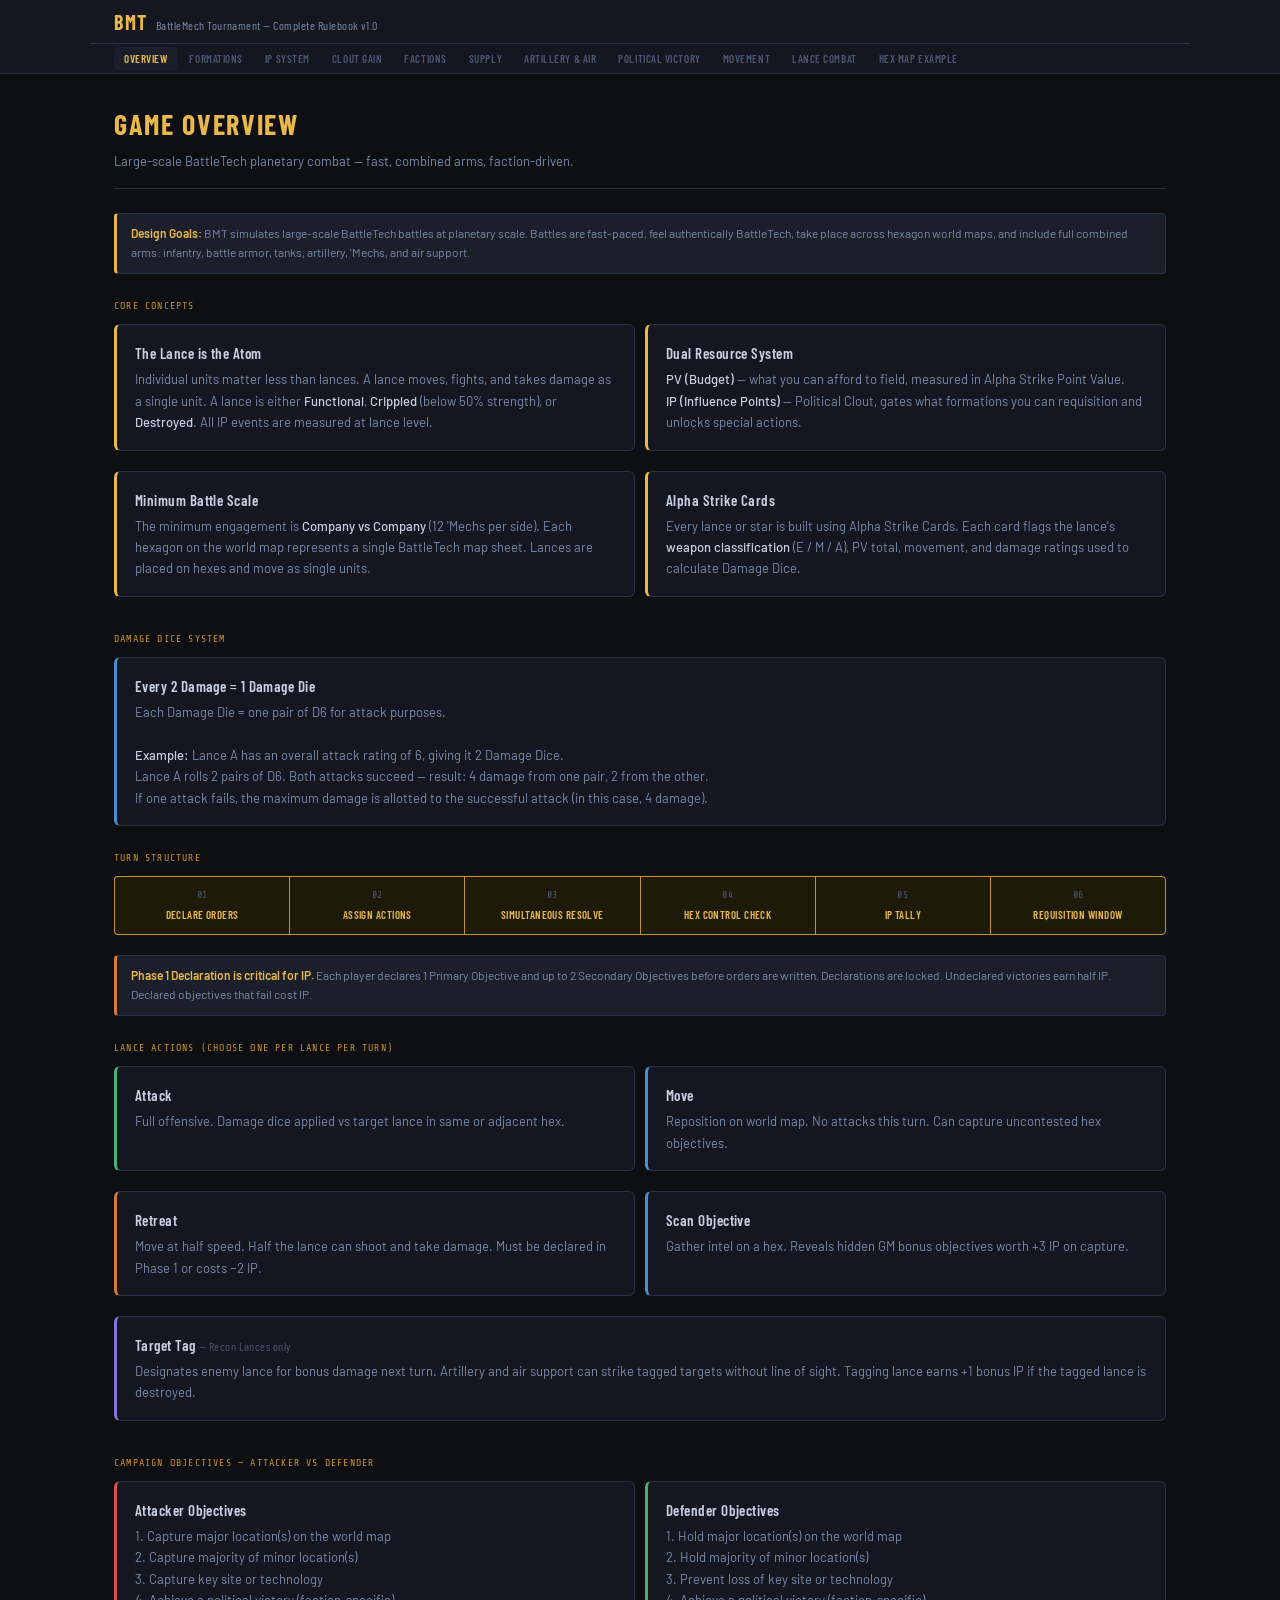
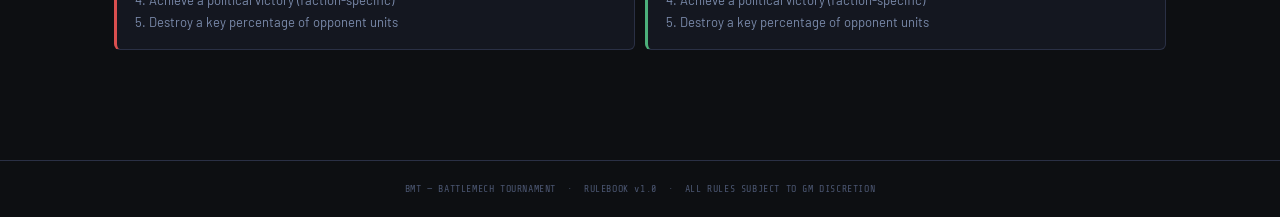
<file: bmt_rulebook_4.html>
<!DOCTYPE html>
<html lang="en">
<head>
<meta charset="UTF-8">
<meta name="viewport" content="width=device-width, initial-scale=1.0">
<title>BMT — BattleMech Tournament Rulebook</title>
<link href="https://fonts.googleapis.com/css2?family=Share+Tech+Mono&family=Barlow:wght@300;400;500;600&family=Barlow+Condensed:wght@400;600;700&display=swap" rel="stylesheet">
<style>
  :root {
    --bg:       #0d0f12;
    --bg2:      #141720;
    --bg3:      #1b1f2a;
    --bg4:      #222738;
    --border:   #2a3045;
    --border2:  #3a4460;
    --text:     #c8d0e0;
    --text2:    #7a8aaa;
    --text3:    #4a5570;
    --accent:   #e8b84b;
    --accent2:  #c4912a;
    --red:      #d94f4f;
    --green:    #4caf7a;
    --blue:     #4a8fd4;
    --purple:   #8a6fd4;
    --teal:     #3ab8a0;
    --orange:   #d47a3a;
    --mono:     'Share Tech Mono', monospace;
    --sans:     'Barlow', sans-serif;
    --cond:     'Barlow Condensed', sans-serif;
  }

  * { box-sizing: border-box; margin: 0; padding: 0; }

  body {
    background: var(--bg);
    color: var(--text);
    font-family: var(--sans);
    font-size: 14px;
    line-height: 1.6;
    min-height: 100vh;
  }

  /* HEADER */
  header {
    background: var(--bg2);
    border-bottom: 1px solid var(--border);
    position: sticky;
    top: 0;
    z-index: 100;
  }

  .header-inner {
    max-width: 1100px;
    margin: 0 auto;
    padding: 0 24px;
    display: flex;
    align-items: center;
    height: 44px;
    border-bottom: 1px solid var(--border);
  }

  .logo {
    font-family: var(--cond);
    font-size: 20px;
    font-weight: 700;
    color: var(--accent);
    letter-spacing: 0.08em;
    white-space: nowrap;
  }

  .logo span { color: var(--text2); font-weight: 400; font-size: 12px; letter-spacing: 0.04em; margin-left: 8px; }

  /* NAV TABS - full width row */
  .nav-row {
    max-width: 1100px;
    margin: 0 auto;
    padding: 3px 24px;
  }
  nav {
    display: flex;
    gap: 2px;
    flex-wrap: wrap;
  }

  .nav-tab {
    font-family: var(--cond);
    font-size: 11px;
    font-weight: 600;
    letter-spacing: 0.05em;
    text-transform: uppercase;
    color: var(--text3);
    padding: 5px 10px;
    border-radius: 4px;
    cursor: pointer;
    white-space: nowrap;
    border: none;
    background: none;
    transition: color 0.15s, background 0.15s;
  }
  .nav-tab:hover { color: var(--text2); background: var(--bg3); }
  .nav-tab.on { color: var(--accent); background: var(--bg3); }

  /* MAIN */
  main {
    max-width: 1100px;
    margin: 0 auto;
    padding: 28px 24px 60px;
  }

  .page { display: none; }
  .page.on { display: block; }

  /* SECTION HEADINGS */
  .page-title {
    font-family: var(--cond);
    font-size: 28px;
    font-weight: 700;
    color: var(--accent);
    letter-spacing: 0.06em;
    text-transform: uppercase;
    margin-bottom: 4px;
  }
  .page-sub {
    font-size: 13px;
    color: var(--text2);
    margin-bottom: 24px;
    border-bottom: 1px solid var(--border);
    padding-bottom: 16px;
  }

  .sec-label {
    font-family: var(--mono);
    font-size: 10px;
    color: var(--accent2);
    letter-spacing: 0.12em;
    text-transform: uppercase;
    margin: 24px 0 10px;
  }

  /* CARDS */
  .card {
    background: var(--bg2);
    border: 1px solid var(--border);
    border-radius: 6px;
    padding: 16px 18px;
    margin-bottom: 10px;
  }
  .card.accent-l { border-left: 3px solid var(--accent); }
  .card.green-l  { border-left: 3px solid var(--green); }
  .card.red-l    { border-left: 3px solid var(--red); }
  .card.blue-l   { border-left: 3px solid var(--blue); }
  .card.purple-l { border-left: 3px solid var(--purple); }
  .card.teal-l   { border-left: 3px solid var(--teal); }
  .card.orange-l { border-left: 3px solid var(--orange); }

  .card-title {
    font-family: var(--cond);
    font-size: 15px;
    font-weight: 600;
    color: var(--text);
    letter-spacing: 0.03em;
    margin-bottom: 4px;
  }
  .card-sub { font-size: 12px; color: var(--text2); margin-bottom: 8px; }
  .card-body { font-size: 13px; color: var(--text2); line-height: 1.65; }
  .card-body strong { color: var(--text); font-weight: 500; }

  /* GRID LAYOUTS */
  .grid-2 { display: grid; grid-template-columns: 1fr 1fr; gap: 10px; }
  .grid-3 { display: grid; grid-template-columns: 1fr 1fr 1fr; gap: 10px; }
  .grid-4 { display: grid; grid-template-columns: repeat(4, 1fr); gap: 8px; }

  @media (max-width: 700px) {
    .grid-2, .grid-3, .grid-4 { grid-template-columns: 1fr; }
  }

  /* TABLES */
  .tbl-wrap { overflow-x: auto; margin-bottom: 16px; }
  table {
    width: 100%;
    border-collapse: collapse;
    font-size: 12px;
  }
  th {
    font-family: var(--mono);
    font-size: 10px;
    color: var(--text3);
    letter-spacing: 0.08em;
    text-transform: uppercase;
    padding: 8px 10px;
    border-bottom: 1px solid var(--border);
    text-align: left;
    white-space: nowrap;
  }
  td {
    padding: 8px 10px;
    border-bottom: 1px solid var(--border);
    vertical-align: top;
    color: var(--text2);
  }
  tr:last-child td { border-bottom: none; }
  tr:hover td { background: var(--bg3); }
  td strong { color: var(--text); font-weight: 500; }

  /* PILLS */
  .pill {
    display: inline-block;
    font-family: var(--mono);
    font-size: 10px;
    padding: 2px 7px;
    border-radius: 3px;
    margin-right: 4px;
    white-space: nowrap;
    letter-spacing: 0.04em;
  }
  .pill-g  { background: #1a2e20; color: var(--green); border: 1px solid #2a4a30; }
  .pill-r  { background: #2e1a1a; color: var(--red); border: 1px solid #4a2a2a; }
  .pill-b  { background: #1a2238; color: var(--blue); border: 1px solid #2a3858; }
  .pill-p  { background: #221a38; color: var(--purple); border: 1px solid #382a58; }
  .pill-a  { background: #2e2010; color: var(--orange); border: 1px solid #4a3420; }
  .pill-t  { background: #1a2e28; color: var(--teal); border: 1px solid #2a4a3a; }
  .pill-y  { background: #2e2810; color: var(--accent); border: 1px solid #4a4020; }

  /* IP ROW */
  .ip-row {
    display: grid;
    grid-template-columns: 2fr 0.5fr 1.8fr;
    gap: 10px;
    align-items: start;
    padding: 8px 12px;
    border-radius: 4px;
    background: var(--bg2);
    border: 1px solid var(--border);
    margin-bottom: 5px;
    font-size: 12px;
  }
  .ip-row.pos { border-left: 3px solid var(--green); }
  .ip-row.neg { border-left: 3px solid var(--red); }
  .ip-row.spe { border-left: 3px solid var(--purple); }
  .ip-row.warn { border-left: 3px solid var(--orange); }
  .ip-name { font-weight: 500; color: var(--text); }
  .ip-note { font-size: 11px; color: var(--text3); margin-top: 2px; }
  .ip-val { font-family: var(--mono); font-size: 14px; font-weight: 600; text-align: center; padding-top: 2px; }
  .ip-pos-c { color: var(--green); }
  .ip-neg-c { color: var(--red); }
  .ip-spe-c { color: var(--purple); }
  .ip-cond  { font-size: 11px; color: var(--text3); }

  /* TURN TRACK */
  .turn-track {
    display: flex;
    gap: 0;
    margin-bottom: 20px;
  }
  .turn-step {
    flex: 1;
    padding: 10px 6px;
    text-align: center;
    background: var(--bg3);
    border: 1px solid var(--border);
    border-right: none;
    font-family: var(--cond);
    font-size: 11px;
    font-weight: 600;
    color: var(--text2);
    letter-spacing: 0.04em;
    text-transform: uppercase;
  }
  .turn-step:first-child { border-radius: 4px 0 0 4px; }
  .turn-step:last-child  { border-radius: 0 4px 4px 0; border-right: 1px solid var(--border); }
  .turn-step .snum { display: block; font-size: 10px; color: var(--text3); font-weight: 400; margin-bottom: 3px; font-family: var(--mono); }
  .turn-step.hi { color: var(--accent); border-color: var(--accent2); background: #1e1a08; }

  /* FACTION CARDS */
  .faction-card {
    background: var(--bg2);
    border: 1px solid var(--border);
    border-radius: 6px;
    padding: 14px 16px;
    margin-bottom: 10px;
  }
  .faction-header {
    display: flex;
    align-items: center;
    gap: 10px;
    margin-bottom: 12px;
  }
  .faction-badge {
    font-family: var(--mono);
    font-size: 10px;
    letter-spacing: 0.06em;
    padding: 3px 8px;
    border-radius: 3px;
    white-space: nowrap;
    text-transform: uppercase;
  }
  .faction-name { font-family: var(--cond); font-size: 16px; font-weight: 600; color: var(--text); }
  .faction-motto { font-size: 11px; color: var(--text3); font-style: italic; margin-left: auto; text-align: right; max-width: 180px; }
  .faction-grid { display: grid; grid-template-columns: 1fr 1fr; gap: 6px; }
  .fi {
    font-size: 11px;
    padding: 6px 9px;
    border-radius: 4px;
    line-height: 1.5;
  }
  .fi strong { font-weight: 600; display: block; margin-bottom: 2px; font-size: 11px; }
  .fi-g { background: #1a2e20; color: #8acca8; }
  .fi-r { background: #2e1a1a; color: #cc8888; }
  .fi-b { background: #1a2238; color: #88aacc; }
  .fi-p { background: #221a38; color: #aa88cc; }
  .fi-n { background: var(--bg3); color: var(--text2); border: 1px solid var(--border); }

  /* AMMO TRACK */
  .ammo-track { display: flex; align-items: center; gap: 6px; margin: 8px 0; flex-wrap: wrap; }
  .ammo-box {
    width: 30px; height: 30px;
    border-radius: 4px;
    border: 1.5px solid var(--border2);
    display: flex; align-items: center; justify-content: center;
    font-family: var(--mono); font-size: 11px; font-weight: 600; color: var(--text3);
    background: var(--bg3);
  }
  .ammo-box.full { background: #1a2e20; border-color: var(--green); color: var(--green); }
  .ammo-label { font-size: 11px; color: var(--text3); font-family: var(--mono); }

  /* CHAIN / COORD */
  .chain-row { display: flex; align-items: center; gap: 6px; flex-wrap: wrap; margin: 6px 0; }
  .chain-node { padding: 4px 10px; border-radius: 4px; font-size: 11px; font-weight: 600; font-family: var(--mono); letter-spacing: 0.03em; }
  .cn-g  { background: #1a2e20; color: var(--green); }
  .cn-r  { background: #2e1a1a; color: var(--red); }
  .cn-b  { background: #1a2238; color: var(--blue); }
  .cn-p  { background: #221a38; color: var(--purple); }
  .cn-a  { background: #2e2010; color: var(--orange); }
  .chain-arr { color: var(--text3); font-size: 14px; }

  /* NOTE / CALLOUT */
  .callout {
    background: var(--bg3);
    border: 1px solid var(--border);
    border-left: 3px solid var(--accent);
    border-radius: 4px;
    padding: 10px 14px;
    font-size: 12px;
    color: var(--text2);
    margin-bottom: 14px;
    line-height: 1.65;
  }
  .callout strong { color: var(--accent); font-weight: 600; }

  .callout.info  { border-left-color: var(--blue);   }
  .callout.warn  { border-left-color: var(--orange);  }
  .callout.good  { border-left-color: var(--green);   }
  .callout.danger{ border-left-color: var(--red);     }

  /* TIER CARDS */
  .tier-card {
    background: var(--bg2);
    border: 1px solid var(--border);
    border-radius: 6px;
    padding: 14px 16px;
    margin-bottom: 8px;
  }
  .tier-header { display: flex; align-items: center; gap: 10px; margin-bottom: 10px; }
  .tier-badge {
    font-family: var(--mono);
    font-size: 10px;
    font-weight: 600;
    padding: 3px 8px;
    border-radius: 3px;
    letter-spacing: 0.06em;
    text-transform: uppercase;
    white-space: nowrap;
  }
  .tier-name { font-family: var(--cond); font-size: 15px; font-weight: 600; color: var(--text); }
  .tier-ip   { font-family: var(--mono); font-size: 12px; color: var(--text3); margin-left: auto; }
  .tier-grid { display: grid; grid-template-columns: 1fr 1fr; gap: 6px; }
  .ti {
    font-size: 11px; padding: 6px 9px;
    border-radius: 4px; background: var(--bg3);
    border: 1px solid var(--border);
    color: var(--text2); line-height: 1.5;
  }
  .ti strong { font-weight: 600; display: block; color: var(--text); margin-bottom: 2px; font-size: 11px; }

  /* SCENARIO BOXES */
  .scenario { padding: 10px 12px; border-radius: 4px; background: var(--bg2); border: 1px solid var(--border); font-size: 12px; margin-bottom: 8px; }
  .scenario.yes { border-left: 3px solid var(--green); }
  .scenario.no  { border-left: 3px solid var(--border2); }
  .scenario strong { font-weight: 600; display: block; margin-bottom: 5px; color: var(--text); font-size: 12px; }
  .result-yes { font-family: var(--mono); font-size: 11px; color: var(--green); margin-top: 5px; }
  .result-no  { font-family: var(--mono); font-size: 11px; color: var(--text3); margin-top: 5px; }

  /* STATUS TABLE */
  .status-ok   { color: var(--green); font-weight: 600; font-family: var(--mono); font-size: 11px; }
  .status-warn { color: var(--orange); font-weight: 600; font-family: var(--mono); font-size: 11px; }
  .status-bad  { color: var(--red); font-weight: 600; font-family: var(--mono); font-size: 11px; }
  .status-spe  { color: var(--purple); font-weight: 600; font-family: var(--mono); font-size: 11px; }

  /* EARN PILLS ROW */
  .earn-row { display: flex; flex-wrap: wrap; gap: 6px; margin-bottom: 14px; }
  .earn-pill {
    font-size: 11px;
    padding: 4px 10px;
    border-radius: 20px;
    background: var(--bg3);
    border: 1px solid var(--border);
    color: var(--text2);
    font-family: var(--mono);
    letter-spacing: 0.02em;
  }

  /* PV RANGE */
  .pv-range { font-family: var(--mono); font-size: 12px; }
  .pv-lo { color: var(--text3); }
  .pv-hi { color: var(--accent); font-weight: 600; }

  /* WEAPON CLASS BADGES */
  .wc-e { font-family: var(--mono); font-size: 11px; padding: 2px 8px; border-radius: 3px; background: #1a2e20; color: var(--green); border: 1px solid #2a4a30; font-weight: 600; letter-spacing: 0.06em; }
  .wc-m { font-family: var(--mono); font-size: 11px; padding: 2px 8px; border-radius: 3px; background: #2e2010; color: var(--orange); border: 1px solid #4a3420; font-weight: 600; letter-spacing: 0.06em; }
  .wc-a { font-family: var(--mono); font-size: 11px; padding: 2px 8px; border-radius: 3px; background: #2e1a1a; color: var(--red); border: 1px solid #4a2a2a; font-weight: 600; letter-spacing: 0.06em; }

  /* PV items */
  .pv-primary { background: #221a38; border: 1px solid #382a58; color: #aa88cc; }
  .pv-alt     { background: var(--bg3); border: 1px solid var(--border); color: var(--text2); }
  .pv-deny    { background: #2e1a1a; border: 1px solid #4a2a2a; color: #cc8888; }
  .pv-bonus   { background: #1a2e20; border: 1px solid #2a4a30; color: #8acca8; }
  .pv-item    { font-size: 11px; padding: 8px 10px; border-radius: 4px; line-height: 1.55; }
  .pv-item strong { font-weight: 600; display: block; margin-bottom: 3px; font-size: 11px; }

  /* divider */
  hr { border: none; border-top: 1px solid var(--border); margin: 24px 0; }

  /* FOOTER */
  footer {
    text-align: center;
    font-family: var(--mono);
    font-size: 10px;
    color: var(--text3);
    letter-spacing: 0.06em;
    padding: 20px;
    border-top: 1px solid var(--border);
    margin-top: 40px;
  }

  /* hex badge */
  .hx { display: inline-flex; align-items: center; justify-content: center; font-size: 10px; font-weight: 600; padding: 3px 8px; border-radius: 3px; font-family: var(--mono); white-space: nowrap; }
  .hx-arty   { background: #2e1a1a; color: var(--red); }
  .hx-spot   { background: #1a2e20; color: var(--green); }
  .hx-supply { background: #1a2238; color: var(--blue); }
  .hx-neutral{ background: var(--bg3); color: var(--text3); border: 1px solid var(--border); }
</style>
</head>
<body>

<header>
  <div class="header-inner">
    <div class="logo">BMT<span>BattleMech Tournament — Complete Rulebook v1.0</span></div>
  </div>
  <div class="nav-row">
    <nav id="nav"></nav>
  </div>
</header>

<main>

<!-- ═══════════════════════════════════════════════════════ PAGE 1: OVERVIEW -->
<div class="page on" id="page-overview">
  <div class="page-title">Game Overview</div>
  <div class="page-sub">Large-scale BattleTech planetary combat — fast, combined arms, faction-driven.</div>

  <div class="callout">
    <strong>Design Goals:</strong> BMT simulates large-scale BattleTech battles at planetary scale. Battles are fast-paced, feel authentically BattleTech, take place across hexagon world maps, and include full combined arms: infantry, battle armor, tanks, artillery, 'Mechs, and air support.
  </div>

  <div class="sec-label">Core Concepts</div>
  <div class="grid-2">
    <div class="card accent-l">
      <div class="card-title">The Lance is the Atom</div>
      <div class="card-body">Individual units matter less than lances. A lance moves, fights, and takes damage as a single unit. A lance is either <strong>Functional</strong>, <strong>Crippled</strong> (below 50% strength), or <strong>Destroyed</strong>. All IP events are measured at lance level.</div>
    </div>
    <div class="card accent-l">
      <div class="card-title">Dual Resource System</div>
      <div class="card-body"><strong>PV (Budget)</strong> — what you can afford to field, measured in Alpha Strike Point Value.<br><strong>IP (Influence Points)</strong> — Political Clout, gates what formations you can requisition and unlocks special actions.</div>
    </div>
    <div class="card accent-l">
      <div class="card-title">Minimum Battle Scale</div>
      <div class="card-body">The minimum engagement is <strong>Company vs Company</strong> (12 'Mechs per side). Each hexagon on the world map represents a single BattleTech map sheet. Lances are placed on hexes and move as single units.</div>
    </div>
    <div class="card accent-l">
      <div class="card-title">Alpha Strike Cards</div>
      <div class="card-body">Every lance or star is built using Alpha Strike Cards. Each card flags the lance's <strong>weapon classification</strong> (E / M / A), PV total, movement, and damage ratings used to calculate Damage Dice.</div>
    </div>
  </div>

  <div class="sec-label">Damage Dice System</div>
  <div class="card blue-l">
    <div class="card-title">Every 2 Damage = 1 Damage Die</div>
    <div class="card-body">
      Each Damage Die = one pair of D6 for attack purposes.<br><br>
      <strong>Example:</strong> Lance A has an overall attack rating of 6, giving it 2 Damage Dice.<br>
      Lance A rolls 2 pairs of D6. Both attacks succeed — result: 4 damage from one pair, 2 from the other.<br>
      If one attack fails, the maximum damage is allotted to the successful attack (in this case, 4 damage).
    </div>
  </div>

  <div class="sec-label">Turn Structure</div>
  <div class="turn-track">
    <div class="turn-step hi"><span class="snum">01</span>Declare Orders</div>
    <div class="turn-step hi"><span class="snum">02</span>Assign Actions</div>
    <div class="turn-step hi"><span class="snum">03</span>Simultaneous Resolve</div>
    <div class="turn-step hi"><span class="snum">04</span>Hex Control Check</div>
    <div class="turn-step hi"><span class="snum">05</span>IP Tally</div>
    <div class="turn-step hi"><span class="snum">06</span>Requisition Window</div>
  </div>

  <div class="callout warn">
    <strong>Phase 1 Declaration is critical for IP.</strong> Each player declares 1 Primary Objective and up to 2 Secondary Objectives before orders are written. Declarations are locked. Undeclared victories earn half IP. Declared objectives that fail cost IP.
  </div>

  <div class="sec-label">Lance Actions (Choose One Per Lance Per Turn)</div>
  <div class="grid-2">
    <div class="card green-l"><div class="card-title">Attack</div><div class="card-body">Full offensive. Damage dice applied vs target lance in same or adjacent hex.</div></div>
    <div class="card blue-l"><div class="card-title">Move</div><div class="card-body">Reposition on world map. No attacks this turn. Can capture uncontested hex objectives.</div></div>
    <div class="card orange-l"><div class="card-title">Retreat</div><div class="card-body">Move at half speed. Half the lance can shoot and take damage. Must be declared in Phase 1 or costs −2 IP.</div></div>
    <div class="card blue-l"><div class="card-title">Scan Objective</div><div class="card-body">Gather intel on a hex. Reveals hidden GM bonus objectives worth +3 IP on capture.</div></div>
    <div class="card purple-l" style="grid-column:span 2"><div class="card-title">Target Tag <span style="font-weight:400;font-size:12px;color:var(--text3)">— Recon Lances only</span></div><div class="card-body">Designates enemy lance for bonus damage next turn. Artillery and air support can strike tagged targets without line of sight. Tagging lance earns +1 bonus IP if the tagged lance is destroyed.</div></div>
  </div>

  <div class="sec-label">Campaign Objectives — Attacker vs Defender</div>
  <div class="grid-2">
    <div class="card red-l">
      <div class="card-title">Attacker Objectives</div>
      <div class="card-body">
        1. Capture major location(s) on the world map<br>
        2. Capture majority of minor location(s)<br>
        3. Capture key site or technology<br>
        4. Achieve a political victory (faction-specific)<br>
        5. Destroy a key percentage of opponent units
      </div>
    </div>
    <div class="card green-l">
      <div class="card-title">Defender Objectives</div>
      <div class="card-body">
        1. Hold major location(s) on the world map<br>
        2. Hold majority of minor location(s)<br>
        3. Prevent loss of key site or technology<br>
        4. Achieve a political victory (faction-specific)<br>
        5. Destroy a key percentage of opponent units
      </div>
    </div>
  </div>
</div>

<!-- ═══════════════════════════════════════════════════════ PAGE 2: FORMATIONS -->
<div class="page" id="page-formations">
  <div class="page-title">Formations & PV Ranges</div>
  <div class="page-sub">All formations with estimated PV ranges based on mixed lance configurations. PV Low = all Light. PV Typical = mixed. PV High = all Assault.</div>

  <div class="callout info">
    <strong>PV Assumptions:</strong> Light avg 12 · Medium avg 25 · Heavy avg 38 · Assault avg 70 · Combat Vehicle avg 18 · Aerospace avg 35 · Battle Armor squad avg 12
  </div>

  <div class="tbl-wrap">
    <table>
      <thead>
        <tr><th>Formation</th><th>Combat Units</th><th>IP Tier</th><th>IP Cost</th><th>PV Low</th><th>PV Typical</th><th>PV High</th><th>Notes</th></tr>
      </thead>
      <tbody>
        <tr><td><strong>Lance</strong></td><td>4 'Mechs</td><td><span class="pill pill-b">T1</span></td><td>0 IP</td><td class="pv-lo">48</td><td>120</td><td class="pv-hi">280</td><td>Standard formation</td></tr>
        <tr><td><strong>Augmented Lance (std)</strong></td><td>4M + 2 vehicles</td><td><span class="pill pill-b">T1</span></td><td>1 IP</td><td class="pv-lo">84</td><td>156</td><td class="pv-hi">376</td><td>CCAF doctrine</td></tr>
        <tr><td><strong>Augmented Lance (sec)</strong></td><td>4M + 2 BA squads</td><td><span class="pill pill-b">T1</span></td><td>1 IP</td><td class="pv-lo">72</td><td>144</td><td class="pv-hi">304</td><td>CCAF secondary</td></tr>
        <tr><td><strong>Demi-Company</strong></td><td>6 units</td><td><span class="pill pill-g">T2</span></td><td>2 IP</td><td class="pv-lo">72</td><td>180</td><td class="pv-hi">420</td><td>Mercenary staple</td></tr>
        <tr><td><strong>Air Lance</strong></td><td>4M + ASF flight</td><td><span class="pill pill-g">T2</span></td><td>3 IP</td><td class="pv-lo">118</td><td>190</td><td class="pv-hi">420</td><td>Aerospace included</td></tr>
        <tr><td><strong>Company</strong></td><td>12 'Mechs</td><td><span class="pill pill-g">T2</span></td><td>4 IP</td><td class="pv-lo">144</td><td>360</td><td class="pv-hi">840</td><td>With DropShip</td></tr>
        <tr><td><strong>Augmented Company</strong></td><td>12 units (2 aug lances)</td><td><span class="pill pill-g">T2</span></td><td>4 IP</td><td class="pv-lo">144</td><td>340</td><td class="pv-hi">800</td><td>CCAF exclusive</td></tr>
        <tr><td><strong>Company Task Force</strong></td><td>18–24 units</td><td><span class="pill pill-g">T2</span></td><td>5 IP</td><td class="pv-lo">216</td><td>540–720</td><td class="pv-hi">1,680</td><td>Combined arms</td></tr>
        <tr><td><strong>Errant Force</strong></td><td>4 'Mechs (elite)</td><td><span class="pill pill-a">T3</span></td><td>6 IP</td><td class="pv-lo">48</td><td>120</td><td class="pv-hi">280</td><td>Must be earned</td></tr>
        <tr><td><strong>Battalion</strong></td><td>~40 'Mechs</td><td><span class="pill pill-a">T3</span></td><td>8 IP</td><td class="pv-lo">480</td><td>1,200</td><td class="pv-hi">2,800</td><td>Full support staff</td></tr>
        <tr><td><strong>Augmented Battalion</strong></td><td>40M + 16 vehicles</td><td><span class="pill pill-a">T3</span></td><td>9 IP</td><td class="pv-lo">768</td><td>1,488</td><td class="pv-hi">3,088</td><td>CCAF standard</td></tr>
        <tr><td><strong>Reinforced Battalion</strong></td><td>48 'Mechs</td><td><span class="pill pill-a">T3</span></td><td>10 IP</td><td class="pv-lo">576</td><td>1,440</td><td class="pv-hi">3,360</td><td>4 companies</td></tr>
        <tr><td><strong>SL Reinforced Battalion</strong></td><td>64 'Mechs</td><td><span class="pill pill-a">T3</span></td><td>12 IP</td><td class="pv-lo">768</td><td>1,920</td><td class="pv-hi">4,480</td><td>ComStar/WoB only</td></tr>
        <tr><td><strong>Regiment</strong></td><td>108–180 'Mechs</td><td><span class="pill pill-r">T4</span></td><td>15 IP</td><td class="pv-lo">1,296</td><td>3,240–5,400</td><td class="pv-hi">12,600</td><td>Regimental Battlegroup</td></tr>
        <tr><td><strong>Reinforced Regiment</strong></td><td>~192 'Mechs</td><td><span class="pill pill-r">T4</span></td><td>18 IP</td><td class="pv-lo">2,304</td><td>5,760</td><td class="pv-hi">13,440</td><td>Est. — 4 battalions</td></tr>
      </tbody>
    </table>
  </div>

  <div class="callout">
    <strong>Errant Force Note:</strong> Cannot be requisitioned cold. Must be earned through documented unsupported engagements in the campaign log. Minimum 5 years Jihad veteran experience, 1 year as organized unit, 2 documented unsupported combat instances.
  </div>
</div>

<!-- ═══════════════════════════════════════════════════════ PAGE 3: IP SYSTEM -->
<div class="page" id="page-ip">
  <div class="page-title">IP — Influence Points (Political Clout)</div>
  <div class="page-sub">IP gates what you can requisition. It is both a tier threshold and a spendable currency.</div>

  <div class="grid-2" style="margin-bottom:16px">
    <div class="card accent-l">
      <div class="card-title">PV — Budget</div>
      <div class="card-body">What you can afford to field. Measured in Alpha Strike Point Value. Spent when equipping formations with specific units.</div>
    </div>
    <div class="card purple-l">
      <div class="card-title">IP — Influence</div>
      <div class="card-body">Political Clout. Gates what you can request. Earned through battlefield performance, objectives, and political actions. Spent on requisitions and special actions.</div>
    </div>
  </div>

  <div class="sec-label">Command Tiers</div>

  <div class="tier-card">
    <div class="tier-header">
      <span class="tier-badge" style="background:#1a2238;color:var(--blue);border:1px solid #2a3858;">TIER 1</span>
      <span class="tier-name">Lieutenant / Sergeant</span>
      <span class="tier-ip">0–9 IP</span>
    </div>
    <div class="tier-grid">
      <div class="ti"><strong>Max Formation</strong>Lance (4 'Mechs)</div>
      <div class="ti"><strong>Max PV Request</strong>Up to 280 PV</div>
      <div class="ti"><strong>Unit Quality</strong>Green / Regular</div>
      <div class="ti"><strong>Requisition</strong>Standard lance config</div>
    </div>
  </div>

  <div class="tier-card">
    <div class="tier-header">
      <span class="tier-badge" style="background:#1a2e20;color:var(--green);border:1px solid #2a4a30;">TIER 2</span>
      <span class="tier-name">Captain</span>
      <span class="tier-ip">10–24 IP</span>
    </div>
    <div class="tier-grid">
      <div class="ti"><strong>Max Formation</strong>Company (12 'Mechs)</div>
      <div class="ti"><strong>Max PV Request</strong>Up to 840 PV</div>
      <div class="ti"><strong>Unit Quality</strong>Regular / Veteran</div>
      <div class="ti"><strong>Requisition</strong>Augmented lance, air lance</div>
      <div class="ti"><strong>Special</strong>1× artillery request/game</div>
      <div class="ti"><strong>Special</strong>Demi-company formations</div>
    </div>
  </div>

  <div class="tier-card">
    <div class="tier-header">
      <span class="tier-badge" style="background:#2e2010;color:var(--orange);border:1px solid #4a3420;">TIER 3</span>
      <span class="tier-name">Major / Lt. Colonel</span>
      <span class="tier-ip">25–49 IP</span>
    </div>
    <div class="tier-grid">
      <div class="ti"><strong>Max Formation</strong>Battalion (40 'Mechs)</div>
      <div class="ti"><strong>Max PV Request</strong>Up to 2,800 PV</div>
      <div class="ti"><strong>Unit Quality</strong>Veteran / Elite</div>
      <div class="ti"><strong>Requisition</strong>Augmented battalion, mixed arms</div>
      <div class="ti"><strong>Special</strong>Orbital bombardment (1×/campaign)</div>
      <div class="ti"><strong>Special</strong>Assign Errant Force status</div>
    </div>
  </div>

  <div class="tier-card">
    <div class="tier-header">
      <span class="tier-badge" style="background:#2e1a1a;color:var(--red);border:1px solid #4a2a2a;">TIER 4</span>
      <span class="tier-name">Colonel / General</span>
      <span class="tier-ip">50–99 IP</span>
    </div>
    <div class="tier-grid">
      <div class="ti"><strong>Max Formation</strong>Regiment (180 'Mechs)</div>
      <div class="ti"><strong>Max PV Request</strong>Up to 12,600 PV</div>
      <div class="ti"><strong>Unit Quality</strong>Elite / Legendary</div>
      <div class="ti"><strong>Requisition</strong>Reinforced regiment, WarShip escort</div>
      <div class="ti"><strong>Special</strong>Reassign other players' units</div>
      <div class="ti"><strong>Special</strong>Invoke faction alliance (NPC forces)</div>
    </div>
  </div>

  <div class="tier-card" style="border-color:var(--purple)">
    <div class="tier-header">
      <span class="tier-badge" style="background:#221a38;color:var(--purple);border:1px solid #382a58;">TIER 5</span>
      <span class="tier-name">Field Marshal / Precentor Martial</span>
      <span class="tier-ip">100+ IP</span>
    </div>
    <div class="tier-grid">
      <div class="ti"><strong>Max Formation</strong>Multi-regiment task force</div>
      <div class="ti"><strong>Max PV Request</strong>Unlimited (GM approval)</div>
      <div class="ti"><strong>Unit Quality</strong>Legendary + hero 'Mechs</div>
      <div class="ti"><strong>Requisition</strong>DropShip assault, Clan-tech salvage</div>
      <div class="ti"><strong>Special</strong>Declare planetary martial law</div>
      <div class="ti"><strong>Special</strong>Named hero unit assignment</div>
    </div>
  </div>

  <div class="sec-label">Special Spend Actions (Any Tier)</div>
  <div class="earn-row">
    <span class="earn-pill">3 IP — Upgrade unit quality +1 step</span>
    <span class="earn-pill">5 IP — Request hero / unique 'Mech</span>
    <span class="earn-pill">2 IP — Intelligence package (recon report)</span>
    <span class="earn-pill">4 IP — Emergency resupply (restore PV mid-campaign)</span>
    <span class="earn-pill">6 IP — Call in allied faction reinforcements</span>
    <span class="earn-pill">3 IP — Veto another player's requisition</span>
    <span class="earn-pill">1 IP — Reassign salvage rights post-battle</span>
  </div>

  <div class="sec-label">Phase 6 — Requisition Window</div>
  <div class="callout good">
    After IP is tallied, the Requisition Window opens. <strong>Spend IP</strong> to pay the formation cost — unit arrives next turn. <strong>Spend PV</strong> to equip with specific units. <strong>Bank IP</strong> for a higher tier or larger requisition. <strong>Veto</strong> (3 IP) to block one opponent requisition this window.
  </div>
</div>

<!-- ═══════════════════════════════════════════════════════ PAGE 4: CLOUT GAIN -->
<div class="page" id="page-clout">
  <div class="page-title">Clout Gain Rules</div>
  <div class="page-sub">How IP is earned and lost each turn. All events resolve at end of Phase 5 against declared intentions.</div>

  <div class="sec-label">IP Earning Sources</div>
  <div class="earn-row">
    <span class="earn-pill">+4 IP — Primary objective achieved (declared)</span>
    <span class="earn-pill">+2 IP — Primary achieved (undeclared)</span>
    <span class="earn-pill">+2 IP — Secondary objective achieved</span>
    <span class="earn-pill">+3 IP — Bonus (GM hidden) objective</span>
    <span class="earn-pill">−2 IP — Primary objective failed</span>
    <span class="earn-pill">−1 IP — Secondary objective failed</span>
  </div>

  <div class="sec-label">Hex Objectives</div>
  <div class="ip-row pos"><div><div class="ip-name">Capture / hold major location hex</div><div class="ip-note">Attacker takes it. Defender holds it end of turn.</div></div><div class="ip-val ip-pos-c">+4 IP</div><div class="ip-cond">Per major location. Ongoing: +2 IP/turn while held.</div></div>
  <div class="ip-row pos"><div><div class="ip-name">Capture / hold minor location hex</div><div class="ip-note">Majority = &gt;50% of minor hexes</div></div><div class="ip-val ip-pos-c">+2 IP</div><div class="ip-cond">Per hex. Majority bonus: +2 IP if you hold &gt;50%.</div></div>
  <div class="ip-row pos"><div><div class="ip-name">Capture / protect key site or technology</div><div class="ip-note">Named hex — factory, HPG, LosTech cache</div></div><div class="ip-val ip-pos-c">+5 IP</div><div class="ip-cond">One-time capture bonus. +1 IP/turn while held.</div></div>
  <div class="ip-row spe"><div><div class="ip-name">Cut enemy supply line</div><div class="ip-note">Move lance into hex on enemy supply path</div></div><div class="ip-val ip-spe-c">+2 IP</div><div class="ip-cond">Must be maintained next turn to trigger supply effects.</div></div>
  <div class="ip-row spe"><div><div class="ip-name">Restore own cut supply line</div><div class="ip-note">Retake hex that was breaking supply path</div></div><div class="ip-val ip-spe-c">+1 IP</div><div class="ip-cond">Logistics restoration recognized as political win.</div></div>
  <div class="ip-row neg"><div><div class="ip-name">Major location hex lost</div><div class="ip-note">Defender loses control this turn</div></div><div class="ip-val ip-neg-c">−3 IP</div><div class="ip-cond">Defender only. Cannot be recovered same turn.</div></div>

  <div class="sec-label">Enemy Lance Destruction</div>
  <div class="ip-row pos"><div><div class="ip-name">Enemy lance destroyed</div><div class="ip-note">All units in lance eliminated this turn</div></div><div class="ip-val ip-pos-c">+3 IP</div><div class="ip-cond">Full lance only. Crippled lance = +1 IP.</div></div>
  <div class="ip-row pos"><div><div class="ip-name">Enemy command lance destroyed</div><div class="ip-note">Opposing commander's own lance</div></div><div class="ip-val ip-pos-c">+5 IP</div><div class="ip-cond">Replaces standard +3 IP. High-value decapitation.</div></div>
  <div class="ip-row pos"><div><div class="ip-name">Enemy company broken</div><div class="ip-note">≥50% of a company's lances destroyed in one turn</div></div><div class="ip-val ip-pos-c">+3 IP</div><div class="ip-cond">Bonus stacks with individual lance destruction IP.</div></div>
  <div class="ip-row spe"><div><div class="ip-name">Enemy lance crippled via tagged strike</div><div class="ip-note">Recon tagged it — artillery/air finishes it</div></div><div class="ip-val ip-spe-c">+2 IP</div><div class="ip-cond">+1 to recon lance, +1 to striking lance. Shared.</div></div>
  <div class="ip-row spe"><div><div class="ip-name">Enemy lance captured (salvage)</div><div class="ip-note">Crippled and unable to retreat</div></div><div class="ip-val ip-spe-c">+3 IP</div><div class="ip-cond">Also returns 50% of that lance's PV as salvage budget.</div></div>

  <div class="sec-label">Enemy Resource Destruction</div>
  <div class="ip-row pos"><div><div class="ip-name">Destroy enemy supply depot hex</div></div><div class="ip-val ip-pos-c">+3 IP</div><div class="ip-cond">Enemy loses ability to repair lances for 1 turn.</div></div>
  <div class="ip-row pos"><div><div class="ip-name">Destroy enemy artillery battery</div><div class="ip-note">Artillery lance eliminated</div></div><div class="ip-val ip-pos-c">+3 IP</div><div class="ip-cond">Artillery is high-value — more than standard lance.</div></div>
  <div class="ip-row pos"><div><div class="ip-name">Destroy enemy air support asset</div><div class="ip-note">Fighter or bomber lance eliminated</div></div><div class="ip-val ip-pos-c">+3 IP</div><div class="ip-cond">Removes air umbrella. Opponent loses air action next turn.</div></div>
  <div class="ip-row pos"><div><div class="ip-name">Destroy enemy DropShip</div></div><div class="ip-val ip-pos-c">+4 IP</div><div class="ip-cond">Enemy cannot requisition reinforcements next turn.</div></div>
  <div class="ip-row neg"><div><div class="ip-name">Destroy civilian infrastructure</div><div class="ip-note">Factory, city, water, power</div></div><div class="ip-val ip-neg-c">−3 IP</div><div class="ip-cond">Political blowback. Faction modifiers apply.</div></div>
  <div class="ip-row neg"><div><div class="ip-name">Destroy allied resource (friendly fire)</div></div><div class="ip-val ip-neg-c">−3 IP</div><div class="ip-cond">Immediate. Cannot be appealed.</div></div>

  <div class="sec-label">Special Conditions</div>
  <div class="ip-row spe"><div><div class="ip-name">Win engagement while outnumbered in PV</div><div class="ip-note">Your force PV &lt; enemy force PV at battle start</div></div><div class="ip-val ip-spe-c">+3 IP</div><div class="ip-cond">Periphery factions: +5 IP.</div></div>
  <div class="ip-row spe"><div><div class="ip-name">No lances lost this turn</div></div><div class="ip-val ip-spe-c">+2 IP</div><div class="ip-cond">Full operational efficiency.</div></div>
  <div class="ip-row spe"><div><div class="ip-name">Special mission completed</div><div class="ip-note">GM-assigned covert / timed mission</div></div><div class="ip-val ip-spe-c">+4 IP</div><div class="ip-cond">Only available when assigned. Cannot farm.</div></div>
  <div class="ip-row spe"><div><div class="ip-name">Hold region 3+ consecutive turns</div></div><div class="ip-val ip-spe-c">+2 IP</div><div class="ip-cond">Awarded at the 3rd turn milestone only.</div></div>
  <div class="ip-row neg"><div><div class="ip-name">Own lance destroyed</div><div class="ip-note">Per lance completely eliminated</div></div><div class="ip-val ip-neg-c">−2 IP</div><div class="ip-cond">Crippled = −1 IP.</div></div>
  <div class="ip-row neg"><div><div class="ip-name">Commander 'Mech destroyed</div></div><div class="ip-val ip-neg-c">−3 IP</div><div class="ip-cond">Kurita: −5 IP. Leadership failure.</div></div>
  <div class="ip-row neg"><div><div class="ip-name">Unauthorized retreat</div><div class="ip-note">Not declared in Phase 1 or approved</div></div><div class="ip-val ip-neg-c">−2 IP</div><div class="ip-cond">Davion: −3 IP.</div></div>

  <div class="callout warn" style="margin-top:14px">
    <strong>Per-Turn Caps:</strong> Maximum IP gain: +12 IP/turn · Maximum IP loss: −6 IP/turn · Max from lance kills alone: +4 IP · Max from hex control alone: +3 IP · Political victory IP is uncapped.
  </div>
</div>

<!-- ═══════════════════════════════════════════════════════ PAGE 5: FACTIONS -->
<div class="page" id="page-factions">
  <div class="page-title">Faction Modifiers</div>
  <div class="page-sub">Each faction modifies how IP is earned, spent, and what can be requisitioned. All modifiers stack with base tier rules.</div>

  <div class="faction-card">
    <div class="faction-header">
      <span class="faction-badge" style="background:#2e1a1a;color:var(--red);border:1px solid #4a2a2a;">House Davion</span>
      <span class="faction-name">Federated Suns</span>
      <span class="faction-motto">"Across the stars and beyond"</span>
    </div>
    <div class="faction-grid">
      <div class="fi fi-g"><strong>IP Bonus</strong>+1 IP per objective held at end of round</div>
      <div class="fi fi-g"><strong>Requisition</strong>Heavy/Assault 'Mechs cost −10% PV</div>
      <div class="fi fi-r"><strong>IP Penalty</strong>−2 IP if retreat ordered without approval. −3 IP unauthorized retreat.</div>
      <div class="fi fi-p"><strong>Unique</strong>RCT doctrine: mix armor + 'Mechs at no IP surcharge</div>
      <div class="fi fi-n"><strong>Passive</strong>Allied with Lyran: share IP tier access once per campaign</div>
      <div class="fi fi-r"><strong>Restriction</strong>Cannot requisition Capellan or Combine units</div>
    </div>
  </div>

  <div class="faction-card">
    <div class="faction-header">
      <span class="faction-badge" style="background:#1a2238;color:var(--blue);border:1px solid #2a3858;">House Steiner</span>
      <span class="faction-name">Lyran Commonwealth</span>
      <span class="faction-motto">"By strength and industry"</span>
    </div>
    <div class="faction-grid">
      <div class="fi fi-g"><strong>IP Bonus</strong>+2 IP when fielding all-Assault lance</div>
      <div class="fi fi-g"><strong>Requisition</strong>Assault 'Mechs available 1 tier earlier. DropShip supply range +1 hex.</div>
      <div class="fi fi-r"><strong>IP Penalty</strong>−1 IP per Light 'Mech in your force (social stigma)</div>
      <div class="fi fi-p"><strong>Unique</strong>Wealth Requisition: spend 20 extra PV to skip 1 IP requirement once per game</div>
      <div class="fi fi-n"><strong>Passive</strong>Resupply costs −15% PV</div>
      <div class="fi fi-r"><strong>Restriction</strong>Light lances incur −1 IP if used as primary strike force</div>
    </div>
  </div>

  <div class="faction-card">
    <div class="faction-header">
      <span class="faction-badge" style="background:#1a2e20;color:var(--green);border:1px solid #2a4a30;">House Kurita</span>
      <span class="faction-name">Draconis Combine</span>
      <span class="faction-motto">"The sword is mightier"</span>
    </div>
    <div class="faction-grid">
      <div class="fi fi-g"><strong>IP Bonus</strong>+2 IP for destroying enemy command unit</div>
      <div class="fi fi-g"><strong>Requisition</strong>Veteran/Elite pilots available 1 tier earlier</div>
      <div class="fi fi-r"><strong>IP Penalty</strong>−3 IP if commander's unit is destroyed (−5 IP total)</div>
      <div class="fi fi-p"><strong>Unique</strong>Bushido: declare a duel — 1v1 lance fight. Winner gains +4 IP regardless of outcome</div>
      <div class="fi fi-n"><strong>Passive</strong>ISF Intel: 1× free recon report per campaign turn</div>
      <div class="fi fi-r"><strong>Restriction</strong>Must spend 2 IP to field non-Combine 'Mechs (honor cost). Can trace supply through 1 enemy hex once per campaign.</div>
    </div>
  </div>

  <div class="faction-card">
    <div class="faction-header">
      <span class="faction-badge" style="background:#2e2010;color:var(--orange);border:1px solid #4a3420;">House Liao</span>
      <span class="faction-name">Capellan Confederation</span>
      <span class="faction-motto">"For the glory of Liao"</span>
    </div>
    <div class="faction-grid">
      <div class="fi fi-g"><strong>IP Bonus</strong>+2 IP for any augmented lance victory</div>
      <div class="fi fi-g"><strong>Requisition</strong>Augmented lances available at Tier 1 — FREE, no IP cost. Light logistics: −20% supply consumption.</div>
      <div class="fi fi-r"><strong>IP Penalty</strong>−1 IP per round if below 50% starting PV</div>
      <div class="fi fi-p"><strong>Unique</strong>Death Commandos: spend 5 IP to deploy 1 elite stealth unit (no PV cost)</div>
      <div class="fi fi-n"><strong>Passive</strong>Mixed-arms formations never pay IP surcharge</div>
      <div class="fi fi-r"><strong>Restriction</strong>Must field at least 1 augmented lance per company-level force</div>
    </div>
  </div>

  <div class="faction-card">
    <div class="faction-header">
      <span class="faction-badge" style="background:#1a2e28;color:var(--teal);border:1px solid #2a4a3a;">House Marik</span>
      <span class="faction-name">Free Worlds League</span>
      <span class="faction-motto">"For the captain-general"</span>
    </div>
    <div class="faction-grid">
      <div class="fi fi-g"><strong>IP Bonus</strong>+1 IP per allied faction unit in your force. Allied units share supply nodes freely.</div>
      <div class="fi fi-g"><strong>Requisition</strong>May hire mercenary lances at −1 IP tier cost</div>
      <div class="fi fi-r"><strong>IP Penalty</strong>Internal politics: roll d6 each turn, on 1–2 lose 1 IP to faction infighting</div>
      <div class="fi fi-p"><strong>Unique</strong>Parliamentary Override: once per campaign, requisition any formation at current tier without PV cost</div>
      <div class="fi fi-n"><strong>Passive</strong>Heavy armor support available Tier 2+</div>
      <div class="fi fi-r"><strong>Restriction</strong>Cannot hold IP Tier 4 without allied support</div>
    </div>
  </div>

  <div class="faction-card">
    <div class="faction-header">
      <span class="faction-badge" style="background:#221a38;color:var(--purple);border:1px solid #382a58;">ComStar / WoB</span>
      <span class="faction-name">The Blessed Order</span>
      <span class="faction-motto">"Knowledge is power"</span>
    </div>
    <div class="faction-grid">
      <div class="fi fi-g"><strong>IP Bonus</strong>+3 IP for capturing HPG relay. HPG relay counts as supply node (range 2 hexes).</div>
      <div class="fi fi-g"><strong>Requisition</strong>Star League-era tech available at Tier 2. SL Reinforced Battalion at standard cost.</div>
      <div class="fi fi-r"><strong>IP Penalty</strong>−2 IP if HPG relay is destroyed (not captured)</div>
      <div class="fi fi-p"><strong>Unique</strong>ROM Dossier: spend 2 IP to learn opponent's full force composition before deployment</div>
      <div class="fi fi-n"><strong>Passive</strong>Interdiction: opponents spend +1 IP per requisition while ComStar is active</div>
      <div class="fi fi-r"><strong>Restriction</strong>Cannot ally with Word of Blake (and vice versa)</div>
    </div>
  </div>

  <div class="faction-card">
    <div class="faction-header">
      <span class="faction-badge" style="background:#2e1a1a;color:#cc6688;border:1px solid #4a2a3a;">Clan Forces</span>
      <span class="faction-name">Invasion Era</span>
      <span class="faction-motto">"Seyla"</span>
    </div>
    <div class="faction-grid">
      <div class="fi fi-g"><strong>IP Bonus</strong>+1 IP per enemy unit destroyed in a Trial. All units Veteran quality minimum at no extra cost.</div>
      <div class="fi fi-g"><strong>Requisition</strong>OmniMechs at all tiers. Star = 5 units. Immune to supply degradation for 2 turns.</div>
      <div class="fi fi-r"><strong>IP Penalty</strong>−4 IP for dezgra tactics (artillery on civilians, ambush without Batchall)</div>
      <div class="fi fi-p"><strong>Unique</strong>Batchall: declare force size before battle — win with fewer units = +3 IP</div>
      <div class="fi fi-n"><strong>Passive</strong>Galaxy = 3–5 Clusters, same IP cost as Regiment</div>
      <div class="fi fi-r"><strong>Restriction</strong>Cannot build supply depots. Must accept Trials of Possession.</div>
    </div>
  </div>

  <div class="faction-card">
    <div class="faction-header">
      <span class="faction-badge" style="background:#1e1e1e;color:var(--text2);border:1px solid var(--border2);">Mercenaries</span>
      <span class="faction-name">Independent Command</span>
      <span class="faction-motto">"War is a business"</span>
    </div>
    <div class="faction-grid">
      <div class="fi fi-g"><strong>IP Bonus</strong>Convert excess PV budget to IP at 20:1 ratio (once per round). Salvage at 50% PV value.</div>
      <div class="fi fi-g"><strong>Requisition</strong>No faction restrictions — field any unit from any House. Demi-company available Tier 1.</div>
      <div class="fi fi-r"><strong>IP Penalty</strong>No passive IP from regional control — must earn actively</div>
      <div class="fi fi-p"><strong>Unique</strong>Contract Clause: negotiate +2 IP bonus with employer in exchange for binding objective condition</div>
      <div class="fi fi-n"><strong>Passive</strong>Salvage rights: +15% PV from destroyed enemy units</div>
      <div class="fi fi-r"><strong>Restriction</strong>Tier 4–5 requires a House patron</div>
    </div>
  </div>

  <div class="faction-card">
    <div class="faction-header">
      <span class="faction-badge" style="background:#1a2e28;color:#6abba0;border:1px solid #2a4a3a;">Periphery States</span>
      <span class="faction-name">Taurian / Magistracy / Outworlds</span>
      <span class="faction-motto">"We endure"</span>
    </div>
    <div class="faction-grid">
      <div class="fi fi-g"><strong>IP Bonus</strong>+2 IP when defeating a Great House force (lower PV). Home Turf: +1 move hex for all units when defending held region.</div>
      <div class="fi fi-g"><strong>Requisition</strong>Guerrilla formations: small lances −20% PV. Mobile Field Base has 2 uses/turn.</div>
      <div class="fi fi-r"><strong>IP Penalty</strong>−1 IP per Assault 'Mech lost. All supply ranges −1 hex.</div>
      <div class="fi fi-p"><strong>Unique</strong>Home Turf: opponents pay +1 IP to requisition reinforcements when attacking your held region</div>
      <div class="fi fi-n"><strong>Passive</strong>Smuggler network: 1× per campaign, acquire black-market unit (random quality, GM roll)</div>
      <div class="fi fi-r"><strong>Restriction</strong>Max formation size capped at Battalion without external alliance</div>
    </div>
  </div>
</div>

<!-- ═══════════════════════════════════════════════════════ PAGE 6: SUPPLY -->
<div class="page" id="page-supply">
  <div class="page-title">Supply &amp; Logistics</div>
  <div class="page-sub">Supply is tracked per company. A supply line runs from a DropShip or Supply Depot through connected friendly or neutral hexes to the company's hex. Checked at start of Phase 5.</div>

  <div class="sec-label">Weapon Classification — Flagged at List-Building</div>
  <div class="grid-3">
    <div class="card green-l">
      <div class="card-title"><span class="wc-e">E — All-Energy</span></div>
      <div class="card-body">All units carry only energy weapons (lasers, PPCs, flamers). No ammo dependency. Immune to damage die reduction at all supply statuses. Flagged at list-building. Opponent may verify.</div>
    </div>
    <div class="card orange-l">
      <div class="card-title"><span class="wc-m">M — Mixed</span></div>
      <div class="card-body">At least one unit has ballistic or missile weapons alongside energy. Partial damage die reduction applies. Avoids ×2 repair cost at strained status.</div>
    </div>
    <div class="card red-l">
      <div class="card-title"><span class="wc-a">A — Ammo-Dependent</span></div>
      <div class="card-body">Primarily or entirely ballistic/missile armed. Full damage die reduction applies when out of supply. Artillery is always A — energy exemption does not apply.</div>
    </div>
  </div>

  <div class="sec-label">Supply Status Effects</div>
  <div class="tbl-wrap">
    <table>
      <thead>
        <tr><th>Status</th><th>Condition</th><th>All-Energy (E)</th><th>Mixed (M)</th><th>Ammo-Dep (A)</th><th>IP Impact</th></tr>
      </thead>
      <tbody>
        <tr>
          <td><span class="status-ok">IN SUPPLY</span></td>
          <td>Line traced to DropShip</td>
          <td>Full damage. All actions.</td>
          <td>Full damage. All actions.</td>
          <td>Full damage. All actions.</td>
          <td>None</td>
        </tr>
        <tr>
          <td><span class="status-warn">STRAINED</span></td>
          <td>Line exceeds depot range by 1 hex</td>
          <td><strong>No reduction.</strong> Full damage dice.</td>
          <td>−½ Die (round up). Repair ×1.5.</td>
          <td>−1 Damage Die. Repair ×2.</td>
          <td>−1 IP/turn</td>
        </tr>
        <tr>
          <td><span class="status-bad">OUT T1</span></td>
          <td>No line this turn</td>
          <td><strong>No reduction.</strong> Cannot repair.</td>
          <td>−1 Damage Die. Cannot repair.</td>
          <td>−1 Damage Die. Cannot repair.</td>
          <td>−1 IP/turn</td>
        </tr>
        <tr>
          <td><span class="status-bad">OUT T2</span></td>
          <td>No line 2 consecutive turns</td>
          <td><strong>No damage reduction.</strong> Heat stress: −1 to-hit penalty (coolant depletion).</td>
          <td>Counts as Crippled. Retreat action only.</td>
          <td>Counts as Crippled. Retreat action only.</td>
          <td>−2 IP/turn</td>
        </tr>
        <tr>
          <td><span class="status-bad">OUT T3+</span></td>
          <td>No line 3+ turns</td>
          <td><strong>Still combat-effective</strong> but counts as Crippled for objective holding. Heat penalty persists.</td>
          <td>Combat-ineffective. Must withdraw or surrender.</td>
          <td>Combat-ineffective. Must withdraw or surrender.</td>
          <td>−3 IP/turn</td>
        </tr>
        <tr>
          <td><span class="status-spe">ERRANT</span></td>
          <td>Designated Errant Force status</td>
          <td colspan="3" style="text-align:center;color:var(--purple)">Immune to all supply effects for up to 3 turns.</td>
          <td>No penalty while immune</td>
        </tr>
      </tbody>
    </table>
  </div>

  <div class="callout warn">
    <strong>Heat Stress Rule (All-Energy, T2+):</strong> Without coolant resupply, sustained all-energy combat generates runaway heat. The −1 to-hit penalty represents pilots managing heat conservatively. Removed immediately when supply is restored.
  </div>

  <div class="sec-label">Supply Node Types</div>
  <div class="grid-2">
    <div class="card green-l">
      <div class="card-title">DropShip (Primary)</div>
      <div class="card-body">Anchors the supply network. Supplies all friendly companies within <strong>3 hexes</strong> automatically. High-value target: +4 IP if destroyed. 2 consecutive barrages to destroy entirely.</div>
    </div>
    <div class="card blue-l">
      <div class="card-title">Supply Depot (Fixed)</div>
      <div class="card-body">Captured hex node. Extends supply network by <strong>+2 hexes</strong> from its position. Must trace back to a DropShip. Destroyable: +3 IP. Barrage suppresses it for 1 turn.</div>
    </div>
    <div class="card orange-l">
      <div class="card-title">Mobile Field Base</div>
      <div class="card-body">Attached to a company. Moves with it. Provides <strong>1-turn emergency supply</strong> to its own company only. Single use per campaign turn (Periphery: 2 uses). Costs 10 PV. Destroyed outright by barrage.</div>
    </div>
    <div class="card red-l">
      <div class="card-title">Artillery Forward Base</div>
      <div class="card-body">Dedicated supply for artillery lances only. Provides ammo resupply. Artillery without this node loses 1 Damage Die per turn. Priority target: +3 IP. Barrage prevents resupply for 1 turn.</div>
    </div>
  </div>

  <div class="sec-label">Supply Line Routing</div>
  <div class="callout info">Path must pass through <strong>friendly-controlled or uncontested hexes</strong> only. Enemy-occupied hexes break the line.
  </div>
  <div style="margin-bottom:8px">
    <div class="chain-row">
      <span class="chain-node cn-g">DropShip</span><span class="chain-arr">→</span>
      <span class="chain-node" style="background:var(--bg3);color:var(--blue)">Friendly</span><span class="chain-arr">→</span>
      <span class="chain-node cn-g">Supply Depot</span><span class="chain-arr">→</span>
      <span class="chain-node" style="background:var(--bg3);color:var(--blue)">Friendly</span><span class="chain-arr">→</span>
      <span class="chain-node cn-a">Company</span>
      <span style="font-size:11px;color:var(--green);margin-left:8px;font-family:var(--mono)">✓ IN SUPPLY</span>
    </div>
    <div class="chain-row" style="margin-top:6px">
      <span class="chain-node cn-g">DropShip</span><span class="chain-arr">→</span>
      <span class="chain-node" style="background:var(--bg3);color:var(--blue)">Friendly</span><span class="chain-arr">→</span>
      <span class="chain-node" style="background:#2e1a1a;color:var(--red)">Enemy Hex ✗</span>
      <span style="font-size:11px;color:var(--red);margin-left:8px;font-family:var(--mono)">LINE BROKEN — OUT OF SUPPLY</span>
    </div>
  </div>

  <div class="sec-label">Repair Rules</div>
  <div class="ip-row pos"><div><div class="ip-name">Repair crippled lance (in supply)</div><div class="ip-note">Lance returns to full strength next turn</div></div><div class="ip-val" style="color:var(--text3)">0 IP</div><div class="ip-cond">Costs 25% of lance PV from budget. Must be in supply.</div></div>
  <div class="ip-row warn"><div><div class="ip-name">Emergency repair (out of supply)</div><div class="ip-note">Mobile Field Base used this turn</div></div><div class="ip-val" style="color:var(--orange)">−1 IP</div><div class="ip-cond">Lance restored to 50% strength only. One use per turn.</div></div>
</div>

<!-- ═══════════════════════════════════════════════════════ PAGE 7: ARTILLERY & AIR -->
<div class="page" id="page-combat">
  <div class="page-title">Artillery &amp; Air Support</div>
  <div class="page-sub">All assets are separate on-map lances. Each has 3 use tokens per supply cycle. Tokens refresh when in supply at start of Phase 2.</div>

  <div class="sec-label">Artillery — Barrage Token Rules</div>
  <div class="tbl-wrap">
    <table>
      <thead><tr><th>Tokens</th><th>Status</th><th>Effect</th><th>Resupply Required</th></tr></thead>
      <tbody>
        <tr><td><span class="status-ok">3 — Full</span></td><td>All options</td><td>Full damage dice. Splash available.</td><td>—</td></tr>
        <tr><td><span class="status-warn">2 — Strained</span></td><td>Limited</td><td>Full damage. Splash reduced to 0 dice (Heavy only).</td><td>Reach Artillery Forward Base within 2 turns.</td></tr>
        <tr><td><span class="status-warn">1 — Critical</span></td><td>Restricted</td><td>−1 Damage Die. No splash. No danger close.</td><td>Must reach Artillery Forward Base next turn.</td></tr>
        <tr><td><span class="status-bad">0 — Silent</span></td><td>Cannot fire</td><td>May only Move or Retreat.</td><td>Must be adjacent to Artillery Forward Base hex.</td></tr>
      </tbody>
    </table>
  </div>

  <div class="grid-2">
    <div class="card red-l">
      <div class="card-title">Heavy Artillery — Long Tom / Arrow IV</div>
      <div class="ammo-track"><span class="ammo-label">Tokens:</span><div class="ammo-box full">1</div><div class="ammo-box full">2</div><div class="ammo-box full">3</div><div class="ammo-box">—</div></div>
      <div class="card-body">
        <strong>Range:</strong> Up to 3 hexes (indirect). Requires spotter or tagged target for hexes 2–3.<br>
        <strong>Damage:</strong> 3 Damage Dice vs primary hex. 1 Die vs adjacent hexes (splash).<br>
        <strong>Action:</strong> Full lance action. Cannot move and fire same turn.<br>
        <strong>Classification:</strong> <span class="wc-a">A</span> Always. Energy exemption does not apply.<br>
        <strong>Out of supply:</strong> Loses 1 barrage token permanently until resupplied.
      </div>
    </div>
    <div class="card orange-l">
      <div class="card-title">Field Artillery — Thumper / Sniper</div>
      <div class="ammo-track"><span class="ammo-label">Tokens:</span><div class="ammo-box full">1</div><div class="ammo-box full">2</div><div class="ammo-box full">3</div><div class="ammo-box">—</div></div>
      <div class="card-body">
        <strong>Range:</strong> Up to 2 hexes. Can fire on own hex (danger close — friendly takes 1 Die).<br>
        <strong>Damage:</strong> 2 Damage Dice vs primary hex. No splash.<br>
        <strong>Action:</strong> Can move 1 hex then fire (mobile battery).<br>
        <strong>Arrow IV variant:</strong> Tagged targets only — skip LOS requirement.<br>
        <strong>Out of supply:</strong> −1 Damage Die per OOS turn. At 0 dice, battery is silent.
      </div>
    </div>
  </div>

  <div class="sec-label">Artillery Supply Interdiction Rules</div>
  <div class="callout">
    <strong>Artillery range has no bearing on supply interdiction.</strong> An artillery unit can only threaten a supply hex if it has direct observation — the battery is 1 hex adjacent to the node, OR a friendly spotter is 1 hex adjacent to the node. Without one of these conditions, the supply hex is safe regardless of range.
  </div>

  <div class="grid-2">
    <div class="scenario yes">
      <strong>CAN interdict — Direct Observation</strong>
      <div class="chain-row"><span class="hx hx-arty">Artillery</span><span class="chain-arr">→</span><span class="hx hx-supply">Supply Depot</span></div>
      Artillery is 1 hex away. Direct LOS. No spotter needed.
      <div class="result-yes">✓ Supply hex threatened this turn.</div>
    </div>
    <div class="scenario yes">
      <strong>CAN interdict — Spotter Adjacent</strong>
      <div class="chain-row"><span class="hx hx-arty">Artillery</span><span class="chain-arr">···</span><span class="hx hx-spot">Spotter</span><span class="chain-arr">→</span><span class="hx hx-supply">Supply Depot</span></div>
      Artillery is far away but spotter is adjacent. Coordinates relayed. Spotter must survive to Phase 3.
      <div class="result-yes">✓ Supply hex threatened.</div>
    </div>
    <div class="scenario no">
      <strong>CANNOT interdict — No observer</strong>
      <div class="chain-row"><span class="hx hx-arty">Artillery</span><span class="chain-arr">···</span><span class="hx hx-neutral">open hexes</span><span class="chain-arr">···</span><span class="hx hx-supply">Supply Depot</span></div>
      Artillery has range but no unit within 1 hex of node.
      <div class="result-no">✗ No interdiction. Supply unaffected.</div>
    </div>
    <div class="scenario no">
      <strong>CANNOT interdict — Spotter too far</strong>
      <div class="chain-row"><span class="hx hx-spot">Spotter</span><span class="chain-arr">→</span><span class="hx hx-neutral">2+ hexes</span><span class="chain-arr">→</span><span class="hx hx-supply">Supply Depot</span></div>
      Spotter is not adjacent to supply node.
      <div class="result-no">✗ Must close distance first.</div>
    </div>
  </div>

  <div class="callout warn">
    <strong>Counter-Interdiction:</strong> Destroy or drive off the spotter before Phase 3 — the barrage is cancelled and the token is wasted. Achieving air superiority grounds recon aircraft spotters, cancelling all dependent barrages.
  </div>

  <div class="sec-label">Air Support Assets</div>
  <div class="grid-2">
    <div class="card blue-l">
      <div class="card-title">Fighters — Air Superiority / Escort</div>
      <div class="ammo-track"><span class="ammo-label">Sortie tokens:</span><div class="ammo-box full">1</div><div class="ammo-box full">2</div><div class="ammo-box full">3</div><div class="ammo-box">—</div></div>
      <div class="card-body">
        <strong>Role:</strong> Intercept enemy air assets. Escort bombers and recon craft.<br>
        <strong>Ground attack:</strong> 1 Damage Die (strafing). Cannot barrage.<br>
        <strong>Interception:</strong> Automatic engagement vs enemy air in same hex before ground actions resolve.<br>
        <strong>Escort rule:</strong> Attach to bomber lance — bomber cannot be intercepted while escorted unless fighter is destroyed first.<br>
        <strong>Classification:</strong> <span class="wc-a">A</span> standard. Energy variant <span class="wc-e">E</span> possible (heat stress rules apply).<br>
        <strong>Threat value:</strong> +3 IP if destroyed. Opponent gains air superiority bonus.
      </div>
    </div>
    <div class="card red-l">
      <div class="card-title">Bombers — Ground Strike</div>
      <div class="ammo-track"><span class="ammo-label">Sortie tokens:</span><div class="ammo-box full">1</div><div class="ammo-box full">2</div><div class="ammo-box full">3</div><div class="ammo-box">—</div></div>
      <div class="card-body">
        <strong>Role:</strong> Heavy ground strike. 3 Damage Dice vs target hex.<br>
        <strong>Splash:</strong> 1 Damage Die vs adjacent hexes.<br>
        <strong>Vulnerability:</strong> Cannot defend against interception. Must have fighter escort or take automatic 2 Damage Dice from interceptors.<br>
        <strong>Tagged bonus:</strong> If target was tagged by recon this turn — +1 Damage Die. Splash also increases to 2 dice.<br>
        <strong>Classification:</strong> <span class="wc-a">A</span> Always. Bomb payload cannot be energy-substituted.<br>
        <strong>Threat value:</strong> +3 IP if destroyed.
      </div>
    </div>
    <div class="card green-l">
      <div class="card-title">Recon Aircraft — Scan + Target Tag</div>
      <div class="ammo-track"><span class="ammo-label">Sortie tokens:</span><div class="ammo-box full">1</div><div class="ammo-box full">2</div><div class="ammo-box full">3</div><div class="ammo-box">—</div></div>
      <div class="card-body">
        <strong>Role:</strong> Scan Objective or Target Tag from air. Covers 2 hexes per action (vs ground recon's 1).<br>
        <strong>Tag bonus:</strong> Air-tagged targets grant +1 Damage Die to ALL strikes that turn (artillery and bombers).<br>
        <strong>Deep recon:</strong> Can scan adjacent hexes behind enemy lines without entering them.<br>
        <strong>Combat:</strong> No damage capability. If intercepted without escort: automatic destruction.<br>
        <strong>Supply:</strong> Fuel only — treated as <span class="wc-e">E</span>. No token reduction from supply strain.<br>
        <strong>Threat value:</strong> +2 IP if destroyed. Opponent loses air tag bonus.
      </div>
    </div>
    <div class="card purple-l">
      <div class="card-title">DropShip Gunship — Heavy Support</div>
      <div class="ammo-track"><span class="ammo-label">Sortie tokens:</span><div class="ammo-box full">1</div><div class="ammo-box full">2</div><div class="ammo-box full">3</div><div class="ammo-box">—</div></div>
      <div class="card-body">
        <strong>Role:</strong> Orbital fire support. 4 Damage Dice vs target hex. Most powerful single strike.<br>
        <strong>Restrictions:</strong> Tier 3+ only. 12 IP to requisition. Cannot be intercepted by fighters.<br>
        <strong>Splash:</strong> 2 Damage Dice to all adjacent hexes. Cannot be used near friendlies without danger close penalty.<br>
        <strong>Resupply:</strong> Tokens only refresh at the DropShip hex itself. If DropShip is destroyed: gunship loses all remaining tokens permanently.<br>
        <strong>Classification:</strong> <span class="wc-a">A</span> Always.<br>
        <strong>Threat value:</strong> Destroying the parent DropShip silences the gunship: +4 IP.
      </div>
    </div>
  </div>

  <div class="sec-label">Air Superiority States</div>
  <div class="tbl-wrap">
    <table>
      <thead><tr><th>State</th><th>Bombers</th><th>Recon Aircraft</th><th>Artillery</th></tr></thead>
      <tbody>
        <tr><td><span class="status-ok">AIR SUPERIORITY HELD</span></td><td>Operate freely. Full damage.</td><td>Operate freely. Deep recon available.</td><td>No effect — ground asset.</td></tr>
        <tr><td><span class="status-warn">CONTESTED AIR</span></td><td>Must have escort or take interception hit.</td><td>Must have escort or cannot operate.</td><td>No effect.</td></tr>
        <tr><td><span class="status-bad">AIR SUPERIORITY LOST</span></td><td>Cannot operate. Grounded until fighters return.</td><td>Cannot operate. Grounded.</td><td>No effect, but loses air-tag bonus.</td></tr>
      </tbody>
    </table>
  </div>

  <div class="sec-label">Coordination Chains</div>
  <div class="card teal-l">
    <div class="card-title">Recon → Artillery Strike</div>
    <div class="chain-row">
      <span class="chain-node cn-g">Recon tags hex</span><span class="chain-arr">→</span>
      <span class="chain-node cn-r">Artillery fires on tag</span><span class="chain-arr">→</span>
      <span class="chain-node cn-p">+1 Die, no LOS needed</span>
    </div>
    <div class="card-body" style="margin-top:6px">If recon is intercepted before tagging: artillery fires at base damage, LOS required, no bonus.</div>
  </div>
  <div class="card teal-l">
    <div class="card-title">Fighter Escort → Bomber Strike</div>
    <div class="chain-row">
      <span class="chain-node cn-b">Fighter escorts bomber</span><span class="chain-arr">→</span>
      <span class="chain-node cn-r">Bomber strikes</span><span class="chain-arr">→</span>
      <span class="chain-node cn-p">Strike resolves unimpeded</span>
    </div>
    <div class="card-body" style="margin-top:6px">Without escort: enemy fighters deal 2 Damage Dice to bomber before strike resolves.</div>
  </div>
  <div class="card teal-l">
    <div class="card-title">Full Chain — Recon → Bomber → Artillery</div>
    <div class="chain-row">
      <span class="chain-node cn-g">Recon tags</span><span class="chain-arr">→</span>
      <span class="chain-node cn-r">Bombers strike (+1 die)</span><span class="chain-arr">→</span>
      <span class="chain-node cn-a">Artillery follows</span><span class="chain-arr">→</span>
      <span class="chain-node cn-p">+1 die each + splash on both</span>
    </div>
    <div class="card-body" style="margin-top:6px">Costs 1 sortie token from recon, 1 from bombers, 1 barrage token from artillery. Most expensive — most devastating. Earns +2 IP coordination bonus if all resolve same turn.</div>
  </div>

  <div class="sec-label">Artillery &amp; Air IP Events</div>
  <div class="ip-row pos"><div><div class="ip-name">Artillery destroys enemy lance</div></div><div class="ip-val ip-pos-c">+3 IP</div><div class="ip-cond">Standard lance destruction bonus.</div></div>
  <div class="ip-row pos"><div><div class="ip-name">Counter-battery: arty destroys enemy arty</div></div><div class="ip-val ip-pos-c">+4 IP</div><div class="ip-cond">Silences enemy batteries.</div></div>
  <div class="ip-row spe"><div><div class="ip-name">Enemy artillery silenced via supply denial</div><div class="ip-note">Enemy reaches 0 tokens due to your interdiction</div></div><div class="ip-val ip-spe-c">+2 IP</div><div class="ip-cond">Awarded when token depletion caused by your actions.</div></div>
  <div class="ip-row spe"><div><div class="ip-name">Full coordination chain executes</div><div class="ip-note">Recon → Bomber → Artillery all resolve same turn</div></div><div class="ip-val ip-spe-c">+2 IP</div><div class="ip-cond">Stacks with destruction bonuses.</div></div>
  <div class="ip-row pos"><div><div class="ip-name">Fighter achieves air superiority</div><div class="ip-note">All enemy air assets destroyed or grounded</div></div><div class="ip-val ip-pos-c">+3 IP</div><div class="ip-cond">Opponent cannot use bombers or recon next turn.</div></div>
  <div class="ip-row pos"><div><div class="ip-name">DropShip gunship strike destroys lance</div></div><div class="ip-val ip-pos-c">+4 IP</div><div class="ip-cond">High-value asset warrants higher IP reward.</div></div>
  <div class="ip-row neg"><div><div class="ip-name">Bomber destroyed by interception</div><div class="ip-note">Lost without escort</div></div><div class="ip-val ip-neg-c">−2 IP</div><div class="ip-cond">Preventable loss. Escort your bombers.</div></div>
  <div class="ip-row neg"><div><div class="ip-name">Artillery friendly fire</div><div class="ip-note">Splash or misdirected barrage hits own lance</div></div><div class="ip-val ip-neg-c">−2 IP</div><div class="ip-cond">Danger close barrages always risk this.</div></div>
  <div class="ip-row neg"><div><div class="ip-name">Air asset or artillery goes silent (0 tokens)</div></div><div class="ip-val ip-neg-c">−1 IP</div><div class="ip-cond">Opponent gains free air window / fire-free turn.</div></div>
</div>

<!-- ═══════════════════════════════════════════════════════ PAGE 8: POLITICAL -->
<div class="page" id="page-political">
  <div class="page-title">Political Victory Conditions</div>
  <div class="page-sub">Declared publicly at campaign start. Primary = +6 IP (one-time). Alternate = +3 IP. Denial = +3 IP for actively preventing opponent's condition.</div>

  <div class="callout">
    <strong>Structure:</strong> Conditions are public knowledge from turn one — creating strategic pressure throughout the campaign. Denial conditions award IP for actively preventing the opponent's political victory, not just coincidentally.
  </div>

  <div class="grid-2">
    <div class="card">
      <div class="card-title" style="color:var(--red)">House Davion — Federated Suns</div>
      <div style="display:grid;grid-template-columns:1fr 1fr;gap:6px;margin-top:8px">
        <div class="pv-item pv-primary"><strong>Primary (+6 IP)</strong>Hold &gt;60% of all hexes for 3 consecutive turns.</div>
        <div class="pv-item pv-alt"><strong>Alternate (+3 IP)</strong>Field an RCT (mixed company) at a major location for 2 turns.</div>
        <div class="pv-item pv-deny"><strong>Denial (+3 IP)</strong>Prevent Davion majority hex control for any 2 consecutive turns.</div>
        <div class="pv-item pv-bonus"><strong>Bonus (+2 IP)</strong>Political victory won without losing a major location hex all campaign.</div>
      </div>
    </div>
    <div class="card">
      <div class="card-title" style="color:var(--blue)">House Steiner — Lyran Commonwealth</div>
      <div style="display:grid;grid-template-columns:1fr 1fr;gap:6px;margin-top:8px">
        <div class="pv-item pv-primary"><strong>Primary (+6 IP)</strong>Field highest total PV force on the map for any 3 turns.</div>
        <div class="pv-item pv-alt"><strong>Alternate (+3 IP)</strong>Destroy 3+ enemy Assault-class lances over the campaign.</div>
        <div class="pv-item pv-deny"><strong>Denial (+3 IP)</strong>Outfield Steiner in PV for 2 consecutive turns at a disadvantage.</div>
        <div class="pv-item pv-bonus"><strong>Bonus (+2 IP)</strong>Primary won using only Heavy and Assault lances.</div>
      </div>
    </div>
    <div class="card">
      <div class="card-title" style="color:var(--green)">House Kurita — Draconis Combine</div>
      <div style="display:grid;grid-template-columns:1fr 1fr;gap:6px;margin-top:8px">
        <div class="pv-item pv-primary"><strong>Primary (+6 IP)</strong>Destroy the enemy command lance in direct combat (not artillery/air).</div>
        <div class="pv-item pv-alt"><strong>Alternate (+3 IP)</strong>Win a declared Trial (Bushido duel — 1 lance vs 1 lance, no support).</div>
        <div class="pv-item pv-deny"><strong>Denial (+3 IP)</strong>Keep your command lance alive and undefeated all campaign.</div>
        <div class="pv-item pv-bonus"><strong>Bonus (+2 IP)</strong>Command lance destruction on a declared primary objective hex.</div>
      </div>
    </div>
    <div class="card">
      <div class="card-title" style="color:var(--orange)">House Liao — Capellan Confederation</div>
      <div style="display:grid;grid-template-columns:1fr 1fr;gap:6px;margin-top:8px">
        <div class="pv-item pv-primary"><strong>Primary (+6 IP)</strong>Capture a key site using only augmented lances.</div>
        <div class="pv-item pv-alt"><strong>Alternate (+3 IP)</strong>Deploy Death Commandos and eliminate a named target within 2 turns.</div>
        <div class="pv-item pv-deny"><strong>Denial (+3 IP)</strong>Destroy the key site before Liao can capture it.</div>
        <div class="pv-item pv-bonus"><strong>Bonus (+2 IP)</strong>Key site captured without any friendly lance loss that turn.</div>
      </div>
    </div>
    <div class="card">
      <div class="card-title" style="color:var(--teal)">House Marik — Free Worlds League</div>
      <div style="display:grid;grid-template-columns:1fr 1fr;gap:6px;margin-top:8px">
        <div class="pv-item pv-primary"><strong>Primary (+6 IP)</strong>Maintain at least one allied unit on map for 4 consecutive turns.</div>
        <div class="pv-item pv-alt"><strong>Alternate (+3 IP)</strong>Hold minor hex majority AND HPG relay simultaneously for 2 turns.</div>
        <div class="pv-item pv-deny"><strong>Denial (+3 IP)</strong>Destroy or drive off every allied unit on Marik's side before turn 5.</div>
        <div class="pv-item pv-bonus"><strong>Bonus (+2 IP)</strong>2+ different allied unit types on map when primary is achieved.</div>
      </div>
    </div>
    <div class="card">
      <div class="card-title" style="color:var(--purple)">ComStar / WoB — The Blessed Order</div>
      <div style="display:grid;grid-template-columns:1fr 1fr;gap:6px;margin-top:8px">
        <div class="pv-item pv-primary"><strong>Primary (+6 IP)</strong>Control HPG relay for 4 consecutive turns + complete 3 Scan Objective actions.</div>
        <div class="pv-item pv-alt"><strong>Alternate (+3 IP)</strong>Use ROM Dossier to correctly predict enemy force composition 2 turns in a row.</div>
        <div class="pv-item pv-deny"><strong>Denial (+3 IP)</strong>Destroy the HPG relay hex entirely, denying ComStar permanently.</div>
        <div class="pv-item pv-bonus"><strong>Bonus (+2 IP)</strong>HPG held without ComStar ever losing supply.</div>
      </div>
    </div>
    <div class="card">
      <div class="card-title" style="color:#cc6688">Clan Forces — Invasion Era</div>
      <div style="display:grid;grid-template-columns:1fr 1fr;gap:6px;margin-top:8px">
        <div class="pv-item pv-primary"><strong>Primary (+6 IP)</strong>Win a formally declared Trial of Possession with equal or fewer units than declared.</div>
        <div class="pv-item pv-alt"><strong>Alternate (+3 IP)</strong>Destroy 5+ IS lances using only Clan OmniMechs — no vehicle or BA support.</div>
        <div class="pv-item pv-deny"><strong>Denial (+3 IP)</strong>Force Clan player to use dezgra tactics — they lose −4 IP, you gain denial bonus.</div>
        <div class="pv-item pv-bonus"><strong>Bonus (+3 IP)</strong>Trial won with fewer units than the opponent fielded (exceptional honor).</div>
      </div>
    </div>
    <div class="card">
      <div class="card-title" style="color:var(--text2)">Mercenaries — Independent Command</div>
      <div style="display:grid;grid-template-columns:1fr 1fr;gap:6px;margin-top:8px">
        <div class="pv-item pv-primary"><strong>Primary (+6 IP)</strong>Complete all contracted objectives (primary + both secondaries) in any 3 turns.</div>
        <div class="pv-item pv-alt"><strong>Alternate (+3 IP)</strong>Convert PV-to-IP twice in the same campaign using the 20:1 exchange.</div>
        <div class="pv-item pv-deny"><strong>Denial (+3 IP)</strong>Force mercenary player to fail a declared primary objective.</div>
        <div class="pv-item pv-bonus"><strong>Bonus (+2 IP)</strong>All objectives completed with no unauthorized retreats all campaign.</div>
      </div>
    </div>
    <div class="card" style="grid-column:span 2">
      <div class="card-title" style="color:var(--teal)">Periphery States — Taurian / Magistracy / Outworlds</div>
      <div style="display:grid;grid-template-columns:repeat(4,1fr);gap:6px;margin-top:8px">
        <div class="pv-item pv-primary"><strong>Primary (+6 IP)</strong>Defeat a Great House force while holding home region hex all campaign.</div>
        <div class="pv-item pv-alt"><strong>Alternate (+3 IP)</strong>Acquire 2+ units via smuggler network and field them in combat at least once each.</div>
        <div class="pv-item pv-deny"><strong>Denial (+3 IP)</strong>Capture the Periphery player's home region hex and hold it for 2 turns.</div>
        <div class="pv-item pv-bonus"><strong>Bonus (+2 IP)</strong>Primary achieved while never fielding more than Battalion-size force.</div>
      </div>
    </div>
  </div>
</div>

<!-- ═══════════════════════════════════════════════════════ PAGE 9: MOVEMENT -->
<div class="page" id="page-movement">
  <div class="page-title">Movement Rules</div>
  <div class="page-sub">Hex map movement for lances. One hex = one BattleTech map sheet. All movement is declared in Phase 1 before simultaneous resolution.</div>

  <div class="callout">
    <strong>Atomic unit reminder:</strong> A lance moves as a single unit. All 4 units occupy the same hex. Movement decisions are made for the lance, not individual 'Mechs.
  </div>

  <div class="sec-label">Base Movement</div>
  <div class="card blue-l">
    <div class="card-title">1 hex per TMM point</div>
    <div class="card-body">
      A lance's base hex movement on the world map equals its average TMM value.<br><br>
      <strong>TMM 1</strong> → 1 hex/turn &nbsp;·&nbsp;
      <strong>TMM 2</strong> → 2 hexes/turn &nbsp;·&nbsp;
      <strong>TMM 3</strong> → 3 hexes/turn &nbsp;·&nbsp;
      <strong>TMM 4</strong> → 4 hexes/turn &nbsp;·&nbsp;
      <strong>TMM 5</strong> → 5 hexes/turn<br><br>
      Movement and attack can both occur in the same turn unless the lance is Sprinting.
    </div>
  </div>

  <div class="sec-label">Sprint</div>
  <div class="card orange-l">
    <div class="card-title">Cannot attack · +50% movement (round up) · +50% TMM (round up) for that turn</div>
    <div class="card-body">
      A lance that declares Sprint in Phase 1 gains significant mobility at the cost of all offensive action that turn.<br><br>
      <strong>Sprint movement</strong> = base TMM × 1.5, rounded up.<br>
      <strong>Sprint TMM</strong> = base TMM × 1.5, rounded up — applies to defensive targeting modifier for that turn only.<br><br>
      Sprint is declared in Phase 1. A Sprinting lance cannot make any attacks during Phase 3. It may still take damage if engaged.
    </div>
  </div>

  <div class="sec-label">Sprint Reference Table</div>
  <div class="callout warn" style="margin-bottom:10px"><strong>TMM cap:</strong> Sprint TMM (defensive) is capped at 5 regardless of base TMM. Movement hexes are not capped — only the defensive modifier.</div>
  <div class="tbl-wrap">
    <table>
      <thead>
        <tr><th>Base TMM</th><th>Base hexes/turn</th><th>Sprint hexes/turn</th><th>Sprint TMM (defensive, max 5)</th><th>Can attack while sprinting?</th></tr>
      </thead>
      <tbody>
        <tr><td><strong>TMM 1</strong></td><td>1 hex</td><td>2 hexes <span style="font-size:11px;color:var(--text2)">(1 × 1.5 = 1.5 → 2)</span></td><td>TMM 2</td><td><span style="color:var(--red)">No</span></td></tr>
        <tr><td><strong>TMM 2</strong></td><td>2 hexes</td><td>3 hexes <span style="font-size:11px;color:var(--text2)">(2 × 1.5 = 3.0 → 3)</span></td><td>TMM 3</td><td><span style="color:var(--red)">No</span></td></tr>
        <tr><td><strong>TMM 3</strong></td><td>3 hexes</td><td>5 hexes <span style="font-size:11px;color:var(--text2)">(3 × 1.5 = 4.5 → 5)</span></td><td>TMM 5 <span style="font-size:11px;color:var(--text2)">(cap reached)</span></td><td><span style="color:var(--red)">No</span></td></tr>
        <tr><td><strong>TMM 4</strong></td><td>4 hexes</td><td>6 hexes <span style="font-size:11px;color:var(--text2)">(4 × 1.5 = 6.0 → 6)</span></td><td>TMM 5 <span style="font-size:11px;color:var(--text2)">(capped from 6)</span></td><td><span style="color:var(--red)">No</span></td></tr>
        <tr><td><strong>TMM 5</strong></td><td>5 hexes</td><td>8 hexes <span style="font-size:11px;color:var(--text2)">(5 × 1.5 = 7.5 → 8)</span></td><td>TMM 5 <span style="font-size:11px;color:var(--text2)">(capped from 8)</span></td><td><span style="color:var(--red)">No</span></td></tr>
      </tbody>
    </table>
  </div>

  <div class="sec-label">Movement and Range Interaction</div>
  <div class="grid-2">
    <div class="card green-l">
      <div class="card-title">TMM 1–2 — 1 range band/turn</div>
      <div class="card-body">
        Within a hex battle, these lances move 1 range band per turn (Long → Medium → Short). They can move toward or away from the enemy but only 1 band at a time.<br><br>
        <strong>Retreat:</strong> Must already be at Long range to exit. Cannot retreat from Medium in one turn.
      </div>
    </div>
    <div class="card green-l">
      <div class="card-title">TMM 3–4 — 2 range bands/turn</div>
      <div class="card-body">
        Within a hex battle, these lances move up to 2 range bands per turn. Can jump Long → Short in one turn, or retreat from Medium → Long in one turn.<br><br>
        <strong>Retreat:</strong> Can escape from Medium range in one turn by jumping back to Long, then exiting the following turn.
      </div>
    </div>
    <div class="card green-l" style="grid-column:span 2">
      <div class="card-title">TMM 5+ — 3 range bands/turn</div>
      <div class="card-body">
        Within a hex battle, these lances effectively choose any range band each turn. Can retreat from Short range all the way off the map in a single turn. Extremely difficult to pin down — opponents must use terrain or flanking to force engagement.
      </div>
    </div>
  </div>

  <div class="sec-label">Sprint Tactical Uses</div>
  <div class="grid-2">
    <div class="card purple-l">
      <div class="card-title">Flanking approach</div>
      <div class="card-body">A lance sprinting to get behind an enemy gives up its attack that turn but arrives in flanking position — then triggers the free shot and +1 die bonus from the following turn onward. The lost attack turn is usually worth it.</div>
    </div>
    <div class="card purple-l">
      <div class="card-title">Supply line interdiction</div>
      <div class="card-body">A fast lance (TMM 3, sprinting to 5 hexes) can race deep behind enemy lines to cut a supply line in a single turn — potentially placing a spotter adjacent to an enemy supply depot without the enemy being able to intercept in time.</div>
    </div>
    <div class="card purple-l">
      <div class="card-title">Escape from artillery threat</div>
      <div class="card-body">A lance that has been spotted for artillery can sprint out of the artillery's observation range (move the spotter's adjacent hex) before the barrage fires in Phase 3. Sprint declares in Phase 1 — the race is simultaneous.</div>
    </div>
    <div class="card purple-l">
      <div class="card-title">Recon sweep</div>
      <div class="card-body">Recon lances with high TMM can sprint to scan 2 hexes worth of objectives in a single turn — covering more ground than normal movement allows. Scanning still uses the Scan Objective action; the sprint provides the range.</div>
    </div>
  </div>

  <div class="callout warn">
    <strong>Sprint TMM is defensive only and capped at 5.</strong> The increased TMM from Sprinting applies to how hard the lance is to hit that turn — it does not grant additional range band movement within an ongoing hex engagement. Sprint movement applies on the world map between hexes. Range band movement within a battle hex uses the base TMM brackets (1–2, 3–4, 5+). The TMM 5 cap means TMM 4 and TMM 5 lances gain the same defensive benefit from Sprinting — but TMM 5 lances still gain the additional hex movement.
  </div>
</div>

<!-- ═══════════════════════════════════════════════════════ PAGE 10: COMBAT -->
<div class="page" id="page-lancecombat">
  <div class="page-title">Lance Combat Rules</div>
  <div class="page-sub">Range-band engagement, TMM movement within a hex, flanking, and damage resolution.</div>

  <div class="sec-label">Range Band System</div>
  <div class="callout info">
    Every hex engagement plays out across up to 3 range bands: <strong>Long → Medium → Short</strong>. Lances start at Long range. Each turn the range closes unless a lance uses its movement to hold or retreat. Attacks are resolved at the current range band using that column from the Alpha Strike card totals.
  </div>

  <div class="tbl-wrap">
    <table>
      <thead>
        <tr><th>Range Band</th><th>Typical Turn</th><th>Attack column used</th><th>Notes</th></tr>
      </thead>
      <tbody>
        <tr><td><strong style="color:var(--green)">Long</strong></td><td>Turn 1</td><td>L (Long) total</td><td>Starting range for all engagements. Some lances peak here (missile boats, snipers).</td></tr>
        <tr><td><strong style="color:var(--orange)">Medium</strong></td><td>Turn 2</td><td>M (Medium) total</td><td>Most balanced range. Majority of lances perform well here.</td></tr>
        <tr><td><strong style="color:var(--red)">Short</strong></td><td>Turn 3</td><td>S (Short) total</td><td>Brawl range. High-damage lances (brawlers, energy boats) dominate.</td></tr>
      </tbody>
    </table>
  </div>

  <div class="sec-label">TMM and Range Band Movement</div>
  <div class="card blue-l">
    <div class="card-title">Within a hex engagement, TMM determines range band mobility</div>
    <div class="card-body">
      <strong>TMM 1–2</strong> — move 1 range band per turn. Can advance or retreat 1 band. To exit (retreat), must be at Long range.<br><br>
      <strong>TMM 3–4</strong> — move 2 range bands per turn. Can jump Long → Short in one turn. Can retreat from Medium to Long in one turn, then exit next turn.<br><br>
      <strong>TMM 5+</strong> — move 3 range bands per turn. Effectively chooses any range band freely each turn. Can retreat from Short to off-map in a single turn.
    </div>
  </div>

  <div class="sec-label">Damage Dice Resolution</div>
  <div class="card accent-l">
    <div class="card-title">Every 2 damage = 1 Damage Die (1 pair of D6)</div>
    <div class="card-body">
      Read the attack total from the appropriate range column (S / M / L). Divide by 2 to get Damage Dice. Round up for odd totals.<br><br>
      <strong>Example:</strong> Lance total S: 9 → 4.5 → 5 Damage Dice at Short range.<br>
      <strong>Example:</strong> Lance total L: 4 → 2 Damage Dice at Long range.<br><br>
      Each Damage Die is a pair of D6. Both dice in a pair must meet the target number (based on Skill) to deal damage. If one die in a pair fails, the maximum damage from that pair is allocated to the successful die.
    </div>
  </div>

  <div class="sec-label">Flanking</div>
  <div class="card red-l">
    <div class="card-title">Whole lance attacks from behind — two permanent benefits</div>
    <div class="card-body">
      A flanking engagement requires all 4 units of the lance to be positioned behind the target lance. A single unit behind does not qualify. The GM adjudicates based on hex positioning at the start of the turn.<br><br>
      <strong>Benefit 1 — Free shot at any chosen range:</strong> Before normal range sequencing begins, the flanking lance picks Short, Medium, or Long and fires once at that range. The enemy cannot react to this shot — it resolves before Phase 3 combat. The flanking lance picks whatever range maximizes its damage output.<br><br>
      <strong>Benefit 2 — +1 extra Damage Die ongoing:</strong> For every subsequent turn of the engagement, the flanking lance rolls one additional Damage Die on every attack. This bonus persists until the flanking lance retreats or the enemy disengages from the hex.<br><br>
      <strong>Countering a flank:</strong> A high-TMM lance (3–4) at Medium range can jump back to Long in one turn, then exit the following turn — breaking the engagement before the +1 die bonus compounds. A TMM 5+ lance can break from Short range in a single turn.
    </div>
  </div>

  <div class="sec-label">Flanking — Worked Example</div>
  <div class="grid-2">
    <div class="card">
      <div class="card-title">Setup</div>
      <div class="card-body">
        Kurita Recon Lance (TMM 3, S:9 M:8 L:1) successfully flanks Davion Fire Support (TMM 2, S:11 M:13 L:18).<br><br>
        Kurita picks <strong>Short range</strong> for the free shot — their peak damage (9 dmg → 5 dice). Davion's Fire Support has low Short damage (11 dmg → 6 dice) but excels at Long (18 dmg → 9 dice).
      </div>
    </div>
    <div class="card">
      <div class="card-title">Resolution</div>
      <div class="card-body">
        <strong>Free shot (Short):</strong> Kurita fires 5 dice. Davion cannot respond.<br><br>
        <strong>Turn 1 onward:</strong> Engagement starts at Long. Kurita rolls Math.ceil(1/2)+1 = 2 dice (L:1 + flank die). Davion rolls 9 dice (L:18).<br><br>
        Kurita's TMM 3 means it can sprint back to Long next turn if needed — but the +1 die bonus only applies while engaged.
      </div>
    </div>
  </div>

  <div class="sec-label">Combat IP Events (Summary)</div>
  <div class="ip-row pos"><div><div class="ip-name">Enemy lance destroyed</div><div class="ip-note">Full lance eliminated this turn</div></div><div class="ip-val ip-pos-c">+3 IP</div><div class="ip-cond">Full only. Crippled = +1 IP.</div></div>
  <div class="ip-row pos"><div><div class="ip-name">Enemy command lance destroyed</div></div><div class="ip-val ip-pos-c">+5 IP</div><div class="ip-cond">Replaces standard +3 IP.</div></div>
  <div class="ip-row pos"><div><div class="ip-name">Enemy company broken</div><div class="ip-note">≥50% of company lances destroyed in one turn</div></div><div class="ip-val ip-pos-c">+3 IP</div><div class="ip-cond">Stacks with per-lance destruction IP.</div></div>
  <div class="ip-row spe"><div><div class="ip-name">Flanking lance destroys target lance</div><div class="ip-note">Flank engagement results in full destruction</div></div><div class="ip-val ip-spe-c">+4 IP</div><div class="ip-cond">+1 IP over standard — flank acknowledged.</div></div>
  <div class="ip-row neg"><div><div class="ip-name">Own lance destroyed</div></div><div class="ip-val ip-neg-c">−2 IP</div><div class="ip-cond">Per lance lost. Crippled = −1 IP.</div></div>
  <div class="ip-row neg"><div><div class="ip-name">Unauthorized retreat</div><div class="ip-note">Not declared in Phase 1</div></div><div class="ip-val ip-neg-c">−2 IP</div><div class="ip-cond">Davion: −3 IP.</div></div>
</div>

<!-- ═══════════════════════════════════════════════════════ PAGE 11: HEX MAP -->
<div class="page" id="page-hexmap">
  <div class="page-title">Hex Map — Worked Example</div>
  <div class="page-sub">Kurita vs Davion planetary assault. Each hex = one BattleTech map sheet. Use the tabs to explore movement, supply, and combat interactively.</div>

  <div class="callout info">
    <strong>Scenario:</strong> Kurita is assaulting from the west. Davion holds the Industrial City (major objective) and the HPG relay. Both sides have a DropShip and one forward Supply Depot. Units show their TMM value below the circle. Click into each tab to see mechanics in action.
  </div>

  <div style="margin-bottom:10px">
  <div style="display:flex;gap:0;margin-bottom:0" id="hm-tabs">
    <div class="hmt" data-hm="overview" onclick="hmTab('overview')" style="flex:1;padding:7px 4px;text-align:center;font-size:11px;font-weight:500;border:0.5px solid var(--color-border-primary);background:var(--color-background-tertiary);color:var(--color-text-primary);cursor:pointer;border-radius:var(--border-radius-md) 0 0 var(--border-radius-md)">Overview</div>
    <div class="hmt" data-hm="movement" onclick="hmTab('movement')" style="flex:1;padding:7px 4px;text-align:center;font-size:11px;font-weight:500;border:0.5px solid var(--color-border-tertiary);background:var(--color-background-secondary);color:var(--color-text-secondary);cursor:pointer;border-left:none">Movement</div>
    <div class="hmt" data-hm="supply" onclick="hmTab('supply')" style="flex:1;padding:7px 4px;text-align:center;font-size:11px;font-weight:500;border:0.5px solid var(--color-border-tertiary);background:var(--color-background-secondary);color:var(--color-text-secondary);cursor:pointer;border-left:none">Supply Lines</div>
    <div class="hmt" data-hm="combat" onclick="hmTab('combat')" style="flex:1;padding:7px 4px;text-align:center;font-size:11px;font-weight:500;border:0.5px solid var(--color-border-tertiary);background:var(--color-background-secondary);color:var(--color-text-secondary);cursor:pointer;border-left:none;border-radius:0 var(--border-radius-md) var(--border-radius-md) 0">Combat</div>
  </div>
  </div>

  <svg id="hmap2" width="100%" viewBox="0 0 590 360" style="display:block;border-radius:var(--border-radius-lg)">
    <rect id="hmbg2" width="590" height="360" fill="#eae4d0"/>
    <g id="ht2"></g><g id="hhl2"></g><g id="hb2"></g><g id="hln2"></g><g id="hu2"></g><g id="hlb2"></g><g id="hs2"></g>
  </svg>

  <div id="hinfo2" style="background:var(--color-background-secondary);border-radius:var(--border-radius-md);padding:10px 12px;font-size:12px;color:var(--color-text-secondary);margin-top:10px;line-height:1.65">Loading...</div>

  <div class="sec-label" style="margin-top:20px">Reading the Map</div>
  <div class="grid-2">
    <div class="card blue-l">
      <div class="card-title">Movement tab</div>
      <div class="card-body">Click any lance to highlight its movement range. Blue = base movement (1 hex per TMM). Amber = sprint range (TMM×1.5, rounded up). Notice K Recon (TMM 3) reaches 5 hexes on sprint — enough to reach the D supply line bottleneck in one turn.</div>
    </div>
    <div class="card green-l">
      <div class="card-title">Supply tab</div>
      <div class="card-body">Green lines trace Kurita supply, blue traces Davion. Press the demo button to simulate K Recon sprinting to hex (7,2) — the single hex that both the D DropShip-to-Depot path must cross. Cutting it puts D Command Out of Supply immediately.</div>
    </div>
    <div class="card red-l">
      <div class="card-title">Combat tab</div>
      <div class="card-body">K Command vs D Command contest the City hex. Switch range bands to see damage shift — D wants Long (18 dmg, 9 dice), K wants Short (12 dmg, 6 dice). Enable flanking to see the free shot and +1 die bonus applied live.</div>
    </div>
    <div class="card accent-l">
      <div class="card-title">Key terrain notes</div>
      <div class="card-body">Forest hexes provide cover — attacking through or from forest adds +1 to target difficulty (GM discretion). Hills provide elevation advantage: a lance on a hill hex attacking an adjacent lower hex gains +1 Damage Die. HPG relay is a ComStar-faction supply node worth +3 IP on capture.</div>
    </div>
  </div>
</div>

</main>

<footer>BMT — BATTLEMECH TOURNAMENT &nbsp;·&nbsp; RULEBOOK v1.0 &nbsp;·&nbsp; ALL RULES SUBJECT TO GM DISCRETION</footer>

<script>
const pages = [
  { id: 'overview',     label: 'Overview' },
  { id: 'formations',   label: 'Formations' },
  { id: 'ip',           label: 'IP System' },
  { id: 'clout',        label: 'Clout Gain' },
  { id: 'factions',     label: 'Factions' },
  { id: 'supply',       label: 'Supply' },
  { id: 'combat',       label: 'Artillery & Air' },
  { id: 'political',    label: 'Political Victory' },
  { id: 'movement',     label: 'Movement' },
  { id: 'lancecombat',  label: 'Lance Combat' },
  { id: 'hexmap',       label: 'Hex Map Example' },
];

const HNS='http://www.w3.org/2000/svg',HS=33,HHW=HS*Math.sqrt(3),HPAD=18,HCOLS=9,HROWS=6;
function hhc(c,r){return{x:c*HHW+(r%2?HHW/2:0)+HHW/2+HPAD,y:r*HS*1.5+HS+HPAD};}
function hhpts(c,r){const{x,y}=hhc(c,r);return Array.from({length:6},(_,i)=>{const a=Math.PI/180*(60*i-30);return`${(x+HS*Math.cos(a)).toFixed(1)},${(y+HS*Math.sin(a)).toFixed(1)}`;}).join(' ');}
function hcube(c,r){const x=c-(r-(r&1))/2;return{x,y:-x-r,z:r};}
function hhdist(c1,r1,c2,r2){const a=hcube(c1,r1),b=hcube(c2,r2);return Math.max(Math.abs(a.x-b.x),Math.abs(a.y-b.y),Math.abs(a.z-b.z));}
function hrange(c,r,d){const o=[];for(let cc=0;cc<HCOLS;cc++)for(let rr=0;rr<HROWS;rr++)if(hhdist(c,r,cc,rr)<=d&&!(cc===c&&rr===r))o.push([cc,rr]);return o;}
function hel(t,a){const e=document.createElementNS(HNS,t);Object.entries(a).forEach(([k,v])=>e.setAttribute(k,v));return e;}
function hclr(id){const g=document.getElementById(id);while(g.firstChild)g.removeChild(g.firstChild);}
const HTERRAIN={'4,0':'hpg','4,2':'city','2,1':'minor','6,1':'minor','2,4':'minor','6,4':'minor','0,2':'forest','8,2':'forest','3,3':'forest','5,3':'forest','1,1':'hills','7,1':'hills','1,4':'hills','7,4':'hills'};
const HTC={hills:'#c4ae60',forest:'#6a9e50',city:'#a09888',hpg:'#8080bb',minor:'#ddcc66'};
const HSN=[{c:0,r:1,f:'k',t:'ds',lbl:'K Drop'},{c:2,r:2,f:'k',t:'dep',lbl:'K Depot'},{c:8,r:1,f:'d',t:'ds',lbl:'D Drop'},{c:6,r:2,f:'d',t:'dep',lbl:'D Depot'}];
const HUNITS=[
  {id:'k-cmd',f:'k',lbl:'KCmd',name:'K Command',tmm:3,s:9,m:10,l:4,c:3,r:2},
  {id:'k-fire',f:'k',lbl:'KFire',name:'K Fire',tmm:2,s:12,m:12,l:6,c:2,r:3},
  {id:'k-rcn',f:'k',lbl:'KRcn',name:'K Recon',tmm:3,s:9,m:8,l:1,c:3,r:1},
  {id:'k-arm',f:'k',lbl:'KArm',name:'K Armor',tmm:1,s:12,m:10,l:6,c:1,r:3},
  {id:'d-cmd',f:'d',lbl:'DCmd',name:'D Command',tmm:2,s:12,m:12,l:13,c:5,r:2},
  {id:'d-fire',f:'d',lbl:'DFire',name:'D Fire',tmm:2,s:11,m:13,l:18,c:6,r:3},
  {id:'d-rcn',f:'d',lbl:'DRcn',name:'D Recon',tmm:3,s:8,m:9,l:7,c:5,r:1},
  {id:'d-arm',f:'d',lbl:'DArm',name:'D Armor',tmm:1,s:10,m:8,l:6,c:7,r:3},
];
let hmode='overview',hsel=null,hcut=false,hcr='long',hflank=false;
function htmmR(t){return t>=5?3:t>=3?2:1;}
function hsph(t){return Math.ceil(t*1.5);}
function hGetDmg(u,r){return r==='short'?u.s:r==='medium'?u.m:u.l;}
function hGetUC(u){return(hcut&&u.id==='k-rcn')?{c:7,r:2}:{c:u.c,r:u.r};}
function hInSupply(u){
  const{c,r}=hGetUC(u);
  const ds=u.f==='k'?HSN[0]:HSN[2];
  const dep=u.f==='k'?HSN[1]:HSN[3];
  if(hhdist(c,r,ds.c,ds.r)<=3)return true;
  const depOk=u.f==='k'?true:!hcut;
  return depOk&&hhdist(c,r,dep.c,dep.r)<=2;
}
function hDrawBase(){
  const tg=document.getElementById('ht2');
  for(let c=0;c<HCOLS;c++)for(let r=0;r<HROWS;r++){const t=HTERRAIN[`${c},${r}`];if(t&&HTC[t])tg.appendChild(hel('polygon',{points:hhpts(c,r),fill:HTC[t],opacity:'0.7'}));}
  const bg=document.getElementById('hb2');
  for(let c=0;c<HCOLS;c++)for(let r=0;r<HROWS;r++)bg.appendChild(hel('polygon',{points:hhpts(c,r),fill:'none',stroke:'#aa9060','stroke-width':'0.5',opacity:'0.55'}));
  const sg=document.getElementById('hs2');
  Object.entries(HTERRAIN).forEach(([k,t])=>{
    if(!['hpg','city','minor'].includes(t))return;
    const[c,r]=k.split(',').map(Number);const{x,y}=hhc(c,r);
    if(t==='city'||t==='hpg'){const s=hel('text',{x,y:y+2,'text-anchor':'middle','dominant-baseline':'central','font-size':'18',fill:'#aa8800',opacity:'0.45'});s.textContent='★';sg.appendChild(s);}
    else{sg.appendChild(hel('polygon',{points:`${x},${y-9} ${x+6},${y} ${x},${y+9} ${x-6},${y}`,fill:'#cc9900',opacity:'0.45'}));}
    const lbl=t==='hpg'?'HPG':t==='city'?'City':'Obj';
    const lt=hel('text',{x,y:y-16,'text-anchor':'middle','font-size':'8','font-weight':'700',fill:'#332200',opacity:'0.65'});lt.textContent=lbl;sg.appendChild(lt);
  });
  const kl=hel('text',{x:48,y:18,'font-size':'9','font-weight':'600',fill:'#882222',opacity:'0.65','font-style':'italic'});kl.textContent='KURITA';sg.appendChild(kl);
  const dl=hel('text',{x:542,y:18,'text-anchor':'end','font-size':'9','font-weight':'600',fill:'#222288',opacity:'0.65','font-style':'italic'});dl.textContent='DAVION';sg.appendChild(dl);
  const cl=hel('text',{x:295,y:18,'text-anchor':'middle','font-size':'8',fill:'#664400',opacity:'0.5'});cl.textContent='CONTESTED ZONE';sg.appendChild(cl);
}
function hDrawHL(hexes,fill,op){
  const g=document.getElementById('hhl2');
  hexes.forEach(([c,r])=>g.appendChild(hel('polygon',{points:hhpts(c,r),fill,opacity:op||'0.35',stroke:fill,'stroke-width':'1.5'})));
}
function hDrawLines(){
  hclr('hln2');const g=document.getElementById('hln2');
  if(hmode==='supply'){
    const kds=hhc(0,1),kdep=hhc(2,2);
    g.appendChild(hel('line',{x1:kds.x,y1:kds.y,x2:kdep.x,y2:kdep.y,stroke:'#339944','stroke-width':'2','stroke-dasharray':'6 3',opacity:'0.8'}));
    const dds=hhc(8,1),ddep=hhc(6,2);const dc=hcut?'#cc4444':'#4466cc';
    g.appendChild(hel('line',{x1:dds.x,y1:dds.y,x2:ddep.x,y2:ddep.y,stroke:dc,'stroke-width':'2','stroke-dasharray':'6 3',opacity:'0.8'}));
    if(hcut){const{x,y}=hhc(7,2);g.appendChild(hel('line',{x1:x-11,y1:y-11,x2:x+11,y2:y+11,stroke:'#ff3333','stroke-width':'3'}));g.appendChild(hel('line',{x1:x+11,y1:y-11,x2:x-11,y2:y+11,stroke:'#ff3333','stroke-width':'3'}));}
    HUNITS.forEach(u=>{const{c,r}=hGetUC(u);const{x:ux,y:uy}=hhc(c,r);const ds=u.f==='k'?HSN[0]:HSN[2];const dep=u.f==='k'?HSN[1]:HSN[3];
      if(hInSupply(u)){const src=hhdist(c,r,ds.c,ds.r)<=3?hhc(ds.c,ds.r):hhc(dep.c,dep.r);const col=u.f==='k'?'#339944':'#4466cc';g.appendChild(hel('line',{x1:src.x,y1:src.y,x2:ux,y2:uy,stroke:col,'stroke-width':'1','stroke-dasharray':'3 2',opacity:'0.5'}));}
    });
  }
  if(hmode==='combat'){const kp=hhc(3,2),dp=hhc(5,2);g.appendChild(hel('line',{x1:kp.x,y1:kp.y,x2:dp.x,y2:dp.y,stroke:'#888','stroke-width':'1.5','stroke-dasharray':'4 3',opacity:'0.7'}));}
}
function hDrawUnits(){
  hclr('hu2');hclr('hlb2');const ug=document.getElementById('hu2'),lg=document.getElementById('hlb2');
  HSN.forEach(n=>{const{x,y}=hhc(n.c,n.r);const col=n.f==='k'?'#cc3333':'#3355cc';
    if(n.t==='ds')ug.appendChild(hel('polygon',{points:`${x},${y-17} ${x+12},${y} ${x},${y+17} ${x-12},${y}`,fill:col,stroke:'white','stroke-width':'1.5',opacity:'0.88'}));
    else ug.appendChild(hel('rect',{x:x-9,y:y-9,width:18,height:18,rx:'2',fill:col,stroke:'white','stroke-width':'1',opacity:'0.88'}));
    const lt=hel('text',{x,y:y+27,'text-anchor':'middle','font-size':'8',fill:col,'font-weight':'700'});lt.textContent=n.lbl;lg.appendChild(lt);
  });
  HUNITS.forEach(u=>{const{c,r}=hGetUC(u);const{x,y}=hhc(c,r);const baseCol=u.f==='k'?'#cc3333':'#3355cc';const isSel=hsel&&hsel.id===u.id;
    let fc=baseCol;if(hmode==='supply')fc=hInSupply(u)?'#228833':'#cc3333';
    const circ=hel('circle',{cx:x,cy:y,r:'14',fill:fc,stroke:isSel?'#ffee00':'rgba(255,255,255,0.85)','stroke-width':isSel?'3':'1.5',cursor:hmode==='movement'?'pointer':'default',opacity:'0.93'});
    circ.addEventListener('click',()=>{if(hmode==='movement'){hsel=u;hRefresh();hUpdateInfo();}});
    ug.appendChild(circ);
    const lt=hel('text',{x,y:y+1,'text-anchor':'middle','dominant-baseline':'central','font-size':'8','font-weight':'700',fill:'white','pointer-events':'none'});lt.textContent=u.lbl;lg.appendChild(lt);
    const tl=hel('text',{x,y:y+22,'text-anchor':'middle','font-size':'8',fill:baseCol,'font-weight':'600',opacity:'0.95'});tl.textContent=`T${u.tmm}`;lg.appendChild(tl);
  });
}
function hRefresh(){
  hclr('hhl2');
  if(hmode==='movement'&&hsel){const{c,r}=hGetUC(hsel);const mv=hsel.tmm,sp=hsph(hsel.tmm);hDrawHL(hrange(c,r,sp).filter(([cc,rr])=>hhdist(c,r,cc,rr)>mv),'#EF9F27','0.28');hDrawHL(hrange(c,r,mv),'#378ADD','0.38');}
  if(hmode==='combat'){hDrawHL([[3,2]],'#cc3333','0.22');hDrawHL([[5,2]],'#3355cc','0.22');hDrawHL([[4,2]],'#ddaa00','0.22');}
  if(hmode==='supply'&&hcut)hDrawHL([[7,2]],'#cc3333','0.32');
  hDrawLines();hDrawUnits();
}
function hUpdateInfo(){
  const p=document.getElementById('hinfo2');
  const btnStyle=(active,danger)=>`style="font-size:11px;padding:4px 10px;border:0.5px solid var(--color-border-secondary);border-radius:var(--border-radius-md);background:${active?(danger?'var(--color-background-danger)':'var(--color-background-info)'):'var(--color-background-primary)'};color:${active?(danger?'var(--color-text-danger)':'var(--color-text-info)'):'var(--color-text-primary)'};border-color:${active?(danger?'var(--color-border-danger)':'var(--color-border-info)'):'var(--color-border-secondary)'};cursor:pointer;margin-right:5px;margin-bottom:4px"`;
  if(hmode==='overview'){
    p.innerHTML=`<strong>Kurita vs Davion — planetary assault.</strong> Kurita presses from the west; Davion holds the Industrial City and HPG relay. Switch tabs above to explore movement, supply interdiction, and combat mechanics interactively.<br><br>
    <span style="color:#cc3333">■</span> Kurita lances &nbsp;·&nbsp; <span style="color:#3355cc">■</span> Davion lances &nbsp;·&nbsp; Diamond = DropShip &nbsp;·&nbsp; Square = Supply Depot &nbsp;·&nbsp; T# below unit = TMM &nbsp;·&nbsp; <span style="color:#6a9e50">■</span> Forest &nbsp;·&nbsp; <span style="color:#c4ae60">■</span> Hills &nbsp;·&nbsp; ★ City/HPG (major objectives) &nbsp;·&nbsp; ◆ Minor objective`;
  } else if(hmode==='movement'){
    if(!hsel){p.innerHTML=`<strong>Movement — click any lance to see its range.</strong><br><br><span style="display:inline-block;width:12px;height:10px;background:#378ADD;opacity:0.7;border-radius:2px;margin-right:4px"></span><strong style="color:var(--color-text-info)">Blue hexes</strong> = base movement (1 hex per TMM).<br><span style="display:inline-block;width:12px;height:10px;background:#EF9F27;opacity:0.6;border-radius:2px;margin-right:4px"></span><strong style="color:var(--color-text-warning)">Amber hexes</strong> = sprint range (TMM×1.5, rounded up) — no attack that turn. Sprint defensive TMM capped at 5.`;}
    else{const u=hsel,mv=u.tmm,sp=hsph(u.tmm),st=Math.min(5,Math.ceil(u.tmm*1.5)),rb=htmmR(u.tmm);
      p.innerHTML=`<strong>${u.name}</strong> — TMM ${u.tmm}<br><br>Base movement: <strong>${mv} hex/turn</strong> &nbsp;·&nbsp; Sprint: <strong>${sp} hexes</strong> (no attack) &nbsp;·&nbsp; Sprint TMM: <strong>${st}${u.tmm>=4?' — capped':''}</strong><br>Within a hex battle: moves <strong>${rb} range band${rb>1?'s':''}/turn</strong>. ${rb>=3?'Can escape from Short range in a single turn.':rb>=2?'Can escape from Medium range in one turn.':'Must be at Long range to retreat.'}`;}
  } else if(hmode==='supply'){
    const sts=HUNITS.map(u=>`<span style="margin-right:10px"><span style="color:${hInSupply(u)?'#228833':'#cc3333'};font-weight:700">${hInSupply(u)?'✓':'✗'}</span> ${u.name}</span>`).join('');
    p.innerHTML=`<strong>Supply lines.</strong> DropShips supply within 3 hexes. Depots extend +2 hexes from their position. Line must trace through friendly/neutral hexes only.<br><br>
    <button onclick="hToggleCut()" ${btnStyle(hcut,true)}>${hcut?'✓ Restore supply':'Demo: K Recon sprints to cut D supply'}</button><br>
    <div style="margin:8px 0;font-size:11px">${sts}</div>
    ${hcut?'<span style="color:#cc3333;font-weight:500">K Recon (TMM 3) sprinted 4 hexes to (7,2), blocking the D DropShip → D Depot path. The ✗ marks the cut. D Command is now Out of Supply — loses 1 Damage Die next turn, cannot repair. D Recon, D Fire, and D Armor remain in direct DropShip range and stay in supply.</span>':'All units currently in supply. The Davion supply line bottleneck is hex (7,2) — the only path from D DropShip (8,1) to D Depot (6,2). K Recon at TMM 3 can reach it in one sprint turn.'}`;
  } else {
    const ku=HUNITS[0],du=HUNITS[4];const kd=hGetDmg(ku,hcr),dd=hGetDmg(du,hcr);const fb=hflank?1:0,kdice=Math.ceil(kd/2)+fb,ddice=Math.ceil(dd/2);
    const rb=(r,l)=>`<button onclick="hSetCR('${r}')" ${btnStyle(hcr===r,false)}>${l}</button>`;
    p.innerHTML=`<strong>K Command vs D Command</strong> — contesting the City hex (highlighted gold).<br><br>
    ${rb('long','Long range')}${rb('medium','Medium range')}${rb('short','Short range')}
    <button onclick="hToggleFlank()" ${btnStyle(hflank,true)}>${hflank?'✓ Flanking ON (K)':'Enable K flanking'}</button><br><br>
    K Command: <strong style="color:#cc3333">${kd} dmg → ${kdice} dice${fb?' (+1 flank)':''}</strong> at ${hcr} range &nbsp;·&nbsp;
    D Command: <strong style="color:#3355cc">${dd} dmg → ${ddice} dice</strong> at ${hcr} range<br>
    ${hflank?`<br><span style="color:#cc3333"><strong>Flanking:</strong> K free shot at Short (${ku.s} dmg → ${Math.ceil(ku.s/2)} dice, D cannot react). +1 die every subsequent turn.</span><br>`:''}
    <br><span style="font-size:11px">D peaks at <strong>Long</strong> (${du.l} dmg, ${Math.ceil(du.l/2)} dice) — wants to stay back. K peaks at <strong>Short/Medium</strong> (${ku.s}/${ku.m} dmg) — wants to close. K TMM ${ku.tmm} moves ${htmmR(ku.tmm)} range bands/turn; D TMM ${du.tmm} moves ${htmmR(du.tmm)} band/turn.</span>`;
  }
}
function hToggleCut(){hcut=!hcut;hRefresh();hUpdateInfo();}
function hSetCR(r){hcr=r;hUpdateInfo();}
function hToggleFlank(){hflank=!hflank;hUpdateInfo();}

const nav = document.getElementById('nav');
pages.forEach(p => {
  const btn = document.createElement('button');
  btn.className = 'nav-tab' + (p.id === 'overview' ? ' on' : '');
  btn.textContent = p.label;
  btn.onclick = () => {
    document.querySelectorAll('.nav-tab').forEach(t => t.classList.remove('on'));
    document.querySelectorAll('.page').forEach(pg => pg.classList.remove('on'));
    btn.classList.add('on');
    document.getElementById('page-' + p.id).classList.add('on');
    window.scrollTo(0, 0);
    if(p.id === 'hexmap') hMapInit();
  };
  nav.appendChild(btn);
});

let hMapReady = false;
function hMapInit() {
  if (hMapReady) return;
  hMapReady = true;
  hDrawBase();
  hRefresh();
  hUpdateInfo();
}

function hmTab(m) {
  hmode = m; hsel = null; hcut = false; hcr = 'long'; hflank = false;
  document.querySelectorAll('.hmt').forEach(t => {
    const active = t.getAttribute('data-hm') === m;
    t.style.background = active ? 'var(--color-background-tertiary)' : 'var(--color-background-secondary)';
    t.style.color = active ? 'var(--color-text-primary)' : 'var(--color-text-secondary)';
    t.style.borderColor = active ? 'var(--color-border-primary)' : 'var(--color-border-tertiary)';
  });
  hRefresh(); hUpdateInfo();
}
</script>
</body>
</html>
</file>
